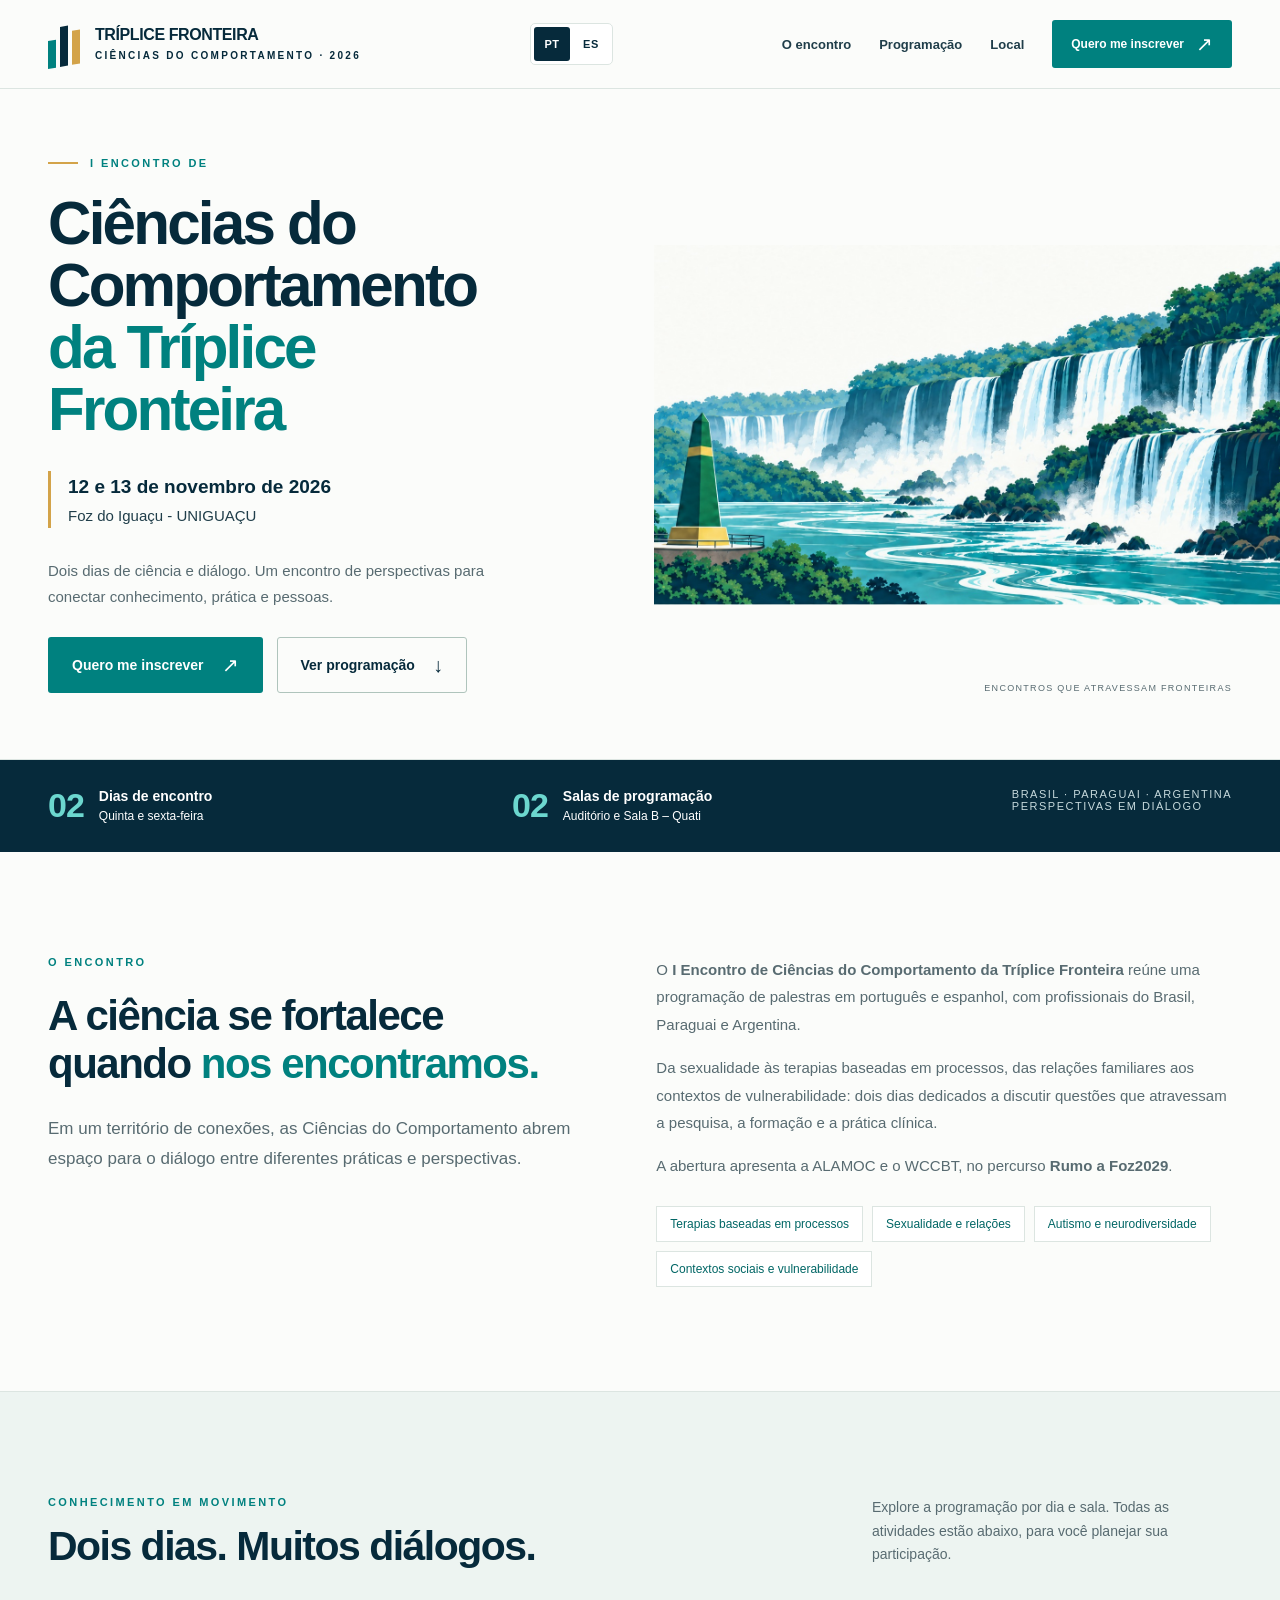
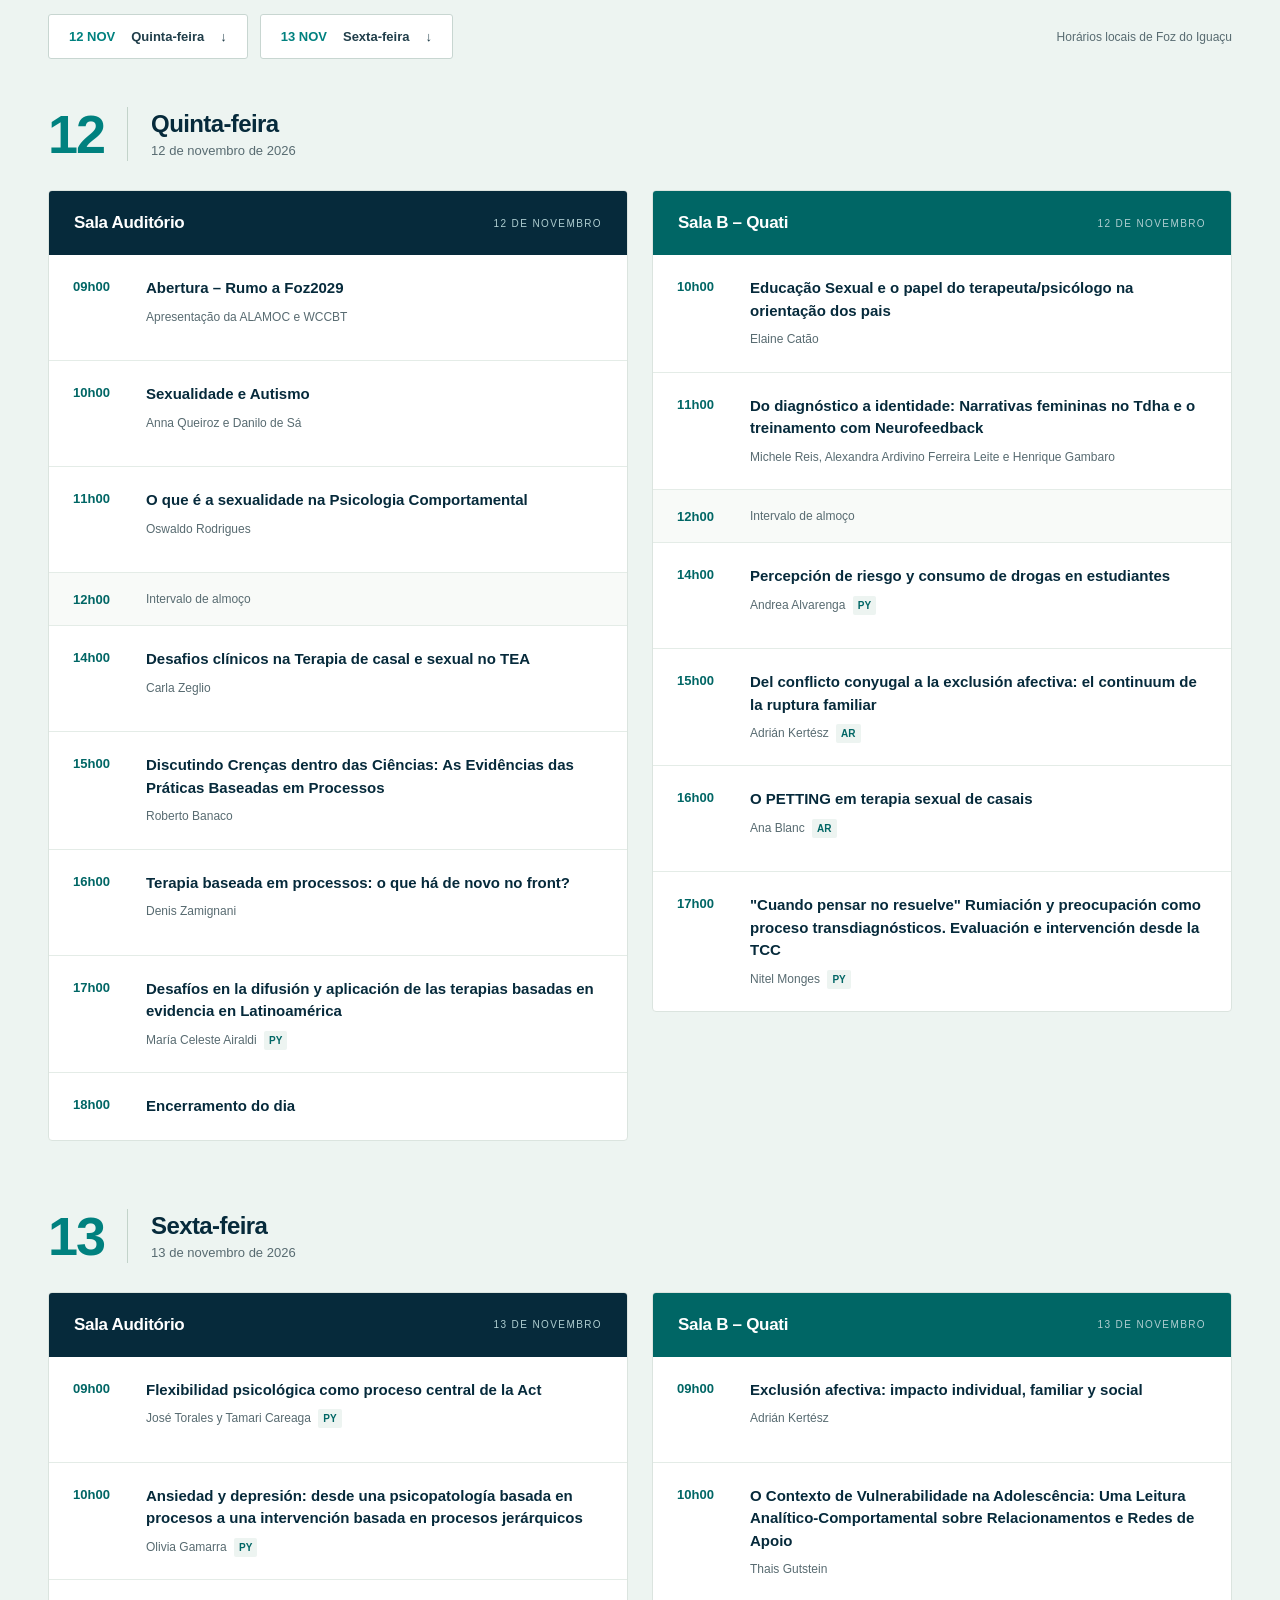
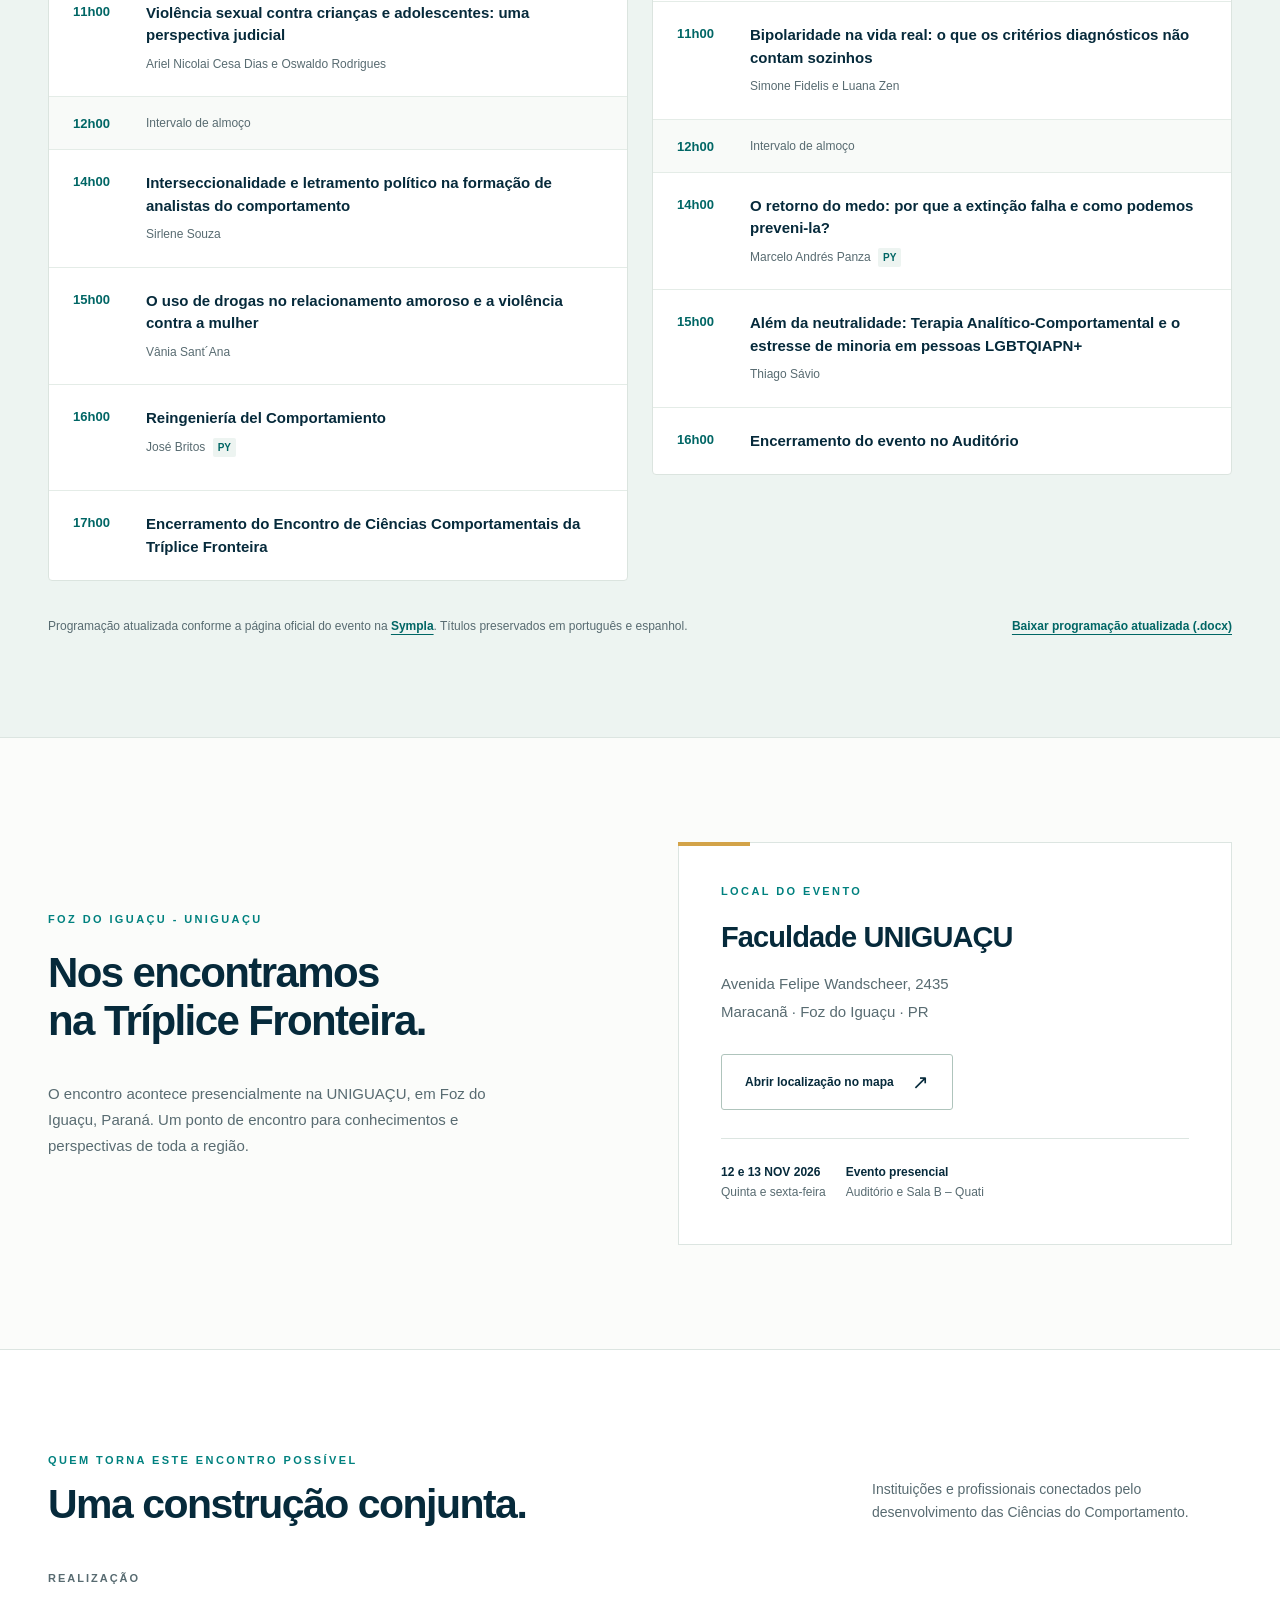
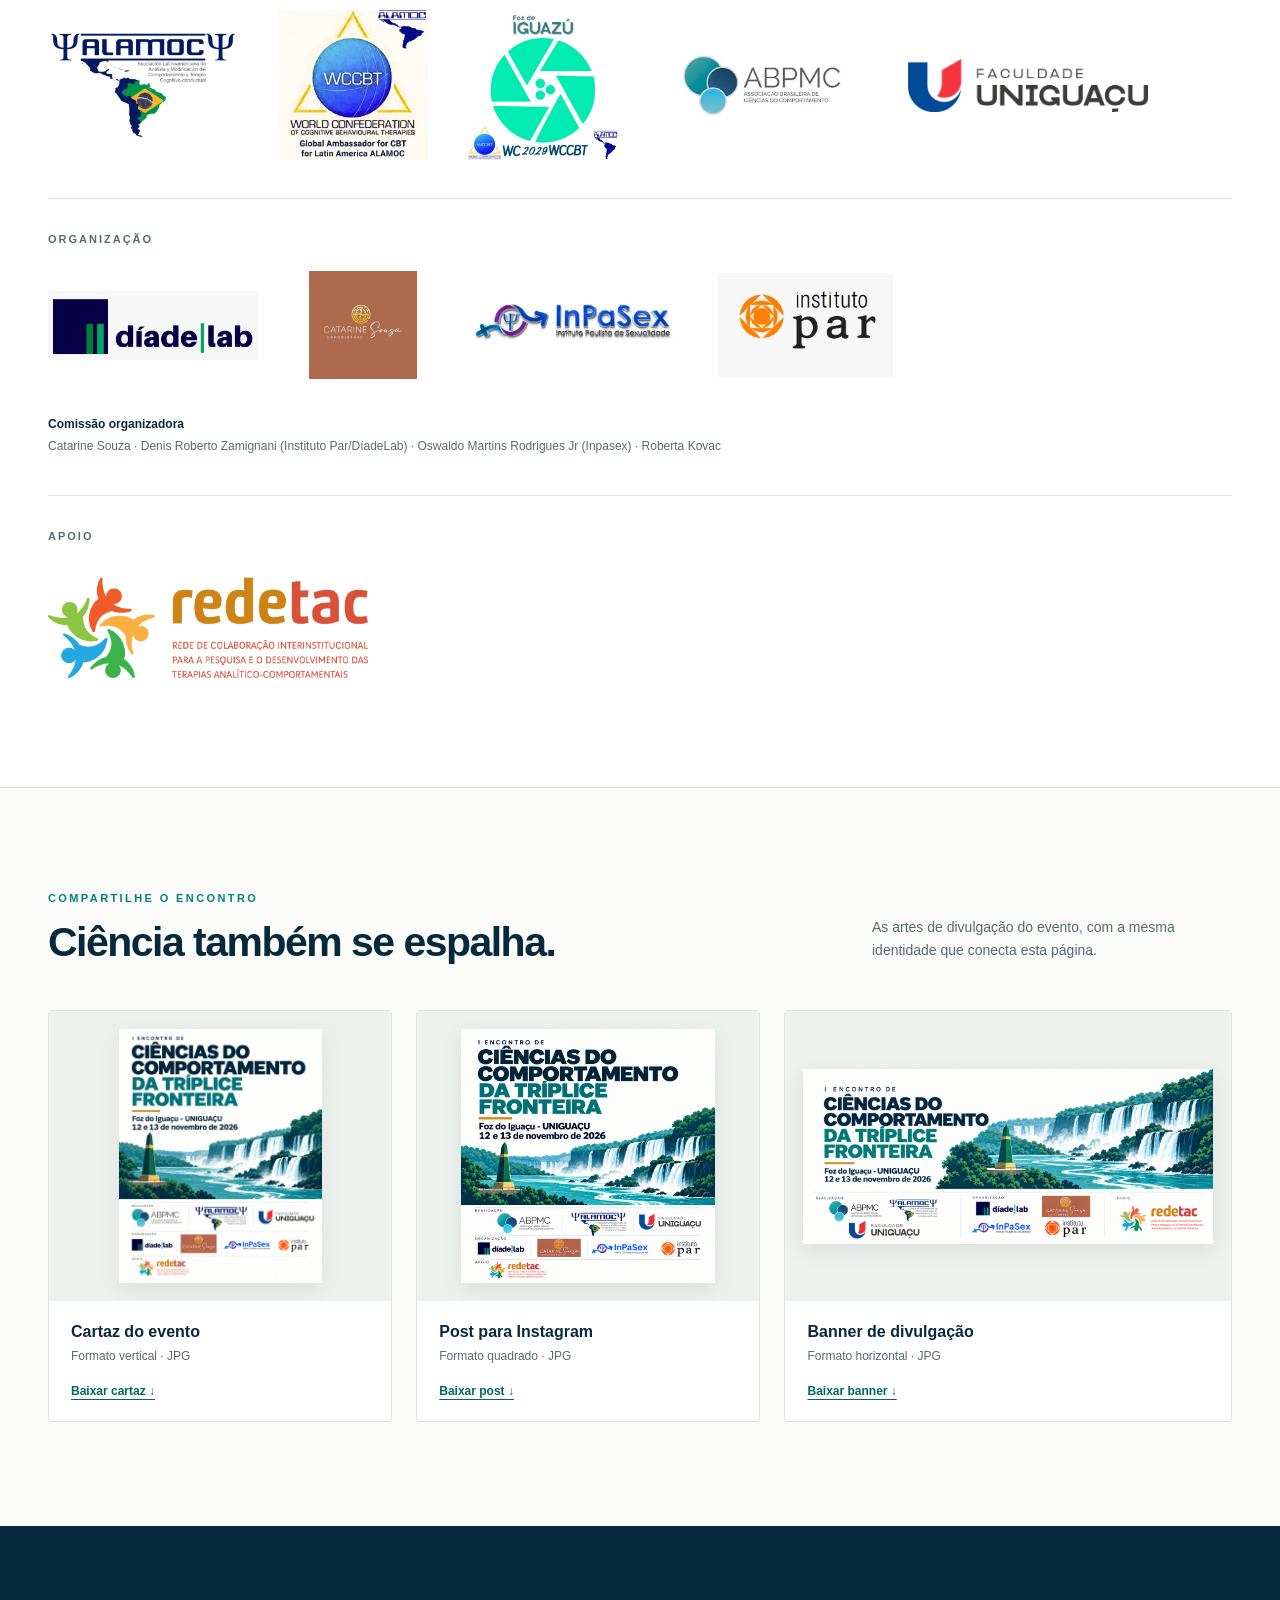
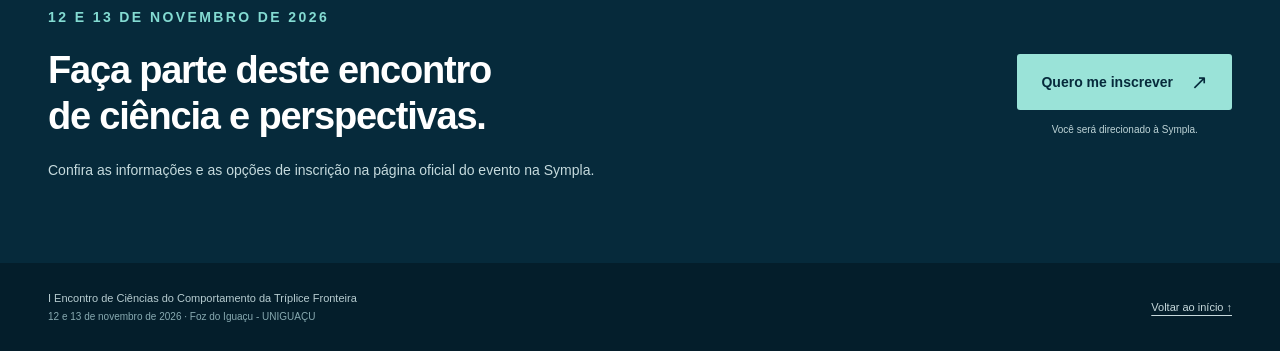
<file: index.html>
<!doctype html>
<html lang="pt-BR">
<head>
  <meta charset="utf-8">
  <meta name="viewport" content="width=device-width, initial-scale=1">
  <title>Encontro Tríplice Fronteira 2026 | Ciências do Comportamento</title>
  <meta name="description" content="I Encontro de Ciências do Comportamento da Tríplice Fronteira. 12 e 13 de novembro de 2026, na UNIGUAÇU, em Foz do Iguaçu. Confira a programação e inscreva-se.">
  <meta name="keywords" content="ciências do comportamento, Tríplice Fronteira, Foz do Iguaçu, UNIGUAÇU, terapias comportamentais, encontro 2026">
  <meta name="theme-color" content="#062a3b">
  <meta property="og:type" content="website">
  <meta property="og:locale" content="pt_BR">
  <meta property="og:site_name" content="Encontro Tríplice Fronteira 2026">
  <meta property="og:title" content="Encontro Tríplice Fronteira 2026 | Ciências do Comportamento">
  <meta property="og:description" content="Ciência e diálogo em Foz do Iguaçu. 12 e 13 de novembro de 2026, na UNIGUAÇU. Programação completa e inscrições pela Sympla.">
  <meta name="twitter:card" content="summary">
  <meta name="twitter:title" content="Encontro Tríplice Fronteira 2026">
  <meta name="twitter:description" content="12 e 13 de novembro de 2026, Foz do Iguaçu - UNIGUAÇU. Confira a programação e participe.">
  <link rel="canonical" href="https://dzamig.github.io/EncontroCCTF2026/">
  <link rel="alternate" hreflang="pt-BR" href="https://dzamig.github.io/EncontroCCTF2026/">
  <link rel="alternate" hreflang="es" href="https://dzamig.github.io/EncontroCCTF2026/es.html">
  <link rel="alternate" hreflang="x-default" href="https://dzamig.github.io/EncontroCCTF2026/">
  <meta property="og:url" content="https://dzamig.github.io/EncontroCCTF2026/">
  <meta property="og:locale:alternate" content="es_ES">
  <meta property="og:image" content="https://dzamig.github.io/EncontroCCTF2026/Website_Triplice_Fronteira_2026/public/assets/paisagem-foz.jpg">
  <meta property="og:image:alt" content="Marco das Três Fronteiras e Cataratas do Iguaçu">
  <meta name="twitter:image" content="https://dzamig.github.io/EncontroCCTF2026/Website_Triplice_Fronteira_2026/public/assets/paisagem-foz.jpg">
  <link rel="icon" type="image/webp" href="Website_Triplice_Fronteira_2026/public/assets/uniguacu.webp">
  <link rel="stylesheet" href="Website_Triplice_Fronteira_2026/public/styles.css">
  <link rel="preload" as="image" href="Website_Triplice_Fronteira_2026/public/assets/paisagem-foz.jpg">
  <script src="Website_Triplice_Fronteira_2026/public/site.js" defer></script>
</head>
<body>
  <a class="skip-link" href="#conteudo">Pular para o conteúdo</a>
  <header class="site-header">
    <div class="wrap header-inner">
      <a class="wordmark" href="#inicio" aria-label="Encontro Tríplice Fronteira 2026 — início">
        <span class="brand-symbol" aria-hidden="true"><i></i><i></i><i></i></span>
        <span class="brand-title">TRÍPLICE FRONTEIRA<small>CIÊNCIAS DO COMPORTAMENTO · 2026</small></span>
      </a>
      <nav class="language-switch" aria-label="Selecionar idioma">
        <a href="index.html" lang="pt-BR" hreflang="pt-BR" aria-label="Português" title="Português" aria-current="page">PT</a>
        <a href="es.html" lang="es" hreflang="es" aria-label="Español" title="Español">ES</a>
      </nav>
      <button class="menu-toggle" type="button" aria-controls="navegacao" aria-expanded="false" hidden>Menu</button>
      <nav class="navigation" id="navegacao" aria-label="Navegação principal">
        <a class="nav-link" href="#sobre">O encontro</a>
        <a class="nav-link" href="#programacao">Programação</a>
        <a class="nav-link" href="#local">Local</a>
        <a class="button small" href="https://www.sympla.com.br/evento/encontro-comportamental-da-triplice-fronteira/3581518?referrer=www.google.com&amp;referrer=www.google.com" target="_blank" rel="noopener noreferrer">Quero me inscrever <span class="arrow" aria-hidden="true">↗</span></a>
      </nav>
    </div>
  </header>
  <main id="conteudo">
    <section class="hero" id="inicio" aria-labelledby="titulo-evento">
      <div class="wrap hero-inner">
        <div class="hero-copy">
          <p class="eyebrow">I Encontro de</p>
          <h1 id="titulo-evento" aria-label="I Encontro de Ciências do Comportamento da Tríplice Fronteira"><span>Ciências do</span><span>Comportamento</span><span class="accent">da Tríplice</span><span class="accent">Fronteira</span></h1>
          <div class="hero-details"><strong>12 e 13 de novembro de 2026</strong><span>Foz do Iguaçu - UNIGUAÇU</span></div>
          <p class="hero-intro">Dois dias de ciência e diálogo. Um encontro de perspectivas para conectar conhecimento, prática e pessoas.</p>
          <div class="hero-actions">
            <a class="button" href="https://www.sympla.com.br/evento/encontro-comportamental-da-triplice-fronteira/3581518?referrer=www.google.com&amp;referrer=www.google.com" target="_blank" rel="noopener noreferrer">Quero me inscrever <span class="arrow" aria-hidden="true">↗</span></a>
            <a class="button secondary" href="#programacao">Ver programação <span class="arrow" aria-hidden="true">↓</span></a>
          </div>
        </div>
        <div class="hero-art">
          <img src="Website_Triplice_Fronteira_2026/public/assets/paisagem-foz.jpg" width="1458" height="790" alt="Ilustração dos cartazes do evento reunindo o Marco das Três Fronteiras e as Cataratas do Iguaçu" fetchpriority="high">
          <span class="art-caption">Encontros que atravessam fronteiras</span>
        </div>
      </div>
    </section>
    <div class="event-strip">
      <div class="wrap strip-inner">
        <div class="strip-item"><span class="strip-number">02</span><p><strong>Dias de encontro</strong>Quinta e sexta-feira</p></div>
        <div class="strip-item"><span class="strip-number">02</span><p><strong>Salas de programação</strong>Auditório e Sala B – Quati</p></div>
        <p class="strip-note">Brasil · Paraguai · Argentina<br>Perspectivas em diálogo</p>
      </div>
    </div>
    <section class="section" id="sobre" aria-labelledby="titulo-sobre">
      <div class="wrap about-layout">
        <div>
          <p class="eyebrow">O encontro</p>
          <h2 id="titulo-sobre">A ciência se fortalece<br>quando <em>nos encontramos.</em></h2>
          <p class="lead">Em um território de conexões, as Ciências do Comportamento abrem espaço para o diálogo entre diferentes práticas e perspectivas.</p>
        </div>
        <div class="about-copy">
          <p>O <strong>I Encontro de Ciências do Comportamento da Tríplice Fronteira</strong> reúne uma programação de palestras em português e espanhol, com profissionais do Brasil, Paraguai e Argentina.</p>
          <p>Da sexualidade às terapias baseadas em processos, das relações familiares aos contextos de vulnerabilidade: dois dias dedicados a discutir questões que atravessam a pesquisa, a formação e a prática clínica.</p>
          <p>A abertura apresenta a ALAMOC e o WCCBT, no percurso <strong>Rumo a Foz2029</strong>.</p>
          <ul class="theme-list" aria-label="Temas da programação"><li>Terapias baseadas em processos</li><li>Sexualidade e relações</li><li>Autismo e neurodiversidade</li><li>Contextos sociais e vulnerabilidade</li></ul>
        </div>
      </div>
    </section>
    <section class="section program" id="programacao" aria-labelledby="titulo-programacao">
      <div class="wrap">
        <div class="section-heading">
          <div><p class="eyebrow">Conhecimento em movimento</p><h2 id="titulo-programacao">Dois dias. Muitos diálogos.</h2></div>
          <p>Explore a programação por dia e sala. Todas as atividades estão abaixo, para você planejar sua participação.</p>
        </div>
        <nav class="program-nav" aria-label="Atalhos para os dias do evento"><a class="day-link" href="#dia12"><strong>12 NOV</strong> Quinta-feira <span aria-hidden="true">↓</span></a><a class="day-link" href="#dia13"><strong>13 NOV</strong> Sexta-feira <span aria-hidden="true">↓</span></a><span class="program-info">Horários locais de Foz do Iguaçu</span></nav>
        <div class="day-block">
          <div class="day-heading" id="dia12"><span class="day-number" aria-hidden="true">12</span><div><h3>Quinta-feira</h3><p>12 de novembro de 2026</p></div></div>
          <div class="rooms">
            <article class="room" aria-labelledby="audit12"><div class="room-heading"><h4 id="audit12">Sala Auditório</h4><span>12 de novembro</span></div>
              <ol class="sessions">
                <li class="session"><time datetime="2026-11-12T09:00:00-03:00">09h00</time><div><h5>Abertura – Rumo a Foz2029</h5><p>Apresentação da ALAMOC e WCCBT</p></div></li>
                <li class="session"><time datetime="2026-11-12T10:00:00-03:00">10h00</time><div><h5>Sexualidade e Autismo</h5><p>Anna Queiroz e Danilo de Sá</p></div></li>
                <li class="session"><time datetime="2026-11-12T11:00:00-03:00">11h00</time><div><h5>O que é a sexualidade na Psicologia Comportamental</h5><p>Oswaldo Rodrigues</p></div></li>
                <li class="session break"><time datetime="2026-11-12T12:00:00-03:00">12h00</time><div><h5>Intervalo de almoço</h5></div></li>
                <li class="session"><time datetime="2026-11-12T14:00:00-03:00">14h00</time><div><h5>Desafios clínicos na Terapia de casal e sexual no TEA</h5><p>Carla Zeglio</p></div></li>
                <li class="session"><time datetime="2026-11-12T15:00:00-03:00">15h00</time><div><h5>Discutindo Crenças dentro das Ciências: As Evidências das Práticas Baseadas em Processos</h5><p>Roberto Banaco</p></div></li>
                <li class="session"><time datetime="2026-11-12T16:00:00-03:00">16h00</time><div><h5>Terapia baseada em processos: o que há de novo no front?</h5><p>Denis Zamignani</p></div></li>
                <li class="session"><time datetime="2026-11-12T17:00:00-03:00">17h00</time><div><h5 lang="es">Desafíos en la difusión y aplicación de las terapias basadas en evidencia en Latinoamérica</h5><p>María Celeste Airaldi <span class="country" aria-label="Paraguai">PY</span></p></div></li>
                <li class="session closing"><time datetime="2026-11-12T18:00:00-03:00">18h00</time><div><h5>Encerramento do dia</h5></div></li>
              </ol>
            </article>
            <article class="room quati" aria-labelledby="quati12"><div class="room-heading"><h4 id="quati12">Sala B – Quati</h4><span>12 de novembro</span></div>
              <ol class="sessions">
                <li class="session"><time datetime="2026-11-12T10:00:00-03:00">10h00</time><div><h5>Educação Sexual e o papel do terapeuta/psicólogo na orientação dos pais</h5><p>Elaine Catão</p></div></li>
                <li class="session"><time datetime="2026-11-12T11:00:00-03:00">11h00</time><div><h5>Do diagnóstico a identidade: Narrativas femininas no Tdha e o treinamento com Neurofeedback</h5><p>Michele Reis, Alexandra Ardivino Ferreira Leite e Henrique Gambaro</p></div></li>
                <li class="session break"><time datetime="2026-11-12T12:00:00-03:00">12h00</time><div><h5>Intervalo de almoço</h5></div></li>
                <li class="session"><time datetime="2026-11-12T14:00:00-03:00">14h00</time><div><h5 lang="es">Percepción de riesgo y consumo de drogas en estudiantes</h5><p>Andrea Alvarenga <span class="country" aria-label="Paraguai">PY</span></p></div></li>
                <li class="session"><time datetime="2026-11-12T15:00:00-03:00">15h00</time><div><h5 lang="es">Del conflicto conyugal a la exclusión afectiva: el continuum de la ruptura familiar</h5><p>Adrián Kertész <span class="country" aria-label="Argentina">AR</span></p></div></li>
                <li class="session"><time datetime="2026-11-12T16:00:00-03:00">16h00</time><div><h5>O PETTING em terapia sexual de casais</h5><p>Ana Blanc <span class="country" aria-label="Argentina">AR</span></p></div></li>
                <li class="session"><time datetime="2026-11-12T17:00:00-03:00">17h00</time><div><h5 lang="es">&quot;Cuando pensar no resuelve&quot; Rumiación y preocupación como proceso transdiagnósticos. Evaluación e intervención desde la TCC</h5><p>Nitel Monges <span class="country" aria-label="Paraguai">PY</span></p></div></li>
              </ol>
            </article>
          </div>
        </div>
        <div class="day-block">
          <div class="day-heading" id="dia13"><span class="day-number" aria-hidden="true">13</span><div><h3>Sexta-feira</h3><p>13 de novembro de 2026</p></div></div>
          <div class="rooms">
            <article class="room" aria-labelledby="audit13"><div class="room-heading"><h4 id="audit13">Sala Auditório</h4><span>13 de novembro</span></div>
              <ol class="sessions">
                <li class="session"><time datetime="2026-11-13T09:00:00-03:00">09h00</time><div><h5 lang="es">Flexibilidad psicológica como proceso central de la Act</h5><p>José Torales y Tamari Careaga <span class="country" aria-label="Paraguai">PY</span></p></div></li>
                <li class="session"><time datetime="2026-11-13T10:00:00-03:00">10h00</time><div><h5 lang="es">Ansiedad y depresión: desde una psicopatología basada en procesos a una intervención basada en procesos jerárquicos</h5><p>Olivia Gamarra <span class="country" aria-label="Paraguai">PY</span></p></div></li>
                <li class="session"><time datetime="2026-11-13T11:00:00-03:00">11h00</time><div><h5>Violência sexual contra crianças e adolescentes: uma perspectiva judicial</h5><p>Ariel Nicolai Cesa Dias e Oswaldo Rodrigues</p></div></li>
                <li class="session break"><time datetime="2026-11-13T12:00:00-03:00">12h00</time><div><h5>Intervalo de almoço</h5></div></li>
                <li class="session"><time datetime="2026-11-13T14:00:00-03:00">14h00</time><div><h5>Interseccionalidade e letramento político na formação de analistas do comportamento</h5><p>Sirlene Souza</p></div></li>
                <li class="session"><time datetime="2026-11-13T15:00:00-03:00">15h00</time><div><h5>O uso de drogas no relacionamento amoroso e a violência contra a mulher</h5><p>Vânia Sant´Ana</p></div></li>
                <li class="session"><time datetime="2026-11-13T16:00:00-03:00">16h00</time><div><h5 lang="es">Reingeniería del Comportamiento</h5><p>José Britos <span class="country" aria-label="Paraguai">PY</span></p></div></li>
                <li class="session closing"><time datetime="2026-11-13T17:00:00-03:00">17h00</time><div><h5>Encerramento do Encontro de Ciências Comportamentais da Tríplice Fronteira</h5></div></li>
              </ol>
            </article>
            <article class="room quati" aria-labelledby="quati13"><div class="room-heading"><h4 id="quati13">Sala B – Quati</h4><span>13 de novembro</span></div>
              <ol class="sessions">
                <li class="session"><time datetime="2026-11-13T09:00:00-03:00">09h00</time><div><h5 lang="es">Exclusión afectiva: impacto individual, familiar y social</h5><p>Adrián Kertész</p></div></li>
                <li class="session"><time datetime="2026-11-13T10:00:00-03:00">10h00</time><div><h5>O Contexto de Vulnerabilidade na Adolescência: Uma Leitura Analítico-Comportamental sobre Relacionamentos e Redes de Apoio</h5><p>Thais Gutstein</p></div></li>
                <li class="session"><time datetime="2026-11-13T11:00:00-03:00">11h00</time><div><h5>Bipolaridade na vida real: o que os critérios diagnósticos não contam sozinhos</h5><p>Simone Fidelis e Luana Zen</p></div></li>
                <li class="session break"><time datetime="2026-11-13T12:00:00-03:00">12h00</time><div><h5>Intervalo de almoço</h5></div></li>
                <li class="session"><time datetime="2026-11-13T14:00:00-03:00">14h00</time><div><h5>O retorno do medo: por que a extinção falha e como podemos preveni-la?</h5><p>Marcelo Andrés Panza <span class="country" aria-label="Paraguai">PY</span></p></div></li>
                <li class="session"><time datetime="2026-11-13T15:00:00-03:00">15h00</time><div><h5>Além da neutralidade: Terapia Analítico-Comportamental e o estresse de minoria em pessoas LGBTQIAPN+</h5><p>Thiago Sávio</p></div></li>
                <li class="session closing"><time datetime="2026-11-13T16:00:00-03:00">16h00</time><div><h5>Encerramento do evento no Auditório</h5></div></li>
              </ol>
            </article>
          </div>
        </div>
        <div class="program-bottom"><span>Programação atualizada conforme a página oficial do evento na <a href="https://www.sympla.com.br/evento/encontro-comportamental-da-triplice-fronteira/3581518" target="_blank" rel="noopener noreferrer">Sympla</a>. Títulos preservados em português e espanhol.</span><a href="Website_Triplice_Fronteira_2026/public/assets/programacao.docx?v=20261105" download>Baixar programação atualizada (.docx)</a></div>
      </div>
    </section>
    <section class="section location" id="local" aria-labelledby="titulo-local">
      <div class="wrap location-layout">
        <div><p class="eyebrow">Foz do Iguaçu - UNIGUAÇU</p><h2 id="titulo-local">Nos encontramos<br>na Tríplice Fronteira.</h2><p class="lead">O encontro acontece presencialmente na UNIGUAÇU, em Foz do Iguaçu, Paraná. Um ponto de encontro para conhecimentos e perspectivas de toda a região.</p></div>
        <div class="location-panel"><p class="eyebrow">Local do evento</p><p class="venue">Faculdade UNIGUAÇU</p><address>Avenida Felipe Wandscheer, 2435<br>Maracanã · Foz do Iguaçu · PR</address><a class="button secondary" href="https://www.google.com/maps/search/?api=1&amp;query=UNIGUA%C3%87U%20Avenida%20Felipe%20Wandscheer%202435%20Foz%20do%20Igua%C3%A7u" target="_blank" rel="noopener noreferrer">Abrir localização no mapa <span class="arrow" aria-hidden="true">↗</span></a><div class="location-meta"><div><strong>12 e 13 NOV 2026</strong>Quinta e sexta-feira</div><div><strong>Evento presencial</strong>Auditório e Sala B – Quati</div></div></div>
      </div>
    </section>
    <section class="section institutions" id="instituicoes" aria-labelledby="titulo-instituicoes">
      <div class="wrap">
        <div class="section-heading"><div><p class="eyebrow">Quem torna este encontro possível</p><h2 id="titulo-instituicoes">Uma construção conjunta.</h2></div><p>Instituições e profissionais conectados pelo desenvolvimento das Ciências do Comportamento.</p></div>
        <div class="institution-group">
          <h3 class="institution-label">Realização</h3>
          <div class="logo-row">
            <figure class="logo-cell alamoc"><img src="Website_Triplice_Fronteira_2026/public/assets/alamoc.jpg" alt="ALAMOC — Associação Latinoamericana de Análise e Modificação do Comportamento e Terapias Cognitivo-Comportamentais" loading="lazy"></figure>
            <figure class="logo-cell congress"><img src="Website_Triplice_Fronteira_2026/public/assets/2029a.jpeg" width="472" height="472" alt="WCCBT — World Confederation of Cognitive Behavioural Therapies; Global Ambassador for CBT for Latin America ALAMOC" loading="lazy"></figure>
            <figure class="logo-cell congress"><img src="Website_Triplice_Fronteira_2026/public/assets/2029b.jpeg" width="472" height="472" alt="WC 2029 WCCBT — Foz do Iguaçu" loading="lazy"></figure>
            <figure class="logo-cell"><img src="Website_Triplice_Fronteira_2026/public/assets/abpmc.jpg" alt="ABPMC" loading="lazy"></figure>
            <figure class="logo-cell uniguacu"><img src="Website_Triplice_Fronteira_2026/public/assets/uniguacu.webp" alt="Faculdade UNIGUAÇU" loading="lazy"></figure>
          </div>
        </div>
        <div class="institution-group"><h3 class="institution-label">Organização</h3><div class="logo-row organization-row"><figure class="logo-cell"><img src="Website_Triplice_Fronteira_2026/public/assets/diade.jpg" alt="díadeLab" loading="lazy"></figure><figure class="logo-cell catarine"><img src="Website_Triplice_Fronteira_2026/public/assets/catarine.jpeg" alt="Catarine Sousa" loading="lazy"></figure><figure class="logo-cell"><img src="Website_Triplice_Fronteira_2026/public/assets/inpasex.jpg" alt="InPaSex — Instituto Paulista de Sexualidade" loading="lazy"></figure><figure class="logo-cell par"><img src="Website_Triplice_Fronteira_2026/public/assets/instituto-par.jpeg" alt="Instituto Par" loading="lazy"></figure></div><p class="committee"><strong>Comissão organizadora</strong><br>Catarine Souza · Denis Roberto Zamignani (Instituto Par/DíadeLab) · Oswaldo Martins Rodrigues Jr (Inpasex) · Roberta Kovac</p></div>
        <div class="institution-group"><h3 class="institution-label">Apoio</h3><div class="logo-row"><figure class="logo-cell redetac"><img src="Website_Triplice_Fronteira_2026/public/assets/redetac.png" alt="RedeTAC — Rede de Colaboração Interinstitucional para a Pesquisa e o Desenvolvimento das Terapias Analítico-Comportamentais" loading="lazy"></figure></div></div>
      </div>
    </section>
    <section class="section materials" id="materiais" aria-labelledby="titulo-materiais">
      <div class="wrap">
        <div class="section-heading"><div><p class="eyebrow">Compartilhe o encontro</p><h2 id="titulo-materiais">Ciência também se espalha.</h2></div><p>As artes de divulgação do evento, com a mesma identidade que conecta esta página.</p></div>
        <div class="material-grid">
          <article class="material-card"><div class="material-picture"><img src="Website_Triplice_Fronteira_2026/public/assets/cartaz-vertical.jpg" alt="Cartaz vertical do encontro com data de 12 e 13 de novembro de 2026 e logos das instituições" loading="lazy"></div><div class="material-caption"><h3>Cartaz do evento</h3><p>Formato vertical · JPG</p><a href="Website_Triplice_Fronteira_2026/public/assets/cartaz-vertical.jpg" download="Cartaz_Triplice_Fronteira_2026.jpg">Baixar cartaz <span aria-hidden="true">↓</span></a></div></article>
          <article class="material-card"><div class="material-picture"><img src="Website_Triplice_Fronteira_2026/public/assets/instagram.jpg" alt="Arte quadrada aprovada para divulgar o encontro no Instagram" loading="lazy"></div><div class="material-caption"><h3>Post para Instagram</h3><p>Formato quadrado · JPG</p><a href="Website_Triplice_Fronteira_2026/public/assets/instagram.jpg" download="Instagram_Triplice_Fronteira_2026.jpg">Baixar post <span aria-hidden="true">↓</span></a></div></article>
          <article class="material-card"><div class="material-picture"><img src="Website_Triplice_Fronteira_2026/public/assets/banner.jpg" alt="Banner horizontal aprovado do evento com ilustração das Cataratas e do Marco das Três Fronteiras" loading="lazy"></div><div class="material-caption"><h3>Banner de divulgação</h3><p>Formato horizontal · JPG</p><a href="Website_Triplice_Fronteira_2026/public/assets/banner.jpg" download="Banner_Triplice_Fronteira_2026.jpg">Baixar banner <span aria-hidden="true">↓</span></a></div></article>
        </div>
      </div>
    </section>
    <section class="registration" id="inscricoes" aria-labelledby="titulo-inscricoes">
      <div class="wrap registration-inner"><div><p class="eyebrow">12 e 13 de novembro de 2026</p><h2 id="titulo-inscricoes">Faça parte deste encontro<br>de ciência e perspectivas.</h2><p>Confira as informações e as opções de inscrição na página oficial do evento na Sympla.</p></div><div class="registration-action"><a class="button" href="https://www.sympla.com.br/evento/encontro-comportamental-da-triplice-fronteira/3581518?referrer=www.google.com&amp;referrer=www.google.com" target="_blank" rel="noopener noreferrer">Quero me inscrever <span class="arrow" aria-hidden="true">↗</span></a><small>Você será direcionado à Sympla.</small></div></div>
    </section>
  </main>
  <footer class="site-footer"><div class="wrap footer-inner"><p>I Encontro de Ciências do Comportamento da Tríplice Fronteira<span>12 e 13 de novembro de 2026 · Foz do Iguaçu - UNIGUAÇU</span></p><a href="#inicio">Voltar ao início ↑</a></div></footer>
</body>
</html>
</file>
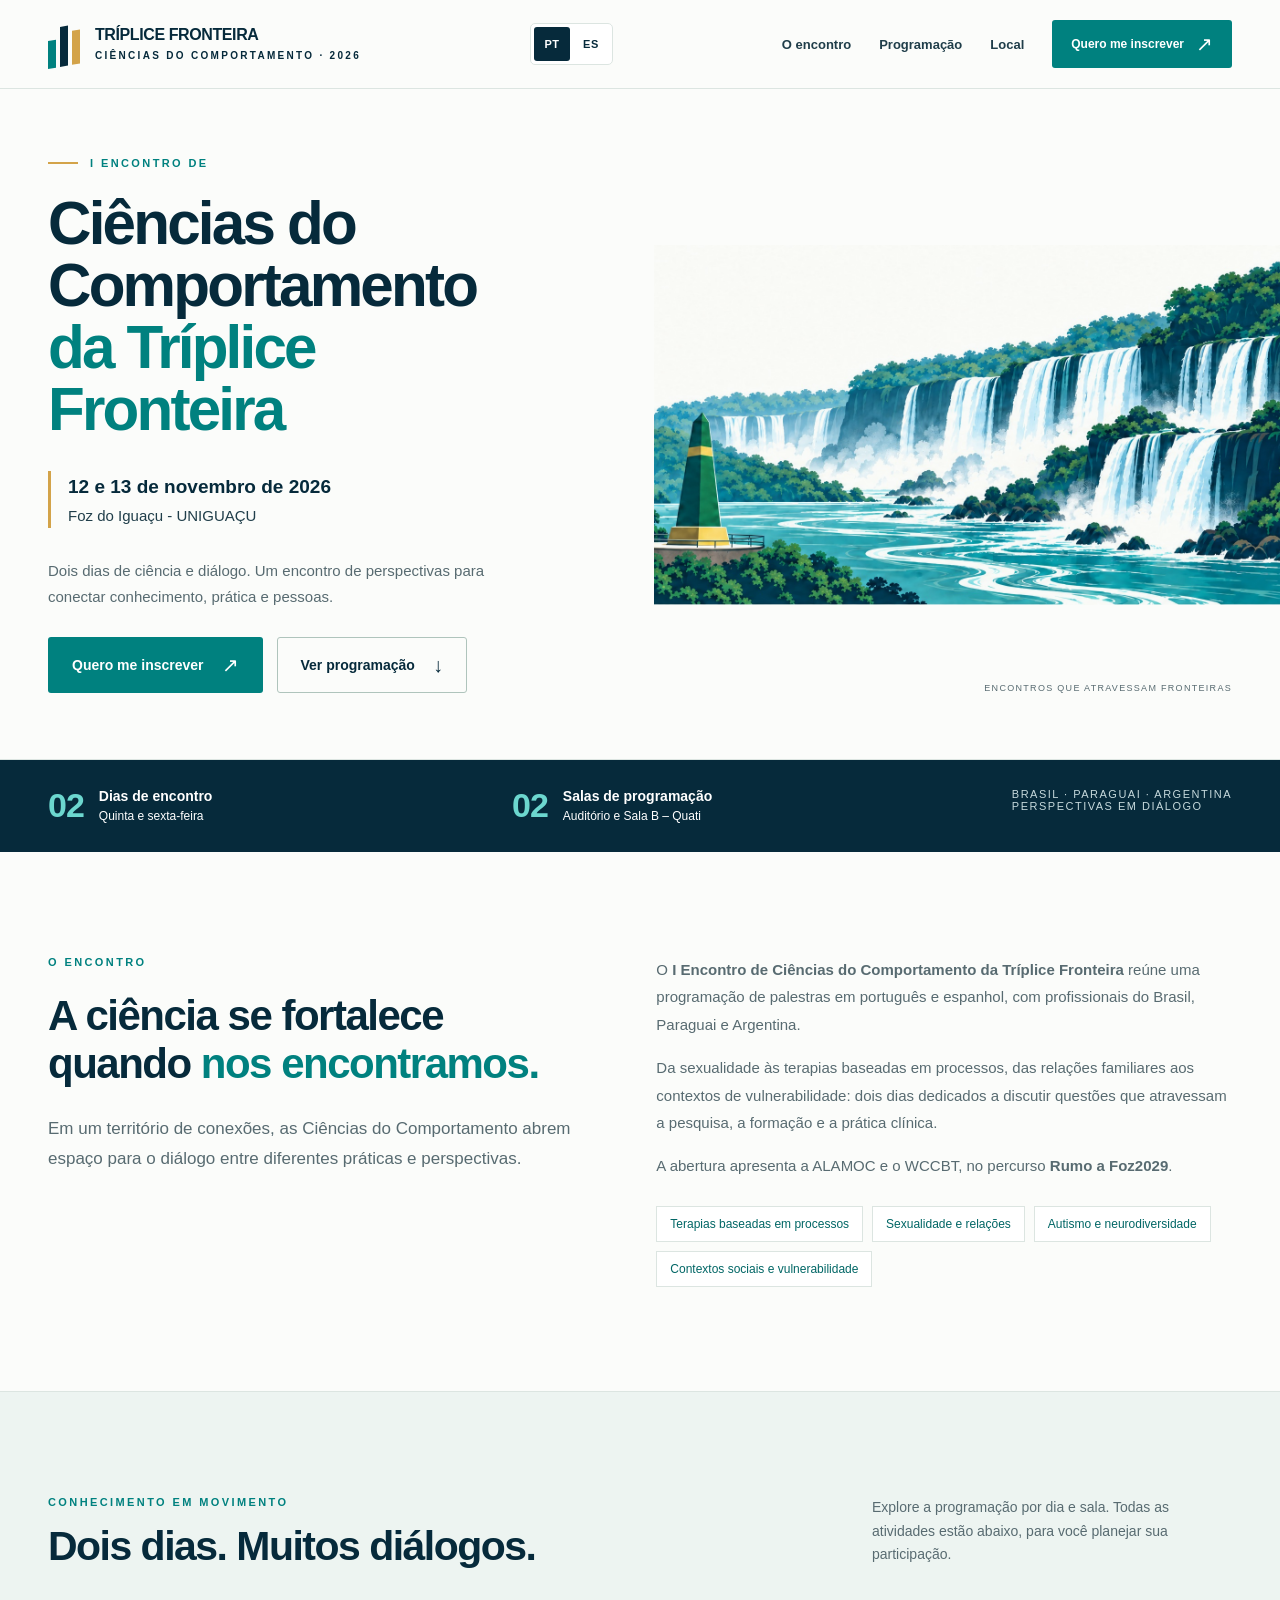
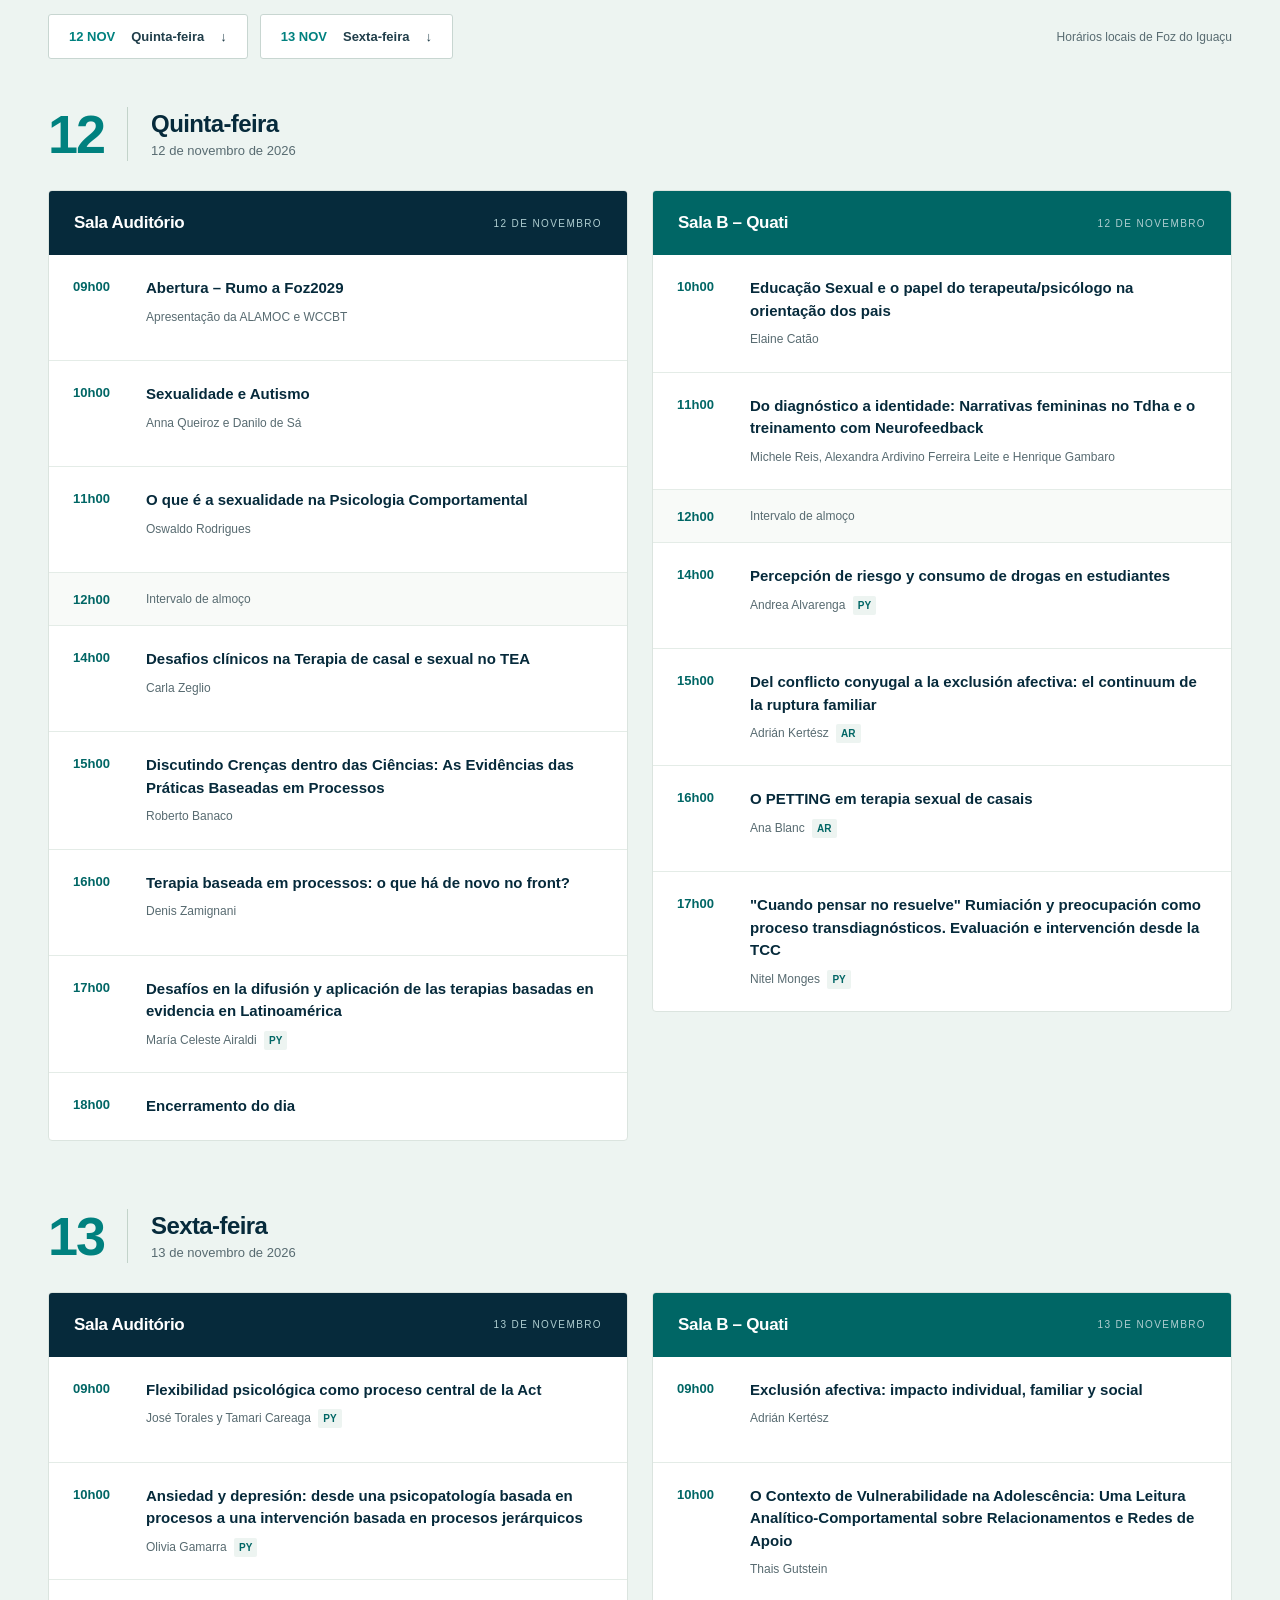
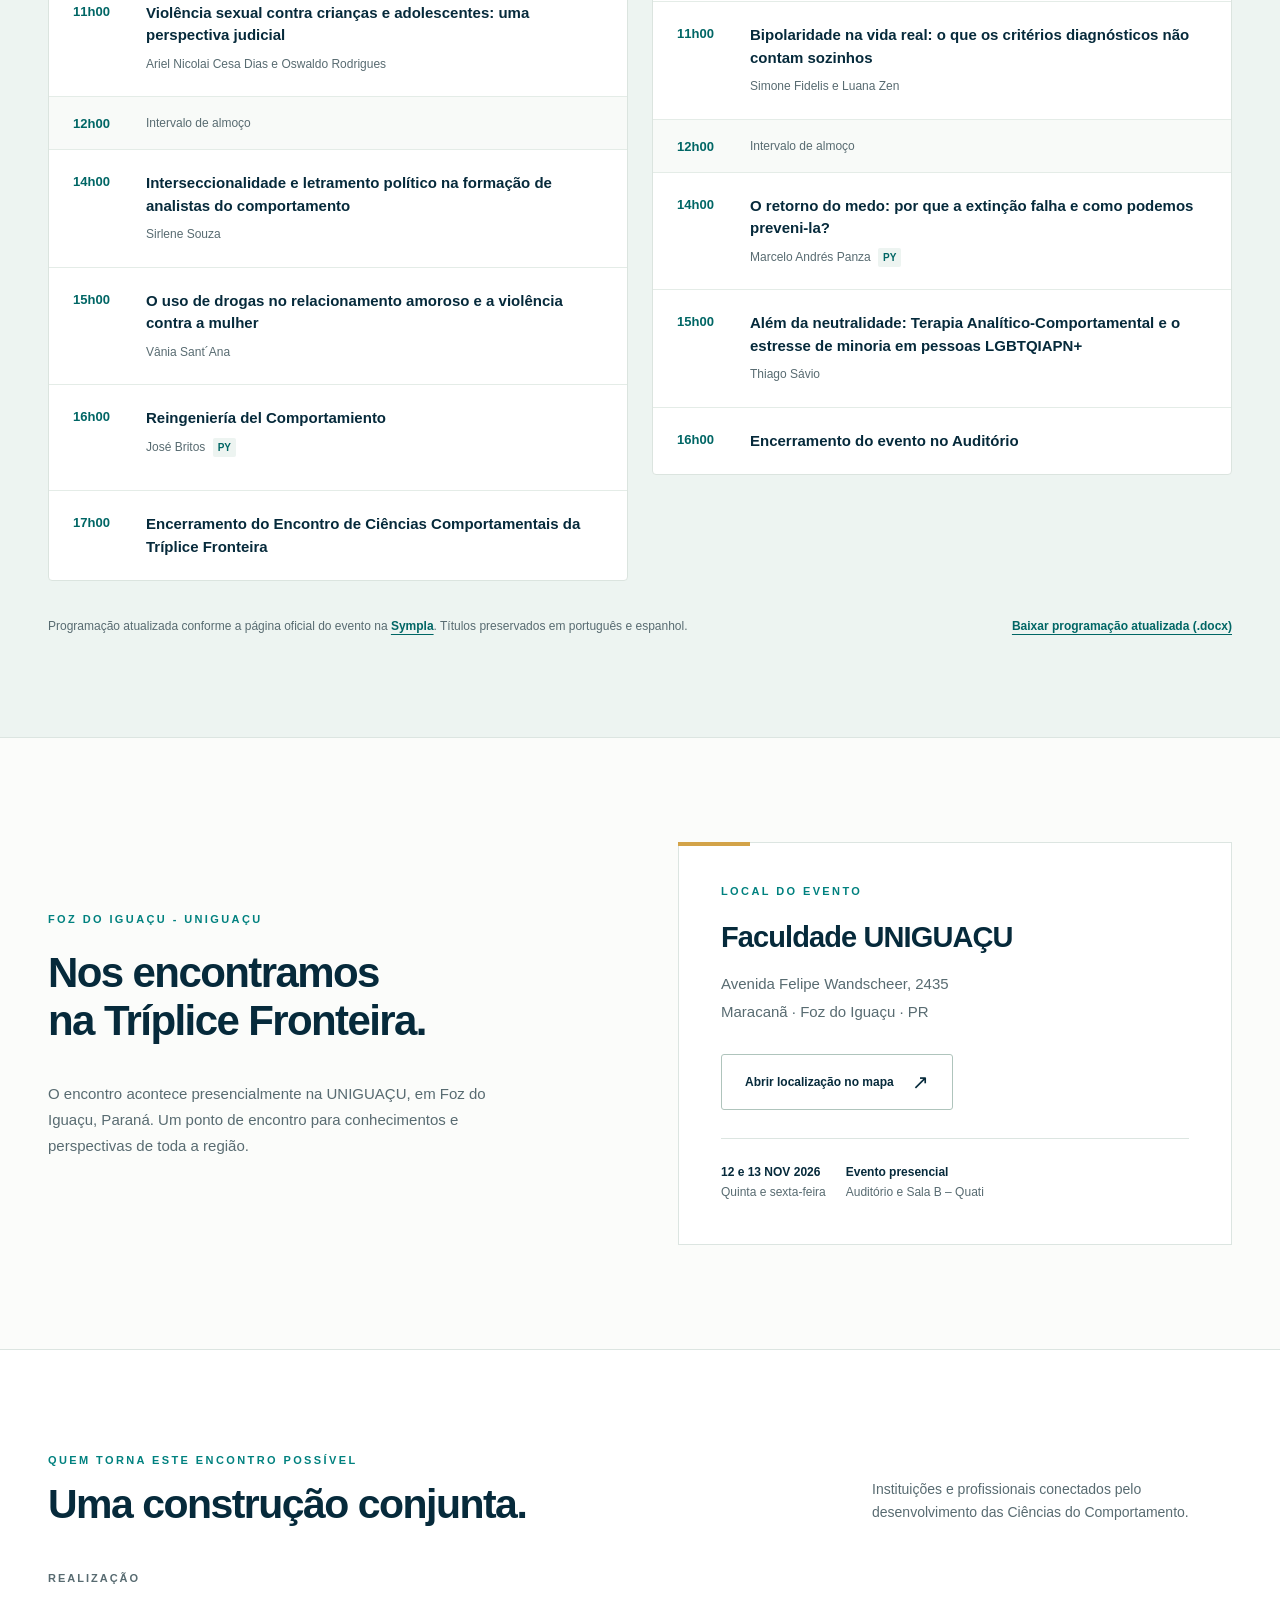
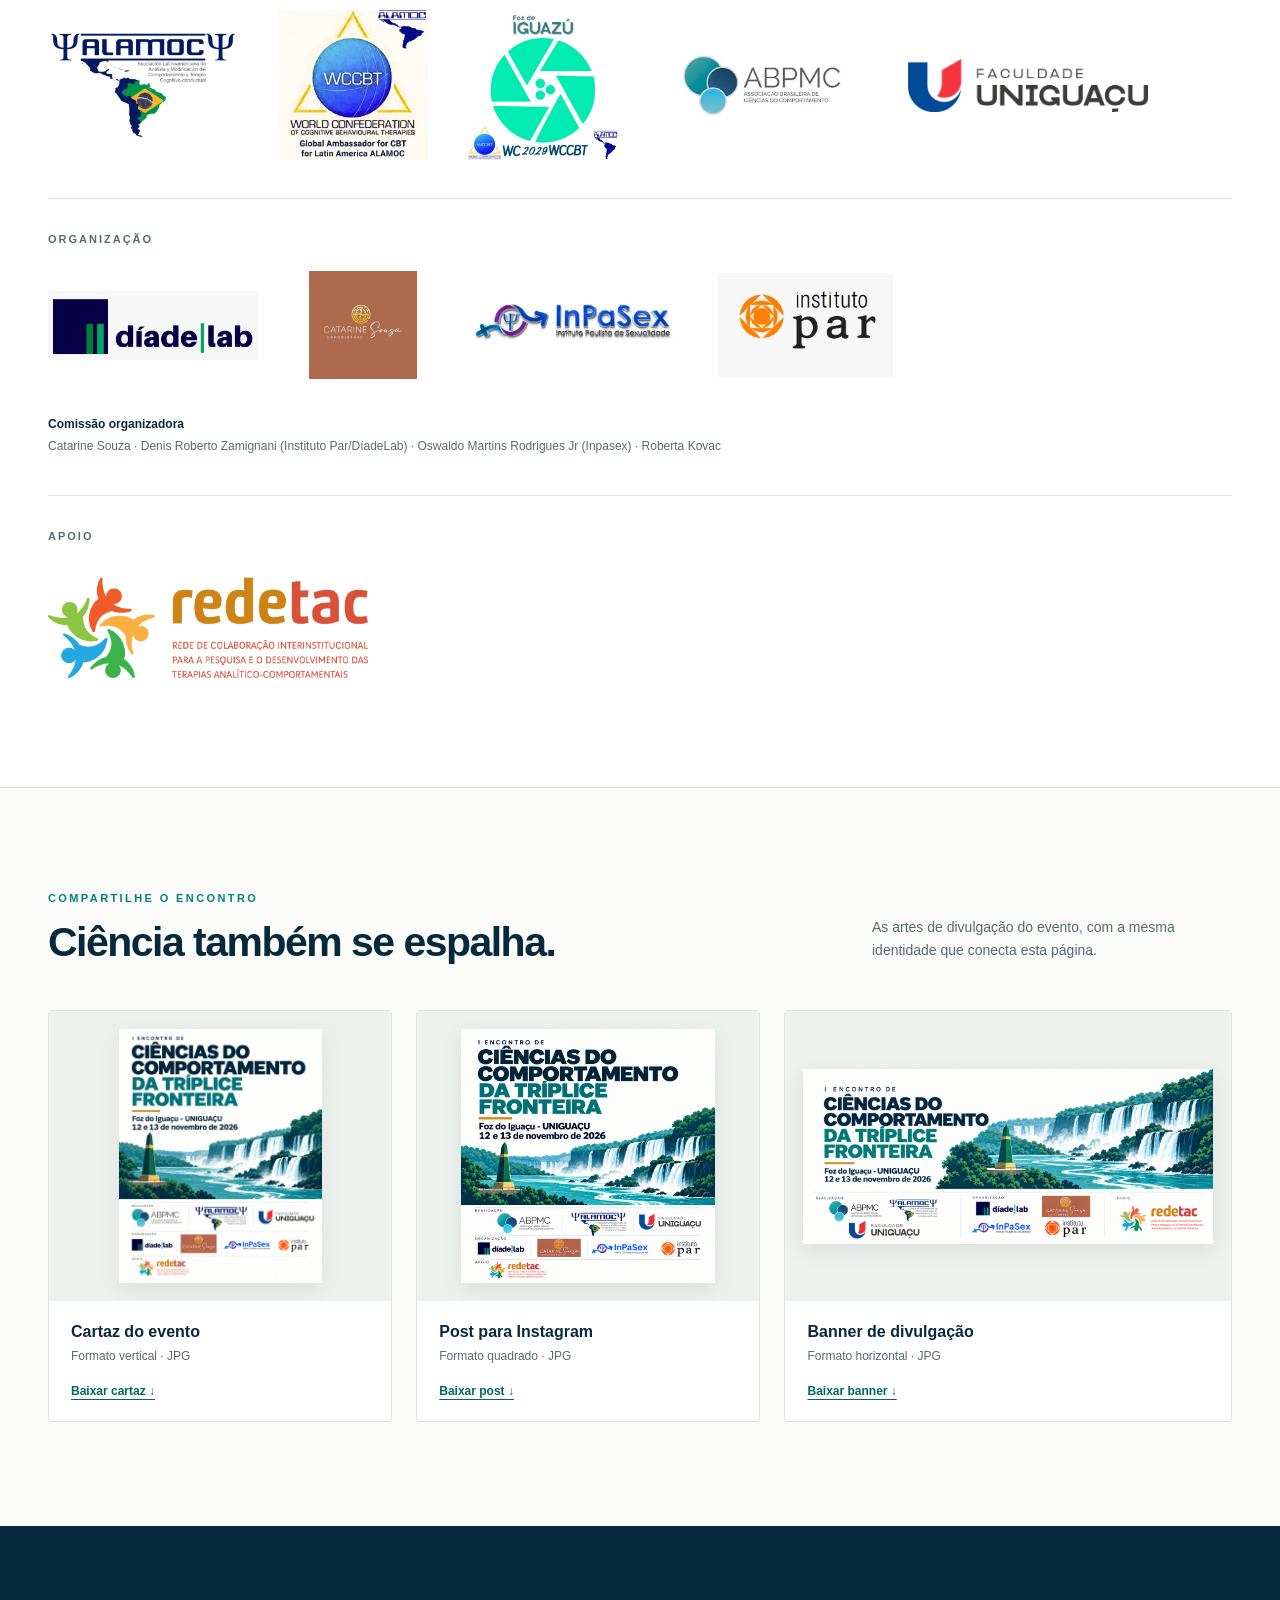
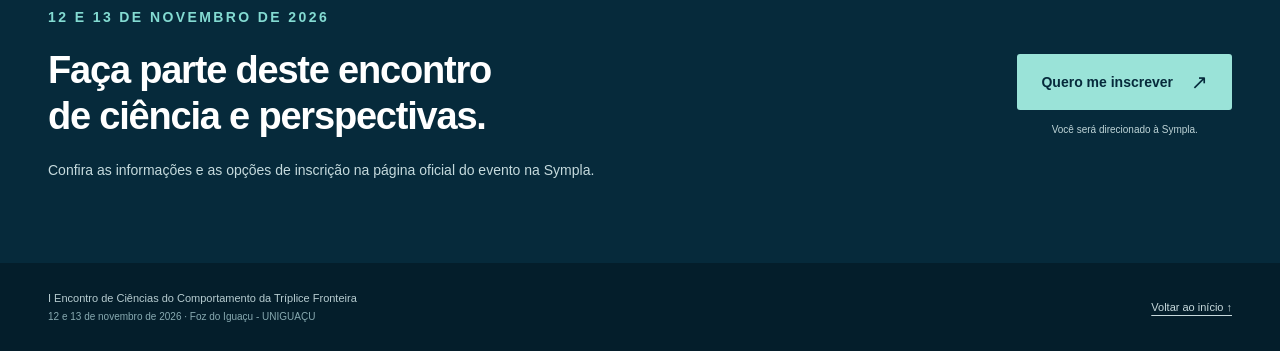
<file: Website_Triplice_Fronteira_2026/public/index.html>
<!doctype html>
<html lang="pt-BR">
<head>
  <meta charset="utf-8">
  <meta name="viewport" content="width=device-width, initial-scale=1">
  <title>Encontro Tríplice Fronteira 2026 | Ciências do Comportamento</title>
  <meta name="description" content="I Encontro de Ciências do Comportamento da Tríplice Fronteira. 12 e 13 de novembro de 2026, na UNIGUAÇU, em Foz do Iguaçu. Confira a programação e inscreva-se.">
  <meta name="keywords" content="ciências do comportamento, Tríplice Fronteira, Foz do Iguaçu, UNIGUAÇU, terapias comportamentais, encontro 2026">
  <meta name="theme-color" content="#062a3b">
  <meta property="og:type" content="website">
  <meta property="og:locale" content="pt_BR">
  <meta property="og:site_name" content="Encontro Tríplice Fronteira 2026">
  <meta property="og:title" content="Encontro Tríplice Fronteira 2026 | Ciências do Comportamento">
  <meta property="og:description" content="Ciência e diálogo em Foz do Iguaçu. 12 e 13 de novembro de 2026, na UNIGUAÇU. Programação completa e inscrições pela Sympla.">
  <meta name="twitter:card" content="summary">
  <meta name="twitter:title" content="Encontro Tríplice Fronteira 2026">
  <meta name="twitter:description" content="12 e 13 de novembro de 2026, Foz do Iguaçu - UNIGUAÇU. Confira a programação e participe.">
  <link rel="canonical" href="https://dzamig.github.io/EncontroCCTF2026/">
  <link rel="alternate" hreflang="pt-BR" href="https://dzamig.github.io/EncontroCCTF2026/">
  <link rel="alternate" hreflang="es" href="https://dzamig.github.io/EncontroCCTF2026/es.html">
  <link rel="alternate" hreflang="x-default" href="https://dzamig.github.io/EncontroCCTF2026/">
  <meta property="og:url" content="https://dzamig.github.io/EncontroCCTF2026/">
  <meta property="og:locale:alternate" content="es_ES">
  <meta property="og:image" content="https://dzamig.github.io/EncontroCCTF2026/Website_Triplice_Fronteira_2026/public/assets/paisagem-foz.jpg">
  <meta property="og:image:alt" content="Marco das Três Fronteiras e Cataratas do Iguaçu">
  <meta name="twitter:image" content="https://dzamig.github.io/EncontroCCTF2026/Website_Triplice_Fronteira_2026/public/assets/paisagem-foz.jpg">
  <link rel="icon" type="image/webp" href="assets/uniguacu.webp">
  <link rel="stylesheet" href="styles.css">
  <link rel="preload" as="image" href="assets/paisagem-foz.jpg">
  <script src="site.js" defer></script>
</head>
<body>
  <a class="skip-link" href="#conteudo">Pular para o conteúdo</a>
  <header class="site-header">
    <div class="wrap header-inner">
      <a class="wordmark" href="#inicio" aria-label="Encontro Tríplice Fronteira 2026 — início">
        <span class="brand-symbol" aria-hidden="true"><i></i><i></i><i></i></span>
        <span class="brand-title">TRÍPLICE FRONTEIRA<small>CIÊNCIAS DO COMPORTAMENTO · 2026</small></span>
      </a>
      <nav class="language-switch" aria-label="Selecionar idioma">
        <a href="index.html" lang="pt-BR" hreflang="pt-BR" aria-label="Português" title="Português" aria-current="page">PT</a>
        <a href="es.html" lang="es" hreflang="es" aria-label="Español" title="Español">ES</a>
      </nav>
      <button class="menu-toggle" type="button" aria-controls="navegacao" aria-expanded="false" hidden>Menu</button>
      <nav class="navigation" id="navegacao" aria-label="Navegação principal">
        <a class="nav-link" href="#sobre">O encontro</a>
        <a class="nav-link" href="#programacao">Programação</a>
        <a class="nav-link" href="#local">Local</a>
        <a class="button small" href="https://www.sympla.com.br/evento/encontro-comportamental-da-triplice-fronteira/3581518?referrer=www.google.com&amp;referrer=www.google.com" target="_blank" rel="noopener noreferrer">Quero me inscrever <span class="arrow" aria-hidden="true">↗</span></a>
      </nav>
    </div>
  </header>
  <main id="conteudo">
    <section class="hero" id="inicio" aria-labelledby="titulo-evento">
      <div class="wrap hero-inner">
        <div class="hero-copy">
          <p class="eyebrow">I Encontro de</p>
          <h1 id="titulo-evento" aria-label="I Encontro de Ciências do Comportamento da Tríplice Fronteira"><span>Ciências do</span><span>Comportamento</span><span class="accent">da Tríplice</span><span class="accent">Fronteira</span></h1>
          <div class="hero-details"><strong>12 e 13 de novembro de 2026</strong><span>Foz do Iguaçu - UNIGUAÇU</span></div>
          <p class="hero-intro">Dois dias de ciência e diálogo. Um encontro de perspectivas para conectar conhecimento, prática e pessoas.</p>
          <div class="hero-actions">
            <a class="button" href="https://www.sympla.com.br/evento/encontro-comportamental-da-triplice-fronteira/3581518?referrer=www.google.com&amp;referrer=www.google.com" target="_blank" rel="noopener noreferrer">Quero me inscrever <span class="arrow" aria-hidden="true">↗</span></a>
            <a class="button secondary" href="#programacao">Ver programação <span class="arrow" aria-hidden="true">↓</span></a>
          </div>
        </div>
        <div class="hero-art">
          <img src="assets/paisagem-foz.jpg" width="1458" height="790" alt="Ilustração dos cartazes do evento reunindo o Marco das Três Fronteiras e as Cataratas do Iguaçu" fetchpriority="high">
          <span class="art-caption">Encontros que atravessam fronteiras</span>
        </div>
      </div>
    </section>
    <div class="event-strip">
      <div class="wrap strip-inner">
        <div class="strip-item"><span class="strip-number">02</span><p><strong>Dias de encontro</strong>Quinta e sexta-feira</p></div>
        <div class="strip-item"><span class="strip-number">02</span><p><strong>Salas de programação</strong>Auditório e Sala B – Quati</p></div>
        <p class="strip-note">Brasil · Paraguai · Argentina<br>Perspectivas em diálogo</p>
      </div>
    </div>
    <section class="section" id="sobre" aria-labelledby="titulo-sobre">
      <div class="wrap about-layout">
        <div>
          <p class="eyebrow">O encontro</p>
          <h2 id="titulo-sobre">A ciência se fortalece<br>quando <em>nos encontramos.</em></h2>
          <p class="lead">Em um território de conexões, as Ciências do Comportamento abrem espaço para o diálogo entre diferentes práticas e perspectivas.</p>
        </div>
        <div class="about-copy">
          <p>O <strong>I Encontro de Ciências do Comportamento da Tríplice Fronteira</strong> reúne uma programação de palestras em português e espanhol, com profissionais do Brasil, Paraguai e Argentina.</p>
          <p>Da sexualidade às terapias baseadas em processos, das relações familiares aos contextos de vulnerabilidade: dois dias dedicados a discutir questões que atravessam a pesquisa, a formação e a prática clínica.</p>
          <p>A abertura apresenta a ALAMOC e o WCCBT, no percurso <strong>Rumo a Foz2029</strong>.</p>
          <ul class="theme-list" aria-label="Temas da programação"><li>Terapias baseadas em processos</li><li>Sexualidade e relações</li><li>Autismo e neurodiversidade</li><li>Contextos sociais e vulnerabilidade</li></ul>
        </div>
      </div>
    </section>
    <section class="section program" id="programacao" aria-labelledby="titulo-programacao">
      <div class="wrap">
        <div class="section-heading">
          <div><p class="eyebrow">Conhecimento em movimento</p><h2 id="titulo-programacao">Dois dias. Muitos diálogos.</h2></div>
          <p>Explore a programação por dia e sala. Todas as atividades estão abaixo, para você planejar sua participação.</p>
        </div>
        <nav class="program-nav" aria-label="Atalhos para os dias do evento"><a class="day-link" href="#dia12"><strong>12 NOV</strong> Quinta-feira <span aria-hidden="true">↓</span></a><a class="day-link" href="#dia13"><strong>13 NOV</strong> Sexta-feira <span aria-hidden="true">↓</span></a><span class="program-info">Horários locais de Foz do Iguaçu</span></nav>
        <div class="day-block">
          <div class="day-heading" id="dia12"><span class="day-number" aria-hidden="true">12</span><div><h3>Quinta-feira</h3><p>12 de novembro de 2026</p></div></div>
          <div class="rooms">
            <article class="room" aria-labelledby="audit12"><div class="room-heading"><h4 id="audit12">Sala Auditório</h4><span>12 de novembro</span></div>
              <ol class="sessions">
                <li class="session"><time datetime="2026-11-12T09:00:00-03:00">09h00</time><div><h5>Abertura – Rumo a Foz2029</h5><p>Apresentação da ALAMOC e WCCBT</p></div></li>
                <li class="session"><time datetime="2026-11-12T10:00:00-03:00">10h00</time><div><h5>Sexualidade e Autismo</h5><p>Anna Queiroz e Danilo de Sá</p></div></li>
                <li class="session"><time datetime="2026-11-12T11:00:00-03:00">11h00</time><div><h5>O que é a sexualidade na Psicologia Comportamental</h5><p>Oswaldo Rodrigues</p></div></li>
                <li class="session break"><time datetime="2026-11-12T12:00:00-03:00">12h00</time><div><h5>Intervalo de almoço</h5></div></li>
                <li class="session"><time datetime="2026-11-12T14:00:00-03:00">14h00</time><div><h5>Desafios clínicos na Terapia de casal e sexual no TEA</h5><p>Carla Zeglio</p></div></li>
                <li class="session"><time datetime="2026-11-12T15:00:00-03:00">15h00</time><div><h5>Discutindo Crenças dentro das Ciências: As Evidências das Práticas Baseadas em Processos</h5><p>Roberto Banaco</p></div></li>
                <li class="session"><time datetime="2026-11-12T16:00:00-03:00">16h00</time><div><h5>Terapia baseada em processos: o que há de novo no front?</h5><p>Denis Zamignani</p></div></li>
                <li class="session"><time datetime="2026-11-12T17:00:00-03:00">17h00</time><div><h5 lang="es">Desafíos en la difusión y aplicación de las terapias basadas en evidencia en Latinoamérica</h5><p>María Celeste Airaldi <span class="country" aria-label="Paraguai">PY</span></p></div></li>
                <li class="session closing"><time datetime="2026-11-12T18:00:00-03:00">18h00</time><div><h5>Encerramento do dia</h5></div></li>
              </ol>
            </article>
            <article class="room quati" aria-labelledby="quati12"><div class="room-heading"><h4 id="quati12">Sala B – Quati</h4><span>12 de novembro</span></div>
              <ol class="sessions">
                <li class="session"><time datetime="2026-11-12T10:00:00-03:00">10h00</time><div><h5>Educação Sexual e o papel do terapeuta/psicólogo na orientação dos pais</h5><p>Elaine Catão</p></div></li>
                <li class="session"><time datetime="2026-11-12T11:00:00-03:00">11h00</time><div><h5>Do diagnóstico a identidade: Narrativas femininas no Tdha e o treinamento com Neurofeedback</h5><p>Michele Reis, Alexandra Ardivino Ferreira Leite e Henrique Gambaro</p></div></li>
                <li class="session break"><time datetime="2026-11-12T12:00:00-03:00">12h00</time><div><h5>Intervalo de almoço</h5></div></li>
                <li class="session"><time datetime="2026-11-12T14:00:00-03:00">14h00</time><div><h5 lang="es">Percepción de riesgo y consumo de drogas en estudiantes</h5><p>Andrea Alvarenga <span class="country" aria-label="Paraguai">PY</span></p></div></li>
                <li class="session"><time datetime="2026-11-12T15:00:00-03:00">15h00</time><div><h5 lang="es">Del conflicto conyugal a la exclusión afectiva: el continuum de la ruptura familiar</h5><p>Adrián Kertész <span class="country" aria-label="Argentina">AR</span></p></div></li>
                <li class="session"><time datetime="2026-11-12T16:00:00-03:00">16h00</time><div><h5>O PETTING em terapia sexual de casais</h5><p>Ana Blanc <span class="country" aria-label="Argentina">AR</span></p></div></li>
                <li class="session"><time datetime="2026-11-12T17:00:00-03:00">17h00</time><div><h5 lang="es">&quot;Cuando pensar no resuelve&quot; Rumiación y preocupación como proceso transdiagnósticos. Evaluación e intervención desde la TCC</h5><p>Nitel Monges <span class="country" aria-label="Paraguai">PY</span></p></div></li>
              </ol>
            </article>
          </div>
        </div>
        <div class="day-block">
          <div class="day-heading" id="dia13"><span class="day-number" aria-hidden="true">13</span><div><h3>Sexta-feira</h3><p>13 de novembro de 2026</p></div></div>
          <div class="rooms">
            <article class="room" aria-labelledby="audit13"><div class="room-heading"><h4 id="audit13">Sala Auditório</h4><span>13 de novembro</span></div>
              <ol class="sessions">
                <li class="session"><time datetime="2026-11-13T09:00:00-03:00">09h00</time><div><h5 lang="es">Flexibilidad psicológica como proceso central de la Act</h5><p>José Torales y Tamari Careaga <span class="country" aria-label="Paraguai">PY</span></p></div></li>
                <li class="session"><time datetime="2026-11-13T10:00:00-03:00">10h00</time><div><h5 lang="es">Ansiedad y depresión: desde una psicopatología basada en procesos a una intervención basada en procesos jerárquicos</h5><p>Olivia Gamarra <span class="country" aria-label="Paraguai">PY</span></p></div></li>
                <li class="session"><time datetime="2026-11-13T11:00:00-03:00">11h00</time><div><h5>Violência sexual contra crianças e adolescentes: uma perspectiva judicial</h5><p>Ariel Nicolai Cesa Dias e Oswaldo Rodrigues</p></div></li>
                <li class="session break"><time datetime="2026-11-13T12:00:00-03:00">12h00</time><div><h5>Intervalo de almoço</h5></div></li>
                <li class="session"><time datetime="2026-11-13T14:00:00-03:00">14h00</time><div><h5>Interseccionalidade e letramento político na formação de analistas do comportamento</h5><p>Sirlene Souza</p></div></li>
                <li class="session"><time datetime="2026-11-13T15:00:00-03:00">15h00</time><div><h5>O uso de drogas no relacionamento amoroso e a violência contra a mulher</h5><p>Vânia Sant´Ana</p></div></li>
                <li class="session"><time datetime="2026-11-13T16:00:00-03:00">16h00</time><div><h5 lang="es">Reingeniería del Comportamiento</h5><p>José Britos <span class="country" aria-label="Paraguai">PY</span></p></div></li>
                <li class="session closing"><time datetime="2026-11-13T17:00:00-03:00">17h00</time><div><h5>Encerramento do Encontro de Ciências Comportamentais da Tríplice Fronteira</h5></div></li>
              </ol>
            </article>
            <article class="room quati" aria-labelledby="quati13"><div class="room-heading"><h4 id="quati13">Sala B – Quati</h4><span>13 de novembro</span></div>
              <ol class="sessions">
                <li class="session"><time datetime="2026-11-13T09:00:00-03:00">09h00</time><div><h5 lang="es">Exclusión afectiva: impacto individual, familiar y social</h5><p>Adrián Kertész</p></div></li>
                <li class="session"><time datetime="2026-11-13T10:00:00-03:00">10h00</time><div><h5>O Contexto de Vulnerabilidade na Adolescência: Uma Leitura Analítico-Comportamental sobre Relacionamentos e Redes de Apoio</h5><p>Thais Gutstein</p></div></li>
                <li class="session"><time datetime="2026-11-13T11:00:00-03:00">11h00</time><div><h5>Bipolaridade na vida real: o que os critérios diagnósticos não contam sozinhos</h5><p>Simone Fidelis e Luana Zen</p></div></li>
                <li class="session break"><time datetime="2026-11-13T12:00:00-03:00">12h00</time><div><h5>Intervalo de almoço</h5></div></li>
                <li class="session"><time datetime="2026-11-13T14:00:00-03:00">14h00</time><div><h5>O retorno do medo: por que a extinção falha e como podemos preveni-la?</h5><p>Marcelo Andrés Panza <span class="country" aria-label="Paraguai">PY</span></p></div></li>
                <li class="session"><time datetime="2026-11-13T15:00:00-03:00">15h00</time><div><h5>Além da neutralidade: Terapia Analítico-Comportamental e o estresse de minoria em pessoas LGBTQIAPN+</h5><p>Thiago Sávio</p></div></li>
                <li class="session closing"><time datetime="2026-11-13T16:00:00-03:00">16h00</time><div><h5>Encerramento do evento no Auditório</h5></div></li>
              </ol>
            </article>
          </div>
        </div>
        <div class="program-bottom"><span>Programação atualizada conforme a página oficial do evento na <a href="https://www.sympla.com.br/evento/encontro-comportamental-da-triplice-fronteira/3581518" target="_blank" rel="noopener noreferrer">Sympla</a>. Títulos preservados em português e espanhol.</span><a href="assets/programacao.docx?v=20261105" download>Baixar programação atualizada (.docx)</a></div>
      </div>
    </section>
    <section class="section location" id="local" aria-labelledby="titulo-local">
      <div class="wrap location-layout">
        <div><p class="eyebrow">Foz do Iguaçu - UNIGUAÇU</p><h2 id="titulo-local">Nos encontramos<br>na Tríplice Fronteira.</h2><p class="lead">O encontro acontece presencialmente na UNIGUAÇU, em Foz do Iguaçu, Paraná. Um ponto de encontro para conhecimentos e perspectivas de toda a região.</p></div>
        <div class="location-panel"><p class="eyebrow">Local do evento</p><p class="venue">Faculdade UNIGUAÇU</p><address>Avenida Felipe Wandscheer, 2435<br>Maracanã · Foz do Iguaçu · PR</address><a class="button secondary" href="https://www.google.com/maps/search/?api=1&amp;query=UNIGUA%C3%87U%20Avenida%20Felipe%20Wandscheer%202435%20Foz%20do%20Igua%C3%A7u" target="_blank" rel="noopener noreferrer">Abrir localização no mapa <span class="arrow" aria-hidden="true">↗</span></a><div class="location-meta"><div><strong>12 e 13 NOV 2026</strong>Quinta e sexta-feira</div><div><strong>Evento presencial</strong>Auditório e Sala B – Quati</div></div></div>
      </div>
    </section>
    <section class="section institutions" id="instituicoes" aria-labelledby="titulo-instituicoes">
      <div class="wrap">
        <div class="section-heading"><div><p class="eyebrow">Quem torna este encontro possível</p><h2 id="titulo-instituicoes">Uma construção conjunta.</h2></div><p>Instituições e profissionais conectados pelo desenvolvimento das Ciências do Comportamento.</p></div>
        <div class="institution-group">
          <h3 class="institution-label">Realização</h3>
          <div class="logo-row">
            <figure class="logo-cell alamoc"><img src="assets/alamoc.jpg" alt="ALAMOC — Associação Latinoamericana de Análise e Modificação do Comportamento e Terapias Cognitivo-Comportamentais" loading="lazy"></figure>
            <figure class="logo-cell congress"><img src="assets/2029a.jpeg" width="472" height="472" alt="WCCBT — World Confederation of Cognitive Behavioural Therapies; Global Ambassador for CBT for Latin America ALAMOC" loading="lazy"></figure>
            <figure class="logo-cell congress"><img src="assets/2029b.jpeg" width="472" height="472" alt="WC 2029 WCCBT — Foz do Iguaçu" loading="lazy"></figure>
            <figure class="logo-cell"><img src="assets/abpmc.jpg" alt="ABPMC" loading="lazy"></figure>
            <figure class="logo-cell uniguacu"><img src="assets/uniguacu.webp" alt="Faculdade UNIGUAÇU" loading="lazy"></figure>
          </div>
        </div>
        <div class="institution-group"><h3 class="institution-label">Organização</h3><div class="logo-row organization-row"><figure class="logo-cell"><img src="assets/diade.jpg" alt="díadeLab" loading="lazy"></figure><figure class="logo-cell catarine"><img src="assets/catarine.jpeg" alt="Catarine Sousa" loading="lazy"></figure><figure class="logo-cell"><img src="assets/inpasex.jpg" alt="InPaSex — Instituto Paulista de Sexualidade" loading="lazy"></figure><figure class="logo-cell par"><img src="assets/instituto-par.jpeg" alt="Instituto Par" loading="lazy"></figure></div><p class="committee"><strong>Comissão organizadora</strong><br>Catarine Souza · Denis Roberto Zamignani (Instituto Par/DíadeLab) · Oswaldo Martins Rodrigues Jr (Inpasex) · Roberta Kovac</p></div>
        <div class="institution-group"><h3 class="institution-label">Apoio</h3><div class="logo-row"><figure class="logo-cell redetac"><img src="assets/redetac.png" alt="RedeTAC — Rede de Colaboração Interinstitucional para a Pesquisa e o Desenvolvimento das Terapias Analítico-Comportamentais" loading="lazy"></figure></div></div>
      </div>
    </section>
    <section class="section materials" id="materiais" aria-labelledby="titulo-materiais">
      <div class="wrap">
        <div class="section-heading"><div><p class="eyebrow">Compartilhe o encontro</p><h2 id="titulo-materiais">Ciência também se espalha.</h2></div><p>As artes de divulgação do evento, com a mesma identidade que conecta esta página.</p></div>
        <div class="material-grid">
          <article class="material-card"><div class="material-picture"><img src="assets/cartaz-vertical.jpg" alt="Cartaz vertical do encontro com data de 12 e 13 de novembro de 2026 e logos das instituições" loading="lazy"></div><div class="material-caption"><h3>Cartaz do evento</h3><p>Formato vertical · JPG</p><a href="assets/cartaz-vertical.jpg" download="Cartaz_Triplice_Fronteira_2026.jpg">Baixar cartaz <span aria-hidden="true">↓</span></a></div></article>
          <article class="material-card"><div class="material-picture"><img src="assets/instagram.jpg" alt="Arte quadrada aprovada para divulgar o encontro no Instagram" loading="lazy"></div><div class="material-caption"><h3>Post para Instagram</h3><p>Formato quadrado · JPG</p><a href="assets/instagram.jpg" download="Instagram_Triplice_Fronteira_2026.jpg">Baixar post <span aria-hidden="true">↓</span></a></div></article>
          <article class="material-card"><div class="material-picture"><img src="assets/banner.jpg" alt="Banner horizontal aprovado do evento com ilustração das Cataratas e do Marco das Três Fronteiras" loading="lazy"></div><div class="material-caption"><h3>Banner de divulgação</h3><p>Formato horizontal · JPG</p><a href="assets/banner.jpg" download="Banner_Triplice_Fronteira_2026.jpg">Baixar banner <span aria-hidden="true">↓</span></a></div></article>
        </div>
      </div>
    </section>
    <section class="registration" id="inscricoes" aria-labelledby="titulo-inscricoes">
      <div class="wrap registration-inner"><div><p class="eyebrow">12 e 13 de novembro de 2026</p><h2 id="titulo-inscricoes">Faça parte deste encontro<br>de ciência e perspectivas.</h2><p>Confira as informações e as opções de inscrição na página oficial do evento na Sympla.</p></div><div class="registration-action"><a class="button" href="https://www.sympla.com.br/evento/encontro-comportamental-da-triplice-fronteira/3581518?referrer=www.google.com&amp;referrer=www.google.com" target="_blank" rel="noopener noreferrer">Quero me inscrever <span class="arrow" aria-hidden="true">↗</span></a><small>Você será direcionado à Sympla.</small></div></div>
    </section>
  </main>
  <footer class="site-footer"><div class="wrap footer-inner"><p>I Encontro de Ciências do Comportamento da Tríplice Fronteira<span>12 e 13 de novembro de 2026 · Foz do Iguaçu - UNIGUAÇU</span></p><a href="#inicio">Voltar ao início ↑</a></div></footer>
</body>
</html>
</file>
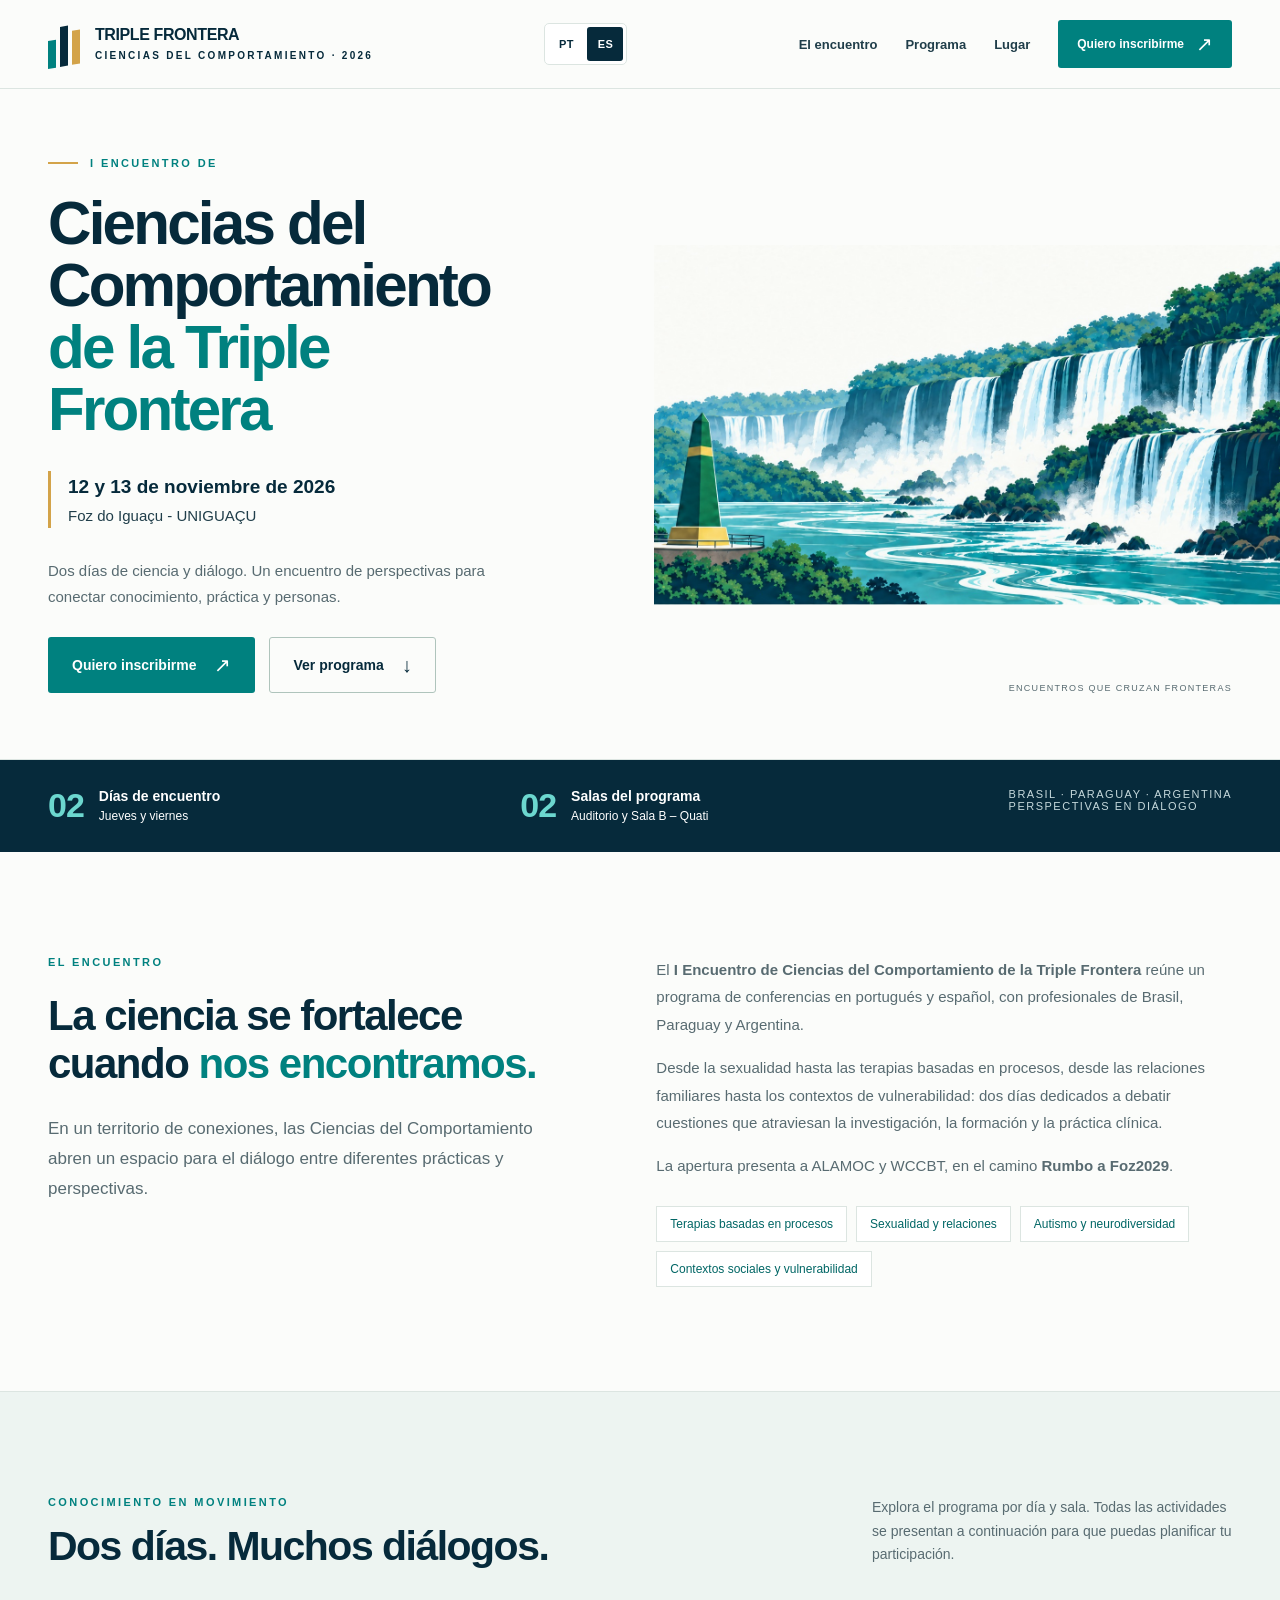
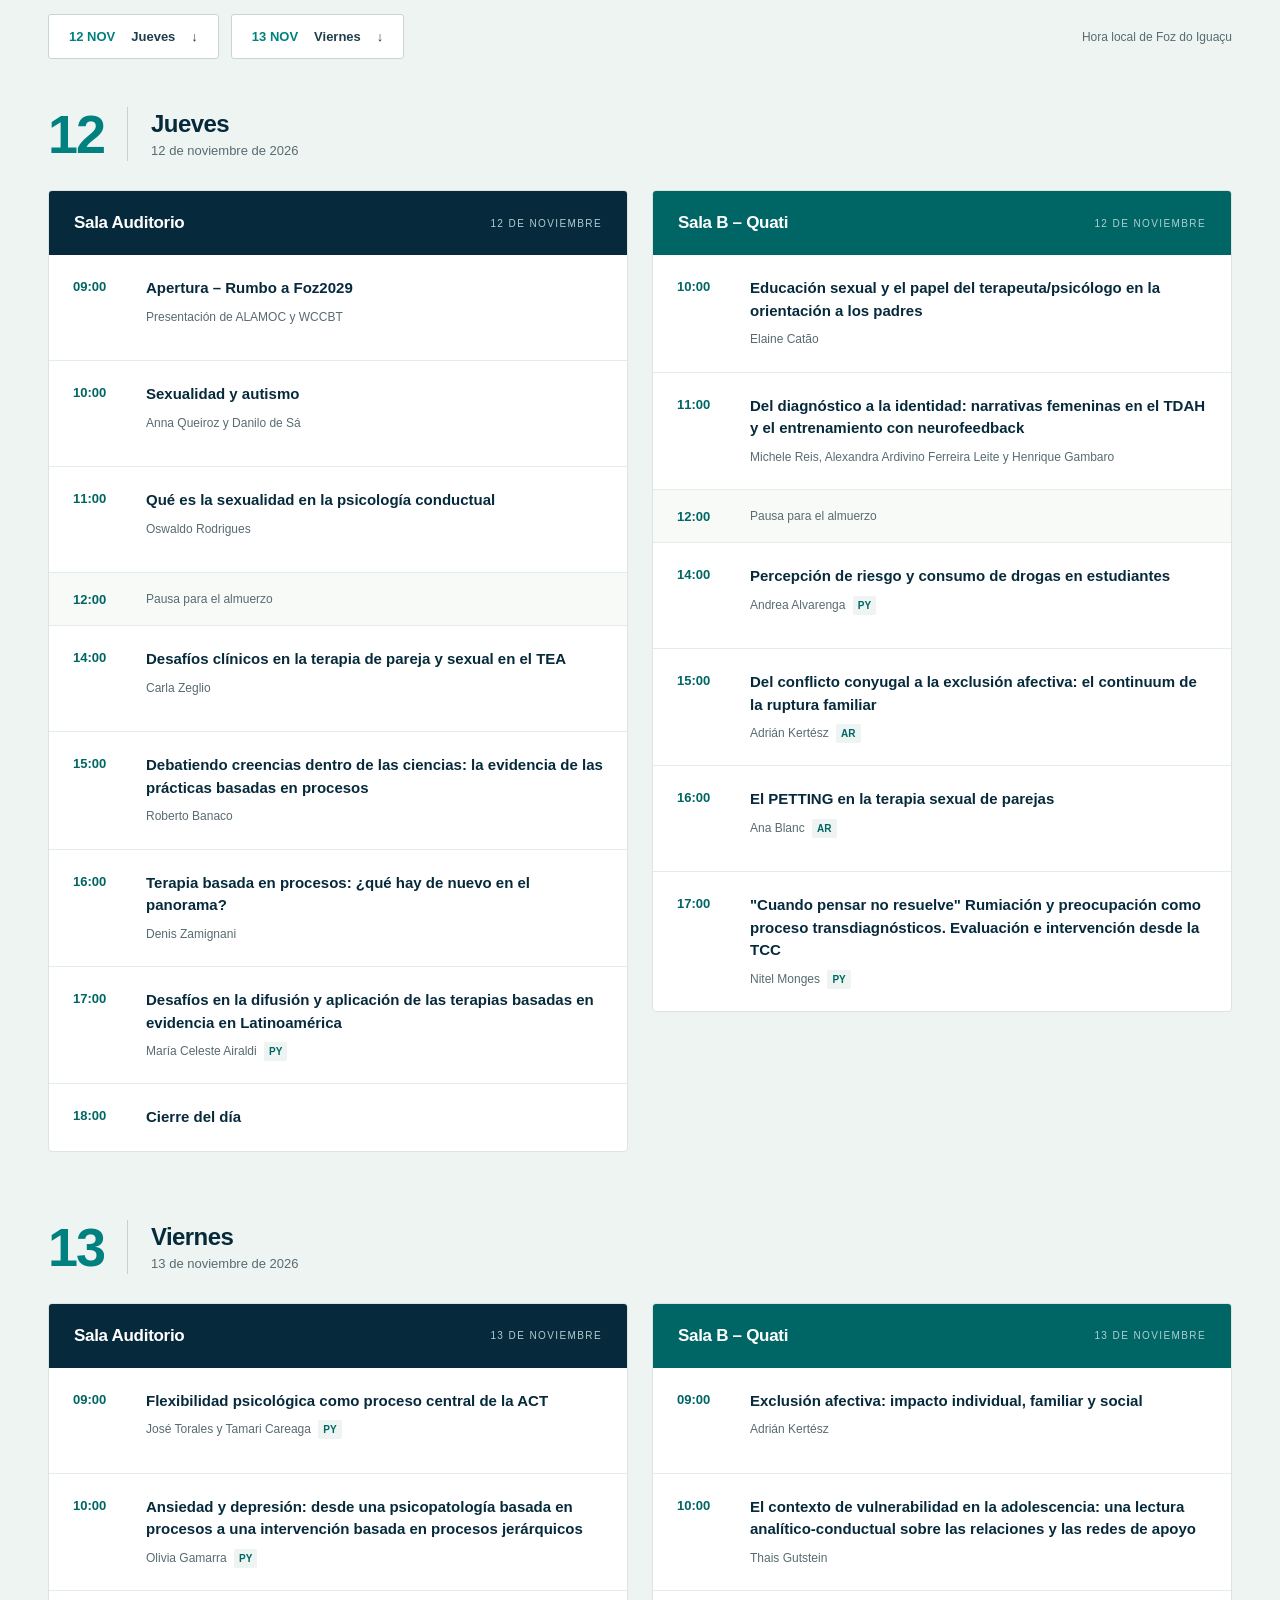
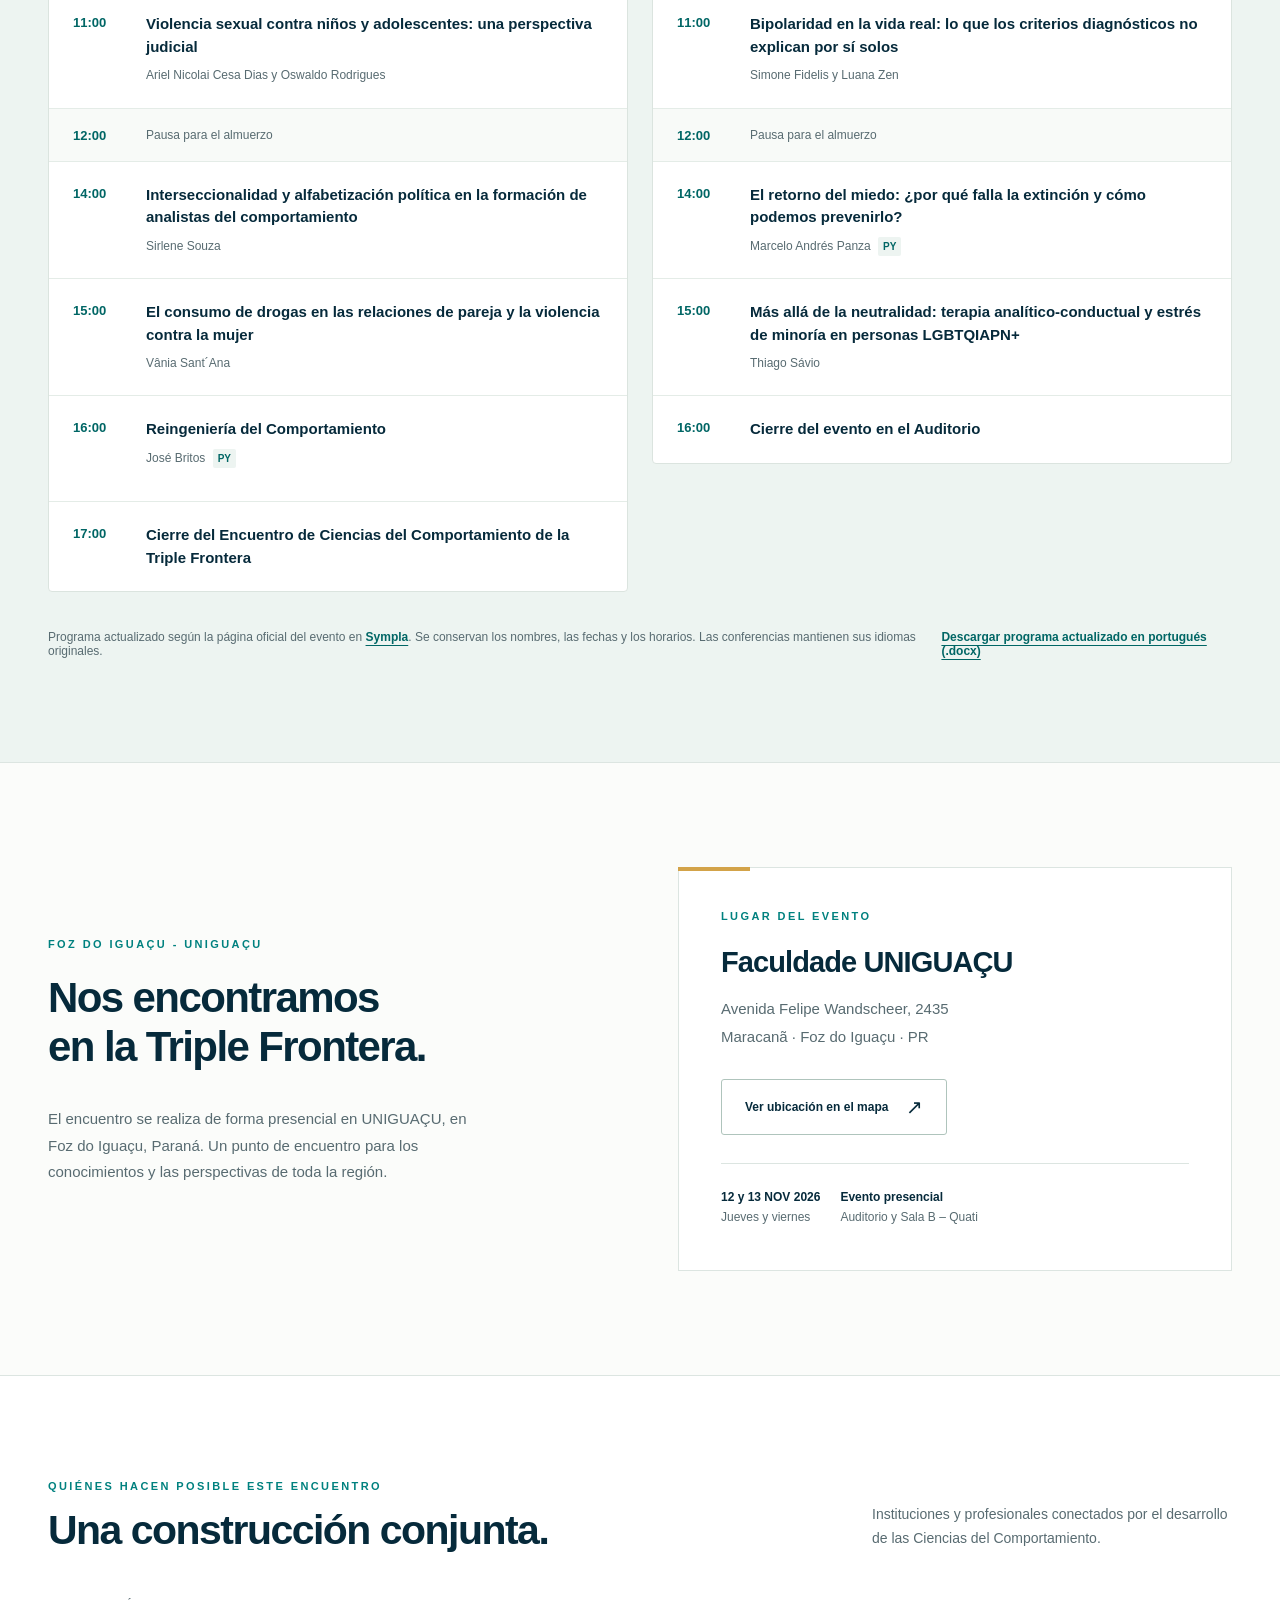
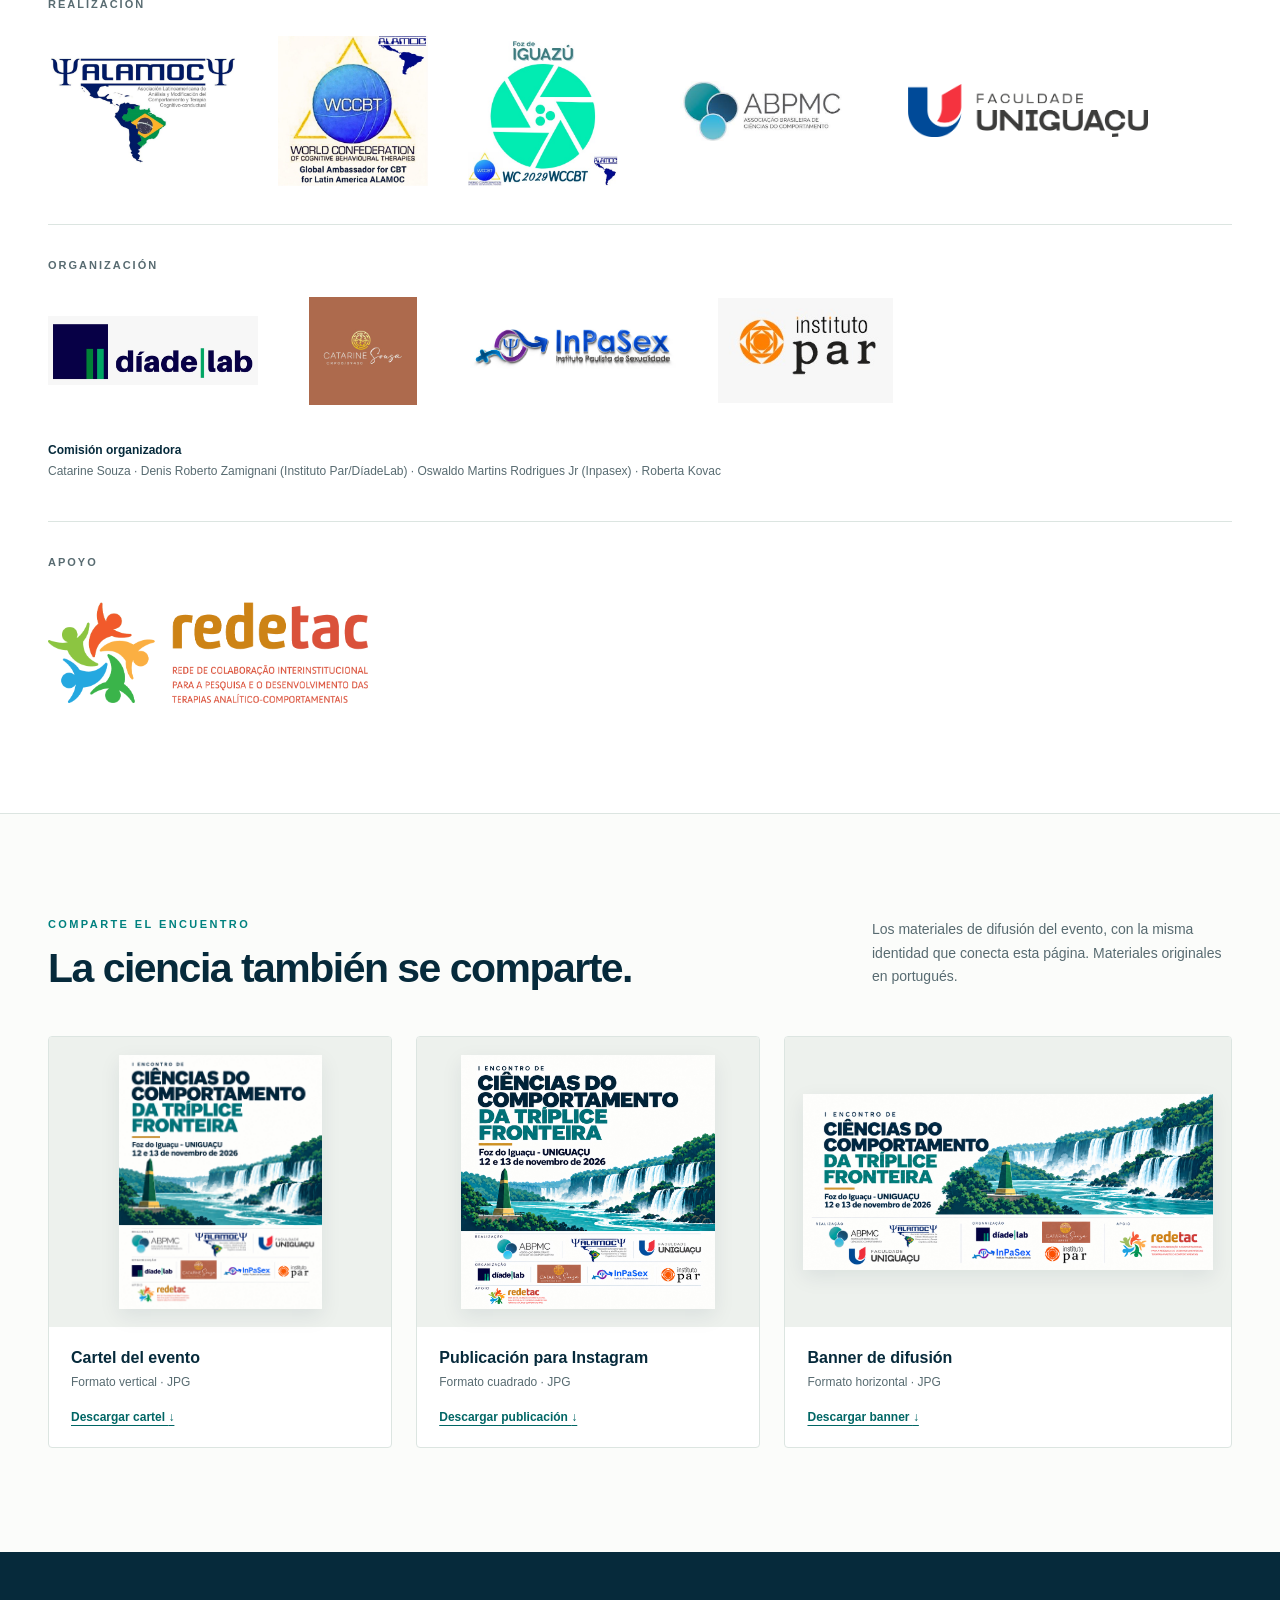
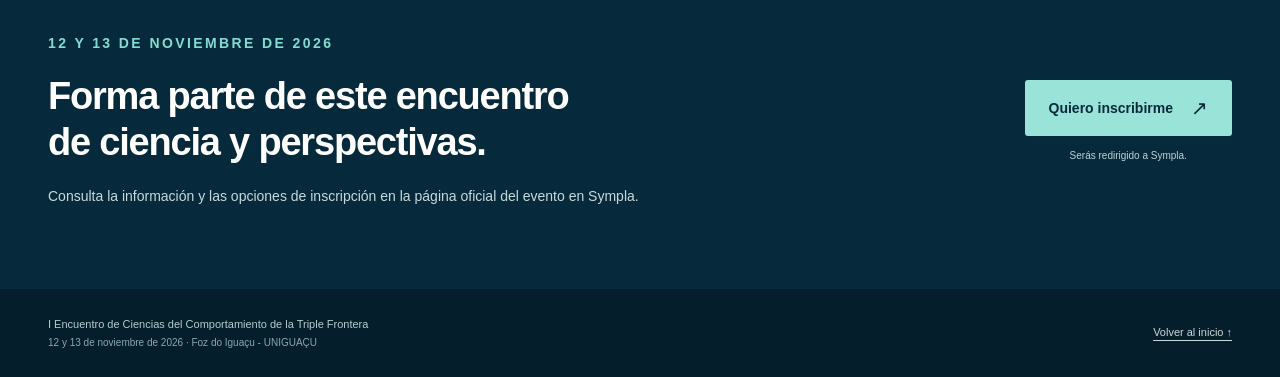
<file: es.html>
<!doctype html>
<html lang="es">
<head>
  <meta charset="utf-8">
  <meta name="viewport" content="width=device-width, initial-scale=1">
  <title>Encuentro Triple Frontera 2026 | Ciencias del Comportamiento</title>
  <meta name="description" content="I Encuentro de Ciencias del Comportamiento de la Triple Frontera. 12 y 13 de noviembre de 2026, UNIGUAÇU, Foz do Iguaçu. Programa e inscripciones.">
  <meta name="keywords" content="ciencias del comportamiento, Triple Frontera, Foz do Iguaçu, UNIGUAÇU, terapias conductuales, encuentro 2026">
  <meta name="theme-color" content="#062a3b">
  <meta property="og:type" content="website">
  <meta property="og:locale" content="es_ES">
  <meta property="og:site_name" content="Encuentro Triple Frontera 2026">
  <meta property="og:title" content="Encuentro Triple Frontera 2026 | Ciencias del Comportamiento">
  <meta property="og:description" content="Ciencia y diálogo en Foz do Iguaçu. 12 y 13 de noviembre de 2026, en UNIGUAÇU. Programa completo e inscripciones a través de Sympla.">
  <meta name="twitter:card" content="summary">
  <meta name="twitter:title" content="Encuentro Triple Frontera 2026">
  <meta name="twitter:description" content="12 y 13 de noviembre de 2026, Foz do Iguaçu - UNIGUAÇU. Consulta el programa y participa.">
  <link rel="canonical" href="https://dzamig.github.io/EncontroCCTF2026/es.html">
  <link rel="alternate" hreflang="pt-BR" href="https://dzamig.github.io/EncontroCCTF2026/">
  <link rel="alternate" hreflang="es" href="https://dzamig.github.io/EncontroCCTF2026/es.html">
  <link rel="alternate" hreflang="x-default" href="https://dzamig.github.io/EncontroCCTF2026/">
  <meta property="og:url" content="https://dzamig.github.io/EncontroCCTF2026/es.html">
  <meta property="og:locale:alternate" content="pt_BR">
  <meta property="og:image" content="https://dzamig.github.io/EncontroCCTF2026/Website_Triplice_Fronteira_2026/public/assets/paisagem-foz.jpg">
  <meta property="og:image:alt" content="Hito de las Tres Fronteras y Cataratas del Iguazú">
  <meta name="twitter:image" content="https://dzamig.github.io/EncontroCCTF2026/Website_Triplice_Fronteira_2026/public/assets/paisagem-foz.jpg">
  <link rel="icon" type="image/webp" href="Website_Triplice_Fronteira_2026/public/assets/uniguacu.webp">
  <link rel="stylesheet" href="Website_Triplice_Fronteira_2026/public/styles.css">
  <link rel="preload" as="image" href="Website_Triplice_Fronteira_2026/public/assets/paisagem-foz.jpg">
  <script src="Website_Triplice_Fronteira_2026/public/site.js" defer></script>
</head>
<body>
  <a class="skip-link" href="#conteudo">Saltar al contenido</a>
  <header class="site-header">
    <div class="wrap header-inner">
      <a class="wordmark" href="#inicio" aria-label="Encuentro Triple Frontera 2026 — inicio">
        <span class="brand-symbol" aria-hidden="true"><i></i><i></i><i></i></span>
        <span class="brand-title">TRIPLE FRONTERA<small>CIENCIAS DEL COMPORTAMIENTO · 2026</small></span>
      </a>
      <nav class="language-switch" aria-label="Seleccionar idioma">
        <a href="index.html" lang="pt-BR" hreflang="pt-BR" aria-label="Português" title="Português">PT</a>
        <a href="es.html" lang="es" hreflang="es" aria-label="Español" title="Español" aria-current="page">ES</a>
      </nav>
      <button class="menu-toggle" type="button" aria-controls="navegacao" aria-expanded="false" hidden>Menú</button>
      <nav class="navigation" id="navegacao" aria-label="Navegación principal">
        <a class="nav-link" href="#sobre">El encuentro</a>
        <a class="nav-link" href="#programacao">Programa</a>
        <a class="nav-link" href="#local">Lugar</a>
        <a class="button small" href="https://www.sympla.com.br/evento/encontro-comportamental-da-triplice-fronteira/3581518?referrer=www.google.com&amp;referrer=www.google.com" target="_blank" rel="noopener noreferrer">Quiero inscribirme <span class="arrow" aria-hidden="true">↗</span></a>
      </nav>
    </div>
  </header>
  <main id="conteudo">
    <section class="hero" id="inicio" aria-labelledby="titulo-evento">
      <div class="wrap hero-inner">
        <div class="hero-copy">
          <p class="eyebrow">I Encuentro de</p>
          <h1 id="titulo-evento" aria-label="I Encuentro de Ciencias del Comportamiento de la Triple Frontera"><span>Ciencias del</span><span>Comportamiento</span><span class="accent">de la Triple</span><span class="accent">Frontera</span></h1>
          <div class="hero-details"><strong>12 y 13 de noviembre de 2026</strong><span>Foz do Iguaçu - UNIGUAÇU</span></div>
          <p class="hero-intro">Dos días de ciencia y diálogo. Un encuentro de perspectivas para conectar conocimiento, práctica y personas.</p>
          <div class="hero-actions">
            <a class="button" href="https://www.sympla.com.br/evento/encontro-comportamental-da-triplice-fronteira/3581518?referrer=www.google.com&amp;referrer=www.google.com" target="_blank" rel="noopener noreferrer">Quiero inscribirme <span class="arrow" aria-hidden="true">↗</span></a>
            <a class="button secondary" href="#programacao">Ver programa <span class="arrow" aria-hidden="true">↓</span></a>
          </div>
        </div>
        <div class="hero-art">
          <img src="Website_Triplice_Fronteira_2026/public/assets/paisagem-foz.jpg" width="1458" height="790" alt="Ilustración de los carteles del evento que reúne el Hito de las Tres Fronteras y las Cataratas del Iguazú" fetchpriority="high">
          <span class="art-caption">Encuentros que cruzan fronteras</span>
        </div>
      </div>
    </section>
    <div class="event-strip">
      <div class="wrap strip-inner">
        <div class="strip-item"><span class="strip-number">02</span><p><strong>Días de encuentro</strong>Jueves y viernes</p></div>
        <div class="strip-item"><span class="strip-number">02</span><p><strong>Salas del programa</strong>Auditorio y Sala B – Quati</p></div>
        <p class="strip-note">Brasil · Paraguay · Argentina<br>Perspectivas en diálogo</p>
      </div>
    </div>
    <section class="section" id="sobre" aria-labelledby="titulo-sobre">
      <div class="wrap about-layout">
        <div>
          <p class="eyebrow">El encuentro</p>
          <h2 id="titulo-sobre">La ciencia se fortalece<br>cuando <em>nos encontramos.</em></h2>
          <p class="lead">En un territorio de conexiones, las Ciencias del Comportamiento abren un espacio para el diálogo entre diferentes prácticas y perspectivas.</p>
        </div>
        <div class="about-copy">
          <p>El <strong>I Encuentro de Ciencias del Comportamiento de la Triple Frontera</strong> reúne un programa de conferencias en portugués y español, con profesionales de Brasil, Paraguay y Argentina.</p>
          <p>Desde la sexualidad hasta las terapias basadas en procesos, desde las relaciones familiares hasta los contextos de vulnerabilidad: dos días dedicados a debatir cuestiones que atraviesan la investigación, la formación y la práctica clínica.</p>
          <p>La apertura presenta a ALAMOC y WCCBT, en el camino <strong>Rumbo a Foz2029</strong>.</p>
          <ul class="theme-list" aria-label="Temas del programa"><li>Terapias basadas en procesos</li><li>Sexualidad y relaciones</li><li>Autismo y neurodiversidad</li><li>Contextos sociales y vulnerabilidad</li></ul>
        </div>
      </div>
    </section>
    <section class="section program" id="programacao" aria-labelledby="titulo-programacao">
      <div class="wrap">
        <div class="section-heading">
          <div><p class="eyebrow">Conocimiento en movimiento</p><h2 id="titulo-programacao">Dos días. Muchos diálogos.</h2></div>
          <p>Explora el programa por día y sala. Todas las actividades se presentan a continuación para que puedas planificar tu participación.</p>
        </div>
        <nav class="program-nav" aria-label="Accesos a los días del evento"><a class="day-link" href="#dia12"><strong>12 NOV</strong> Jueves <span aria-hidden="true">↓</span></a><a class="day-link" href="#dia13"><strong>13 NOV</strong> Viernes <span aria-hidden="true">↓</span></a><span class="program-info">Hora local de Foz do Iguaçu</span></nav>
        <div class="day-block">
          <div class="day-heading" id="dia12"><span class="day-number" aria-hidden="true">12</span><div><h3>Jueves</h3><p>12 de noviembre de 2026</p></div></div>
          <div class="rooms">
            <article class="room" aria-labelledby="audit12"><div class="room-heading"><h4 id="audit12">Sala Auditorio</h4><span>12 de noviembre</span></div>
              <ol class="sessions">
                <li class="session"><time datetime="2026-11-12T09:00:00-03:00">09:00</time><div><h5>Apertura – Rumbo a Foz2029</h5><p>Presentación de ALAMOC y WCCBT</p></div></li>
                <li class="session"><time datetime="2026-11-12T10:00:00-03:00">10:00</time><div><h5>Sexualidad y autismo</h5><p>Anna Queiroz y Danilo de Sá</p></div></li>
                <li class="session"><time datetime="2026-11-12T11:00:00-03:00">11:00</time><div><h5>Qué es la sexualidad en la psicología conductual</h5><p>Oswaldo Rodrigues</p></div></li>
                <li class="session break"><time datetime="2026-11-12T12:00:00-03:00">12:00</time><div><h5>Pausa para el almuerzo</h5></div></li>
                <li class="session"><time datetime="2026-11-12T14:00:00-03:00">14:00</time><div><h5>Desafíos clínicos en la terapia de pareja y sexual en el TEA</h5><p>Carla Zeglio</p></div></li>
                <li class="session"><time datetime="2026-11-12T15:00:00-03:00">15:00</time><div><h5>Debatiendo creencias dentro de las ciencias: la evidencia de las prácticas basadas en procesos</h5><p>Roberto Banaco</p></div></li>
                <li class="session"><time datetime="2026-11-12T16:00:00-03:00">16:00</time><div><h5>Terapia basada en procesos: ¿qué hay de nuevo en el panorama?</h5><p>Denis Zamignani</p></div></li>
                <li class="session"><time datetime="2026-11-12T17:00:00-03:00">17:00</time><div><h5 lang="es">Desafíos en la difusión y aplicación de las terapias basadas en evidencia en Latinoamérica</h5><p>María Celeste Airaldi <span class="country" aria-label="Paraguay">PY</span></p></div></li>
                <li class="session closing"><time datetime="2026-11-12T18:00:00-03:00">18:00</time><div><h5>Cierre del día</h5></div></li>
              </ol>
            </article>
            <article class="room quati" aria-labelledby="quati12"><div class="room-heading"><h4 id="quati12">Sala B – Quati</h4><span>12 de noviembre</span></div>
              <ol class="sessions">
                <li class="session"><time datetime="2026-11-12T10:00:00-03:00">10:00</time><div><h5>Educación sexual y el papel del terapeuta/psicólogo en la orientación a los padres</h5><p>Elaine Catão</p></div></li>
                <li class="session"><time datetime="2026-11-12T11:00:00-03:00">11:00</time><div><h5>Del diagnóstico a la identidad: narrativas femeninas en el TDAH y el entrenamiento con neurofeedback</h5><p>Michele Reis, Alexandra Ardivino Ferreira Leite y Henrique Gambaro</p></div></li>
                <li class="session break"><time datetime="2026-11-12T12:00:00-03:00">12:00</time><div><h5>Pausa para el almuerzo</h5></div></li>
                <li class="session"><time datetime="2026-11-12T14:00:00-03:00">14:00</time><div><h5 lang="es">Percepción de riesgo y consumo de drogas en estudiantes</h5><p>Andrea Alvarenga <span class="country" aria-label="Paraguay">PY</span></p></div></li>
                <li class="session"><time datetime="2026-11-12T15:00:00-03:00">15:00</time><div><h5 lang="es">Del conflicto conyugal a la exclusión afectiva: el continuum de la ruptura familiar</h5><p>Adrián Kertész <span class="country" aria-label="Argentina">AR</span></p></div></li>
                <li class="session"><time datetime="2026-11-12T16:00:00-03:00">16:00</time><div><h5>El PETTING en la terapia sexual de parejas</h5><p>Ana Blanc <span class="country" aria-label="Argentina">AR</span></p></div></li>
                <li class="session"><time datetime="2026-11-12T17:00:00-03:00">17:00</time><div><h5 lang="es">&quot;Cuando pensar no resuelve&quot; Rumiación y preocupación como proceso transdiagnósticos. Evaluación e intervención desde la TCC</h5><p>Nitel Monges <span class="country" aria-label="Paraguay">PY</span></p></div></li>
              </ol>
            </article>
          </div>
        </div>
        <div class="day-block">
          <div class="day-heading" id="dia13"><span class="day-number" aria-hidden="true">13</span><div><h3>Viernes</h3><p>13 de noviembre de 2026</p></div></div>
          <div class="rooms">
            <article class="room" aria-labelledby="audit13"><div class="room-heading"><h4 id="audit13">Sala Auditorio</h4><span>13 de noviembre</span></div>
              <ol class="sessions">
                <li class="session"><time datetime="2026-11-13T09:00:00-03:00">09:00</time><div><h5 lang="es">Flexibilidad psicológica como proceso central de la ACT</h5><p>José Torales y Tamari Careaga <span class="country" aria-label="Paraguay">PY</span></p></div></li>
                <li class="session"><time datetime="2026-11-13T10:00:00-03:00">10:00</time><div><h5 lang="es">Ansiedad y depresión: desde una psicopatología basada en procesos a una intervención basada en procesos jerárquicos</h5><p>Olivia Gamarra <span class="country" aria-label="Paraguay">PY</span></p></div></li>
                <li class="session"><time datetime="2026-11-13T11:00:00-03:00">11:00</time><div><h5>Violencia sexual contra niños y adolescentes: una perspectiva judicial</h5><p>Ariel Nicolai Cesa Dias y Oswaldo Rodrigues</p></div></li>
                <li class="session break"><time datetime="2026-11-13T12:00:00-03:00">12:00</time><div><h5>Pausa para el almuerzo</h5></div></li>
                <li class="session"><time datetime="2026-11-13T14:00:00-03:00">14:00</time><div><h5>Interseccionalidad y alfabetización política en la formación de analistas del comportamiento</h5><p>Sirlene Souza</p></div></li>
                <li class="session"><time datetime="2026-11-13T15:00:00-03:00">15:00</time><div><h5>El consumo de drogas en las relaciones de pareja y la violencia contra la mujer</h5><p>Vânia Sant´Ana</p></div></li>
                <li class="session"><time datetime="2026-11-13T16:00:00-03:00">16:00</time><div><h5 lang="es">Reingeniería del Comportamiento</h5><p>José Britos <span class="country" aria-label="Paraguay">PY</span></p></div></li>
                <li class="session closing"><time datetime="2026-11-13T17:00:00-03:00">17:00</time><div><h5>Cierre del Encuentro de Ciencias del Comportamiento de la Triple Frontera</h5></div></li>
              </ol>
            </article>
            <article class="room quati" aria-labelledby="quati13"><div class="room-heading"><h4 id="quati13">Sala B – Quati</h4><span>13 de noviembre</span></div>
              <ol class="sessions">
                <li class="session"><time datetime="2026-11-13T09:00:00-03:00">09:00</time><div><h5 lang="es">Exclusión afectiva: impacto individual, familiar y social</h5><p>Adrián Kertész</p></div></li>
                <li class="session"><time datetime="2026-11-13T10:00:00-03:00">10:00</time><div><h5>El contexto de vulnerabilidad en la adolescencia: una lectura analítico-conductual sobre las relaciones y las redes de apoyo</h5><p>Thais Gutstein</p></div></li>
                <li class="session"><time datetime="2026-11-13T11:00:00-03:00">11:00</time><div><h5>Bipolaridad en la vida real: lo que los criterios diagnósticos no explican por sí solos</h5><p>Simone Fidelis y Luana Zen</p></div></li>
                <li class="session break"><time datetime="2026-11-13T12:00:00-03:00">12:00</time><div><h5>Pausa para el almuerzo</h5></div></li>
                <li class="session"><time datetime="2026-11-13T14:00:00-03:00">14:00</time><div><h5>El retorno del miedo: ¿por qué falla la extinción y cómo podemos prevenirlo?</h5><p>Marcelo Andrés Panza <span class="country" aria-label="Paraguay">PY</span></p></div></li>
                <li class="session"><time datetime="2026-11-13T15:00:00-03:00">15:00</time><div><h5>Más allá de la neutralidad: terapia analítico-conductual y estrés de minoría en personas LGBTQIAPN+</h5><p>Thiago Sávio</p></div></li>
                <li class="session closing"><time datetime="2026-11-13T16:00:00-03:00">16:00</time><div><h5>Cierre del evento en el Auditorio</h5></div></li>
              </ol>
            </article>
          </div>
        </div>
        <div class="program-bottom"><span>Programa actualizado según la página oficial del evento en <a href="https://www.sympla.com.br/evento/encontro-comportamental-da-triplice-fronteira/3581518" target="_blank" rel="noopener noreferrer">Sympla</a>. Se conservan los nombres, las fechas y los horarios. Las conferencias mantienen sus idiomas originales.</span><a href="Website_Triplice_Fronteira_2026/public/assets/programacao.docx?v=20261105" download>Descargar programa actualizado en portugués (.docx)</a></div>
      </div>
    </section>
    <section class="section location" id="local" aria-labelledby="titulo-local">
      <div class="wrap location-layout">
        <div><p class="eyebrow">Foz do Iguaçu - UNIGUAÇU</p><h2 id="titulo-local">Nos encontramos<br>en la Triple Frontera.</h2><p class="lead">El encuentro se realiza de forma presencial en UNIGUAÇU, en Foz do Iguaçu, Paraná. Un punto de encuentro para los conocimientos y las perspectivas de toda la región.</p></div>
        <div class="location-panel"><p class="eyebrow">Lugar del evento</p><p class="venue">Faculdade UNIGUAÇU</p><address>Avenida Felipe Wandscheer, 2435<br>Maracanã · Foz do Iguaçu · PR</address><a class="button secondary" href="https://www.google.com/maps/search/?api=1&amp;query=UNIGUA%C3%87U%20Avenida%20Felipe%20Wandscheer%202435%20Foz%20do%20Igua%C3%A7u" target="_blank" rel="noopener noreferrer">Ver ubicación en el mapa <span class="arrow" aria-hidden="true">↗</span></a><div class="location-meta"><div><strong>12 y 13 NOV 2026</strong>Jueves y viernes</div><div><strong>Evento presencial</strong>Auditorio y Sala B – Quati</div></div></div>
      </div>
    </section>
    <section class="section institutions" id="instituicoes" aria-labelledby="titulo-instituicoes">
      <div class="wrap">
        <div class="section-heading"><div><p class="eyebrow">Quiénes hacen posible este encuentro</p><h2 id="titulo-instituicoes">Una construcción conjunta.</h2></div><p>Instituciones y profesionales conectados por el desarrollo de las Ciencias del Comportamiento.</p></div>
        <div class="institution-group">
          <h3 class="institution-label">Realización</h3>
          <div class="logo-row">
            <figure class="logo-cell alamoc"><img src="Website_Triplice_Fronteira_2026/public/assets/alamoc.jpg" alt="ALAMOC — Asociación Latinoamericana de Análisis y Modificación del Comportamiento y Terapias Cognitivo-Conductuales" loading="lazy"></figure>
            <figure class="logo-cell congress"><img src="Website_Triplice_Fronteira_2026/public/assets/2029a.jpeg" width="472" height="472" alt="WCCBT — Confederación Mundial de Terapias Cognitivo-Conductuales; embajador global de TCC para Latinoamérica ALAMOC" loading="lazy"></figure>
            <figure class="logo-cell congress"><img src="Website_Triplice_Fronteira_2026/public/assets/2029b.jpeg" width="472" height="472" alt="WC 2029 WCCBT — Foz do Iguaçu" loading="lazy"></figure>
            <figure class="logo-cell"><img src="Website_Triplice_Fronteira_2026/public/assets/abpmc.jpg" alt="ABPMC" loading="lazy"></figure>
            <figure class="logo-cell uniguacu"><img src="Website_Triplice_Fronteira_2026/public/assets/uniguacu.webp" alt="Faculdade UNIGUAÇU" loading="lazy"></figure>
          </div>
        </div>
        <div class="institution-group"><h3 class="institution-label">Organización</h3><div class="logo-row organization-row"><figure class="logo-cell"><img src="Website_Triplice_Fronteira_2026/public/assets/diade.jpg" alt="díadeLab" loading="lazy"></figure><figure class="logo-cell catarine"><img src="Website_Triplice_Fronteira_2026/public/assets/catarine.jpeg" alt="Catarine Sousa" loading="lazy"></figure><figure class="logo-cell"><img src="Website_Triplice_Fronteira_2026/public/assets/inpasex.jpg" alt="InPaSex — Instituto Paulista de Sexualidade" loading="lazy"></figure><figure class="logo-cell par"><img src="Website_Triplice_Fronteira_2026/public/assets/instituto-par.jpeg" alt="Instituto Par" loading="lazy"></figure></div><p class="committee"><strong>Comisión organizadora</strong><br>Catarine Souza · Denis Roberto Zamignani (Instituto Par/DíadeLab) · Oswaldo Martins Rodrigues Jr (Inpasex) · Roberta Kovac</p></div>
        <div class="institution-group"><h3 class="institution-label">Apoyo</h3><div class="logo-row"><figure class="logo-cell redetac"><img src="Website_Triplice_Fronteira_2026/public/assets/redetac.png" alt="RedeTAC — Red de Colaboración Interinstitucional para la Investigación y el Desarrollo de las Terapias Analítico-Conductuales" loading="lazy"></figure></div></div>
      </div>
    </section>
    <section class="section materials" id="materiais" aria-labelledby="titulo-materiais">
      <div class="wrap">
        <div class="section-heading"><div><p class="eyebrow">Comparte el encuentro</p><h2 id="titulo-materiais">La ciencia también se comparte.</h2></div><p>Los materiales de difusión del evento, con la misma identidad que conecta esta página. Materiales originales en portugués.</p></div>
        <div class="material-grid">
          <article class="material-card"><div class="material-picture"><img src="Website_Triplice_Fronteira_2026/public/assets/cartaz-vertical.jpg" alt="Cartel vertical del encuentro con las fechas del 12 y 13 de noviembre de 2026 y los logotipos de las instituciones" loading="lazy"></div><div class="material-caption"><h3>Cartel del evento</h3><p>Formato vertical · JPG</p><a href="Website_Triplice_Fronteira_2026/public/assets/cartaz-vertical.jpg" download="Cartaz_Triplice_Fronteira_2026.jpg">Descargar cartel <span aria-hidden="true">↓</span></a></div></article>
          <article class="material-card"><div class="material-picture"><img src="Website_Triplice_Fronteira_2026/public/assets/instagram.jpg" alt="Diseño cuadrado aprobado para difundir el encuentro en Instagram" loading="lazy"></div><div class="material-caption"><h3>Publicación para Instagram</h3><p>Formato cuadrado · JPG</p><a href="Website_Triplice_Fronteira_2026/public/assets/instagram.jpg" download="Instagram_Triplice_Fronteira_2026.jpg">Descargar publicación <span aria-hidden="true">↓</span></a></div></article>
          <article class="material-card"><div class="material-picture"><img src="Website_Triplice_Fronteira_2026/public/assets/banner.jpg" alt="Banner horizontal aprobado del evento con ilustración de las Cataratas del Iguazú y el Hito de las Tres Fronteras" loading="lazy"></div><div class="material-caption"><h3>Banner de difusión</h3><p>Formato horizontal · JPG</p><a href="Website_Triplice_Fronteira_2026/public/assets/banner.jpg" download="Banner_Triplice_Fronteira_2026.jpg">Descargar banner <span aria-hidden="true">↓</span></a></div></article>
        </div>
      </div>
    </section>
    <section class="registration" id="inscricoes" aria-labelledby="titulo-inscricoes">
      <div class="wrap registration-inner"><div><p class="eyebrow">12 y 13 de noviembre de 2026</p><h2 id="titulo-inscricoes">Forma parte de este encuentro<br>de ciencia y perspectivas.</h2><p>Consulta la información y las opciones de inscripción en la página oficial del evento en Sympla.</p></div><div class="registration-action"><a class="button" href="https://www.sympla.com.br/evento/encontro-comportamental-da-triplice-fronteira/3581518?referrer=www.google.com&amp;referrer=www.google.com" target="_blank" rel="noopener noreferrer">Quiero inscribirme <span class="arrow" aria-hidden="true">↗</span></a><small>Serás redirigido a Sympla.</small></div></div>
    </section>
  </main>
  <footer class="site-footer"><div class="wrap footer-inner"><p>I Encuentro de Ciencias del Comportamiento de la Triple Frontera<span>12 y 13 de noviembre de 2026 · Foz do Iguaçu - UNIGUAÇU</span></p><a href="#inicio">Volver al inicio ↑</a></div></footer>
</body>
</html>
</file>
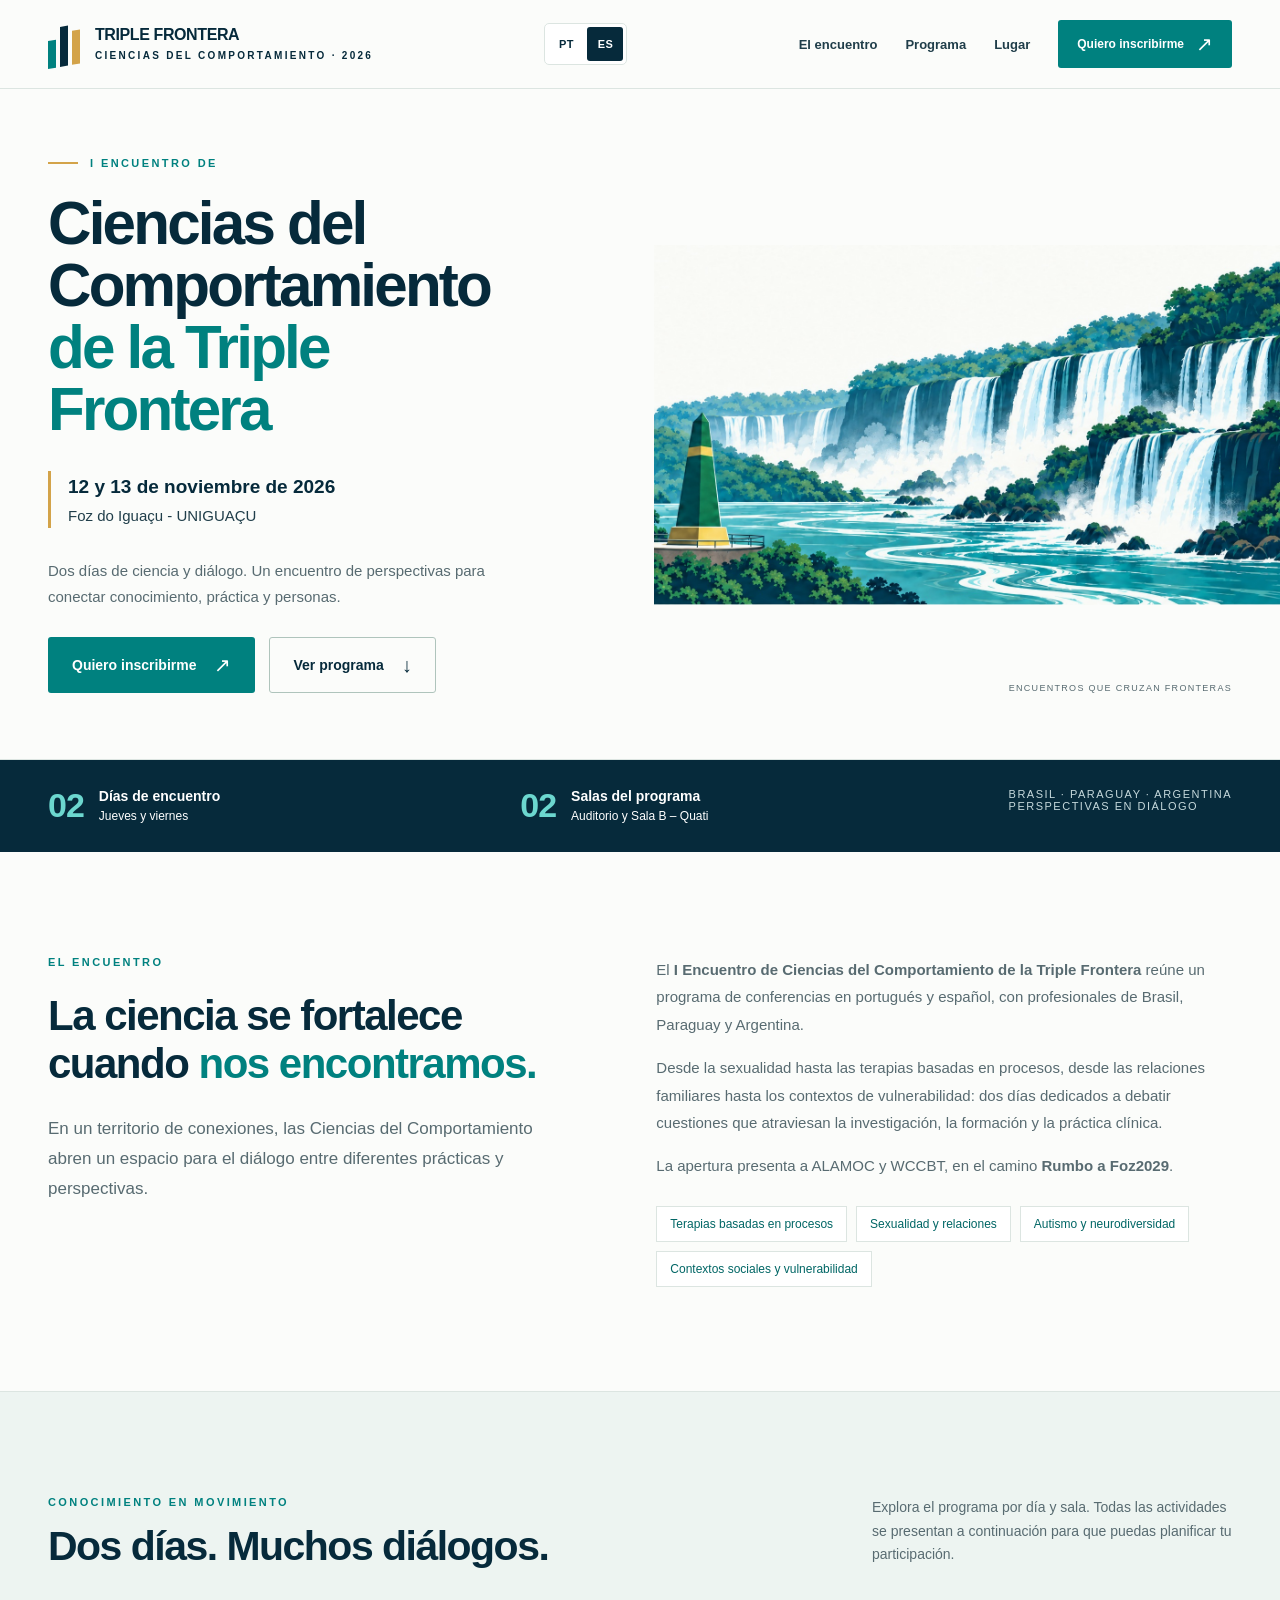
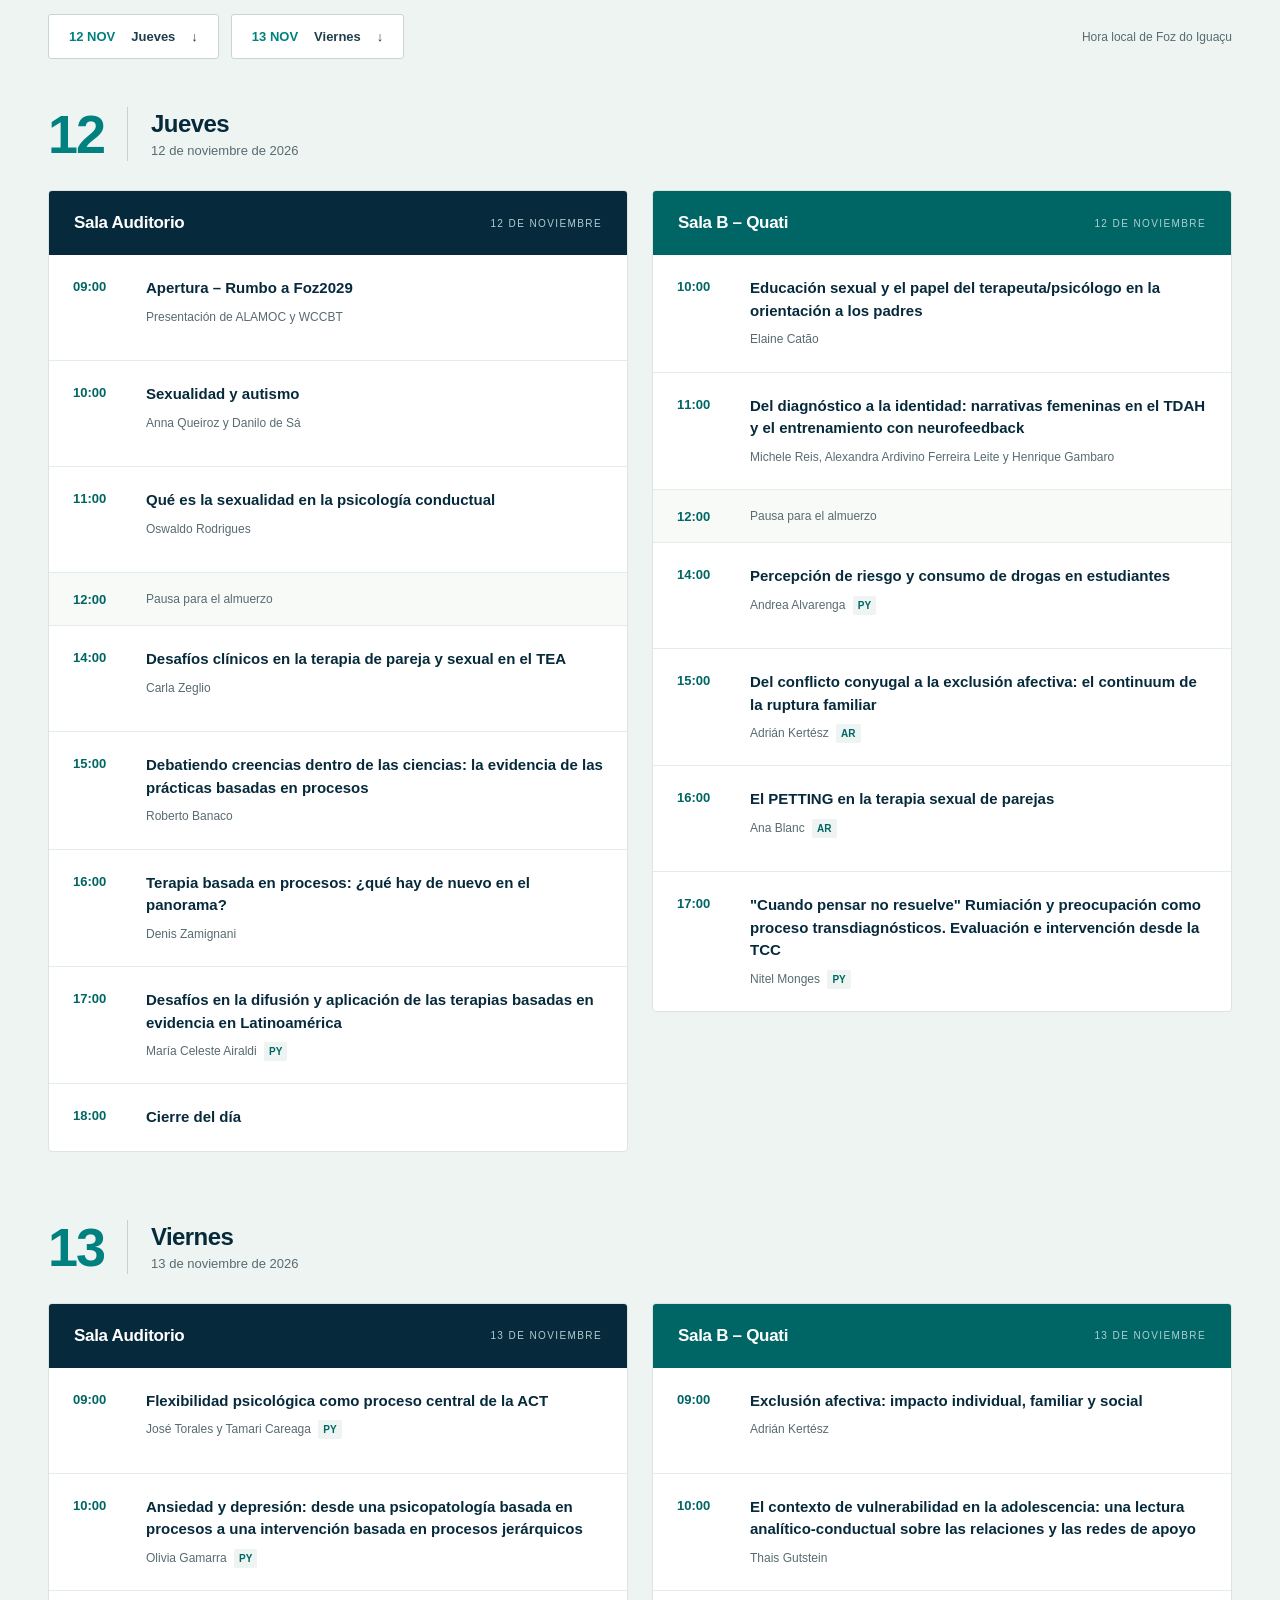
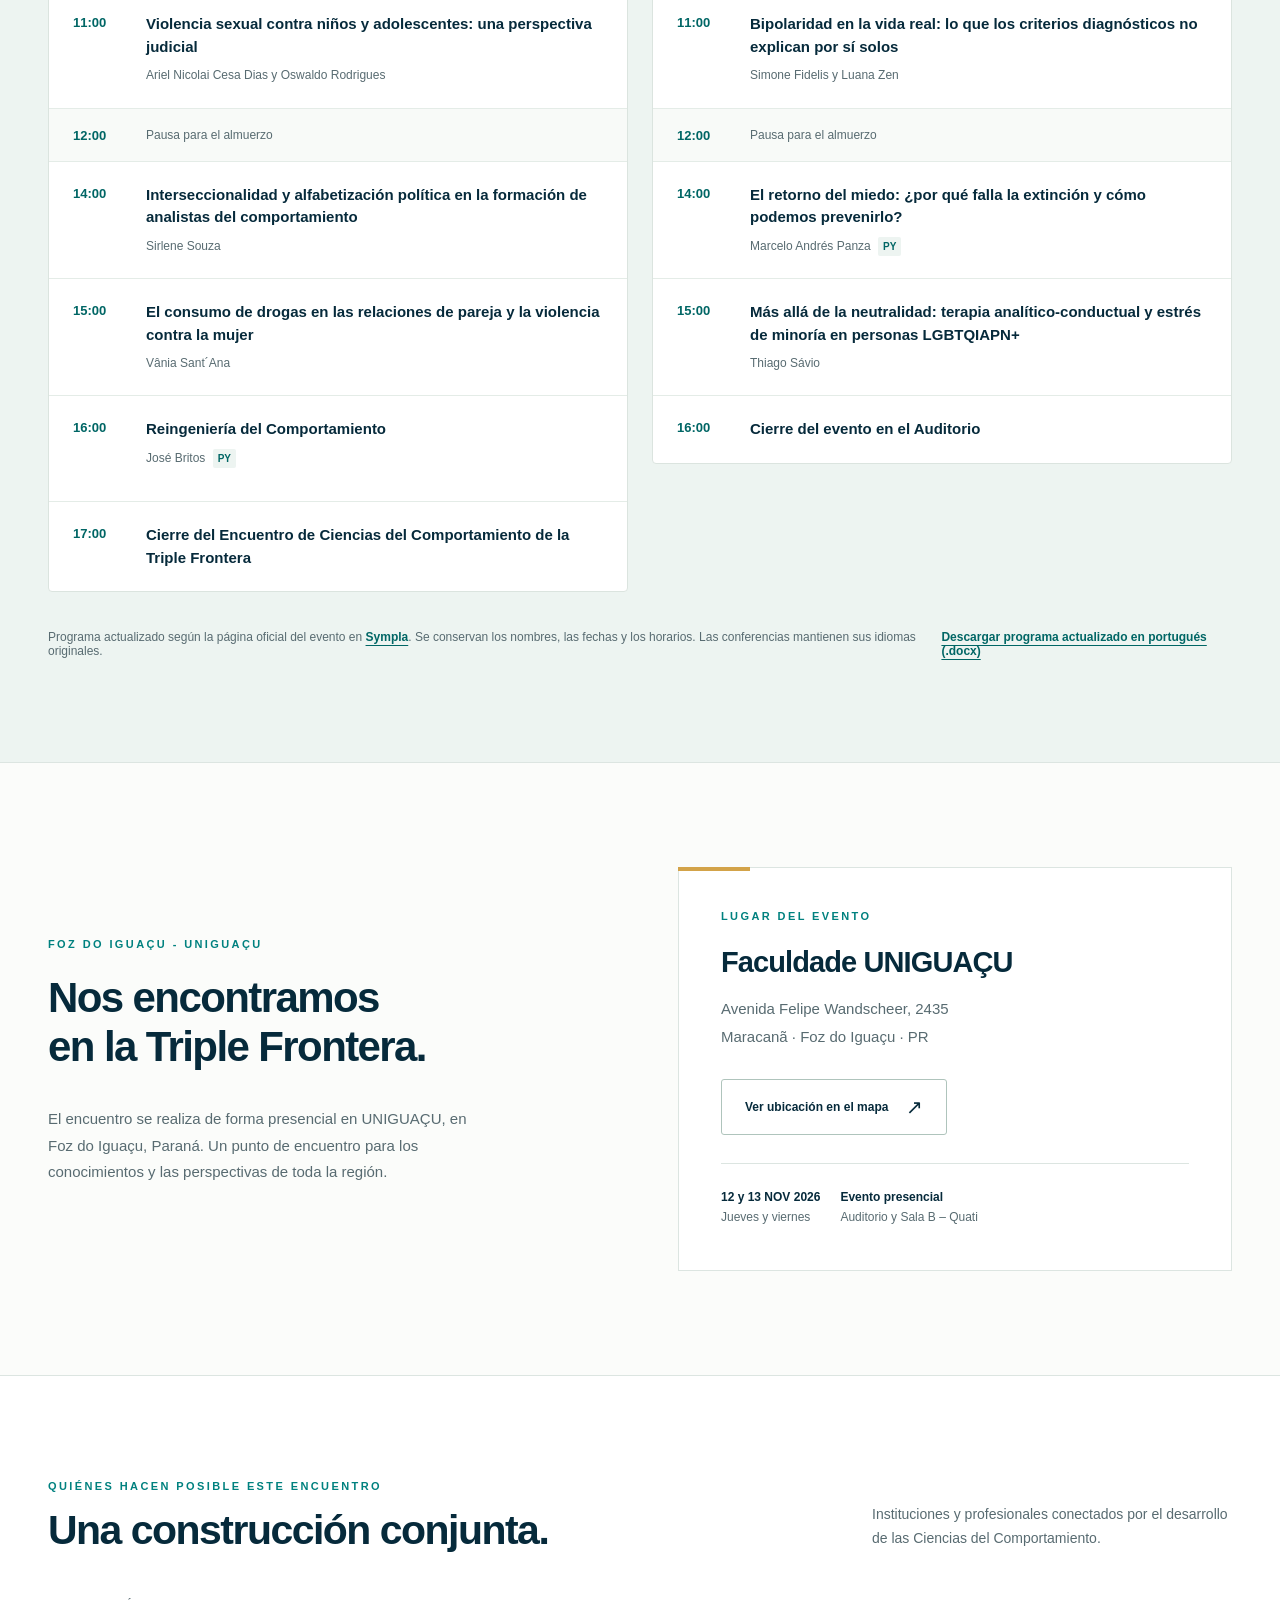
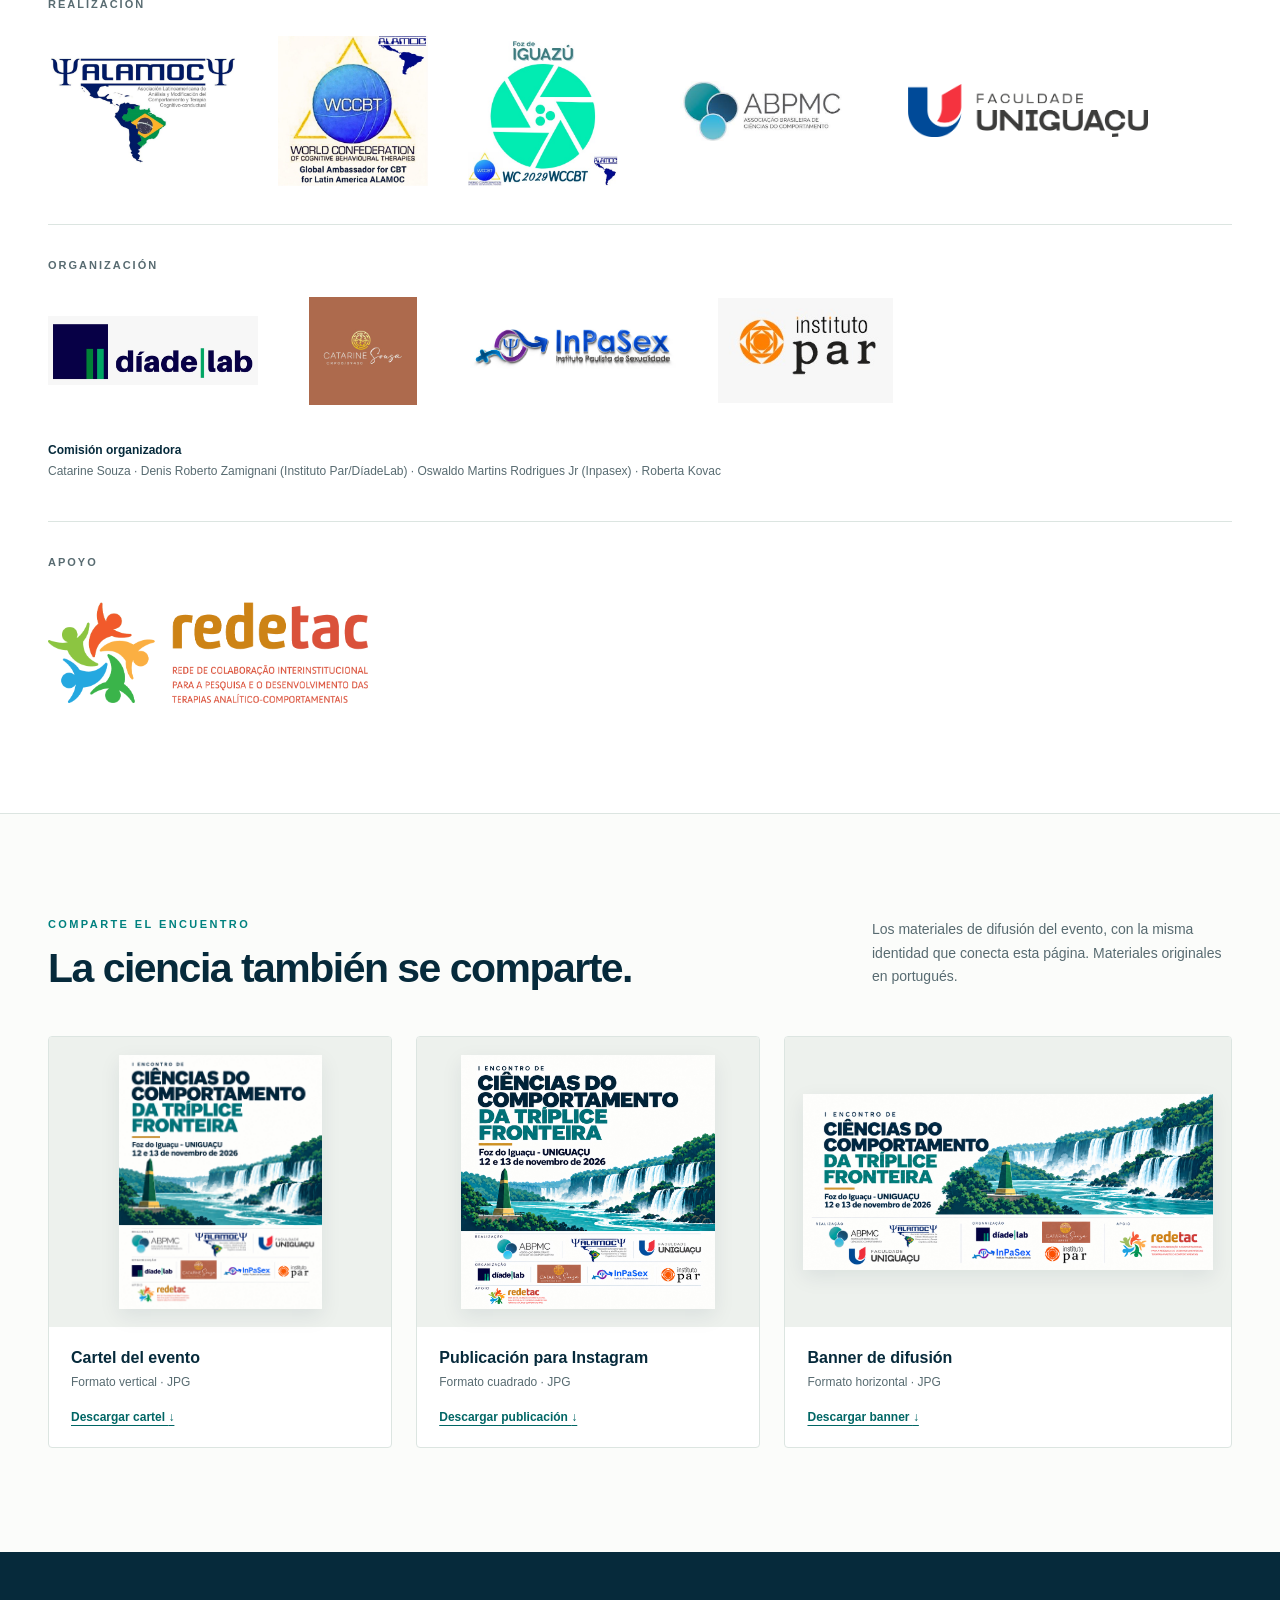
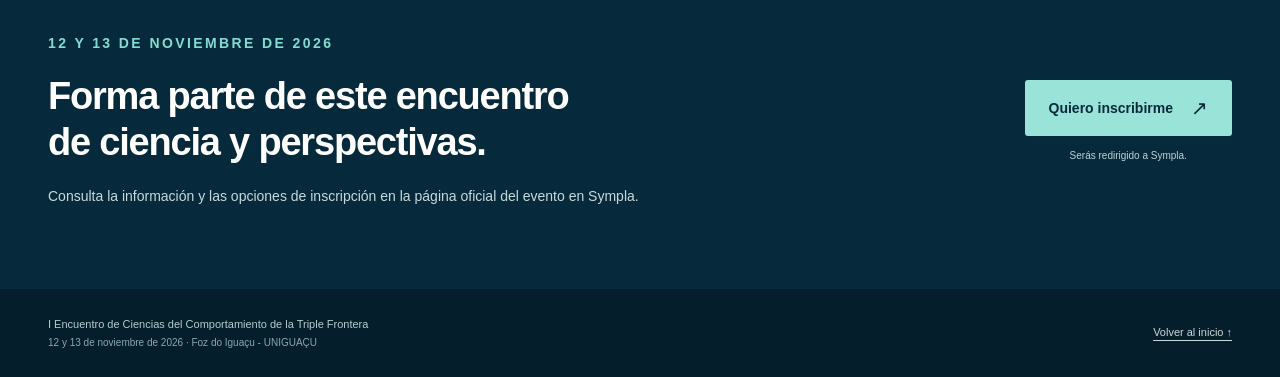
<file: Website_Triplice_Fronteira_2026/public/es.html>
<!doctype html>
<html lang="es">
<head>
  <meta charset="utf-8">
  <meta name="viewport" content="width=device-width, initial-scale=1">
  <title>Encuentro Triple Frontera 2026 | Ciencias del Comportamiento</title>
  <meta name="description" content="I Encuentro de Ciencias del Comportamiento de la Triple Frontera. 12 y 13 de noviembre de 2026, UNIGUAÇU, Foz do Iguaçu. Programa e inscripciones.">
  <meta name="keywords" content="ciencias del comportamiento, Triple Frontera, Foz do Iguaçu, UNIGUAÇU, terapias conductuales, encuentro 2026">
  <meta name="theme-color" content="#062a3b">
  <meta property="og:type" content="website">
  <meta property="og:locale" content="es_ES">
  <meta property="og:site_name" content="Encuentro Triple Frontera 2026">
  <meta property="og:title" content="Encuentro Triple Frontera 2026 | Ciencias del Comportamiento">
  <meta property="og:description" content="Ciencia y diálogo en Foz do Iguaçu. 12 y 13 de noviembre de 2026, en UNIGUAÇU. Programa completo e inscripciones a través de Sympla.">
  <meta name="twitter:card" content="summary">
  <meta name="twitter:title" content="Encuentro Triple Frontera 2026">
  <meta name="twitter:description" content="12 y 13 de noviembre de 2026, Foz do Iguaçu - UNIGUAÇU. Consulta el programa y participa.">
  <link rel="canonical" href="https://dzamig.github.io/EncontroCCTF2026/es.html">
  <link rel="alternate" hreflang="pt-BR" href="https://dzamig.github.io/EncontroCCTF2026/">
  <link rel="alternate" hreflang="es" href="https://dzamig.github.io/EncontroCCTF2026/es.html">
  <link rel="alternate" hreflang="x-default" href="https://dzamig.github.io/EncontroCCTF2026/">
  <meta property="og:url" content="https://dzamig.github.io/EncontroCCTF2026/es.html">
  <meta property="og:locale:alternate" content="pt_BR">
  <meta property="og:image" content="https://dzamig.github.io/EncontroCCTF2026/Website_Triplice_Fronteira_2026/public/assets/paisagem-foz.jpg">
  <meta property="og:image:alt" content="Hito de las Tres Fronteras y Cataratas del Iguazú">
  <meta name="twitter:image" content="https://dzamig.github.io/EncontroCCTF2026/Website_Triplice_Fronteira_2026/public/assets/paisagem-foz.jpg">
  <link rel="icon" type="image/webp" href="assets/uniguacu.webp">
  <link rel="stylesheet" href="styles.css">
  <link rel="preload" as="image" href="assets/paisagem-foz.jpg">
  <script src="site.js" defer></script>
</head>
<body>
  <a class="skip-link" href="#conteudo">Saltar al contenido</a>
  <header class="site-header">
    <div class="wrap header-inner">
      <a class="wordmark" href="#inicio" aria-label="Encuentro Triple Frontera 2026 — inicio">
        <span class="brand-symbol" aria-hidden="true"><i></i><i></i><i></i></span>
        <span class="brand-title">TRIPLE FRONTERA<small>CIENCIAS DEL COMPORTAMIENTO · 2026</small></span>
      </a>
      <nav class="language-switch" aria-label="Seleccionar idioma">
        <a href="index.html" lang="pt-BR" hreflang="pt-BR" aria-label="Português" title="Português">PT</a>
        <a href="es.html" lang="es" hreflang="es" aria-label="Español" title="Español" aria-current="page">ES</a>
      </nav>
      <button class="menu-toggle" type="button" aria-controls="navegacao" aria-expanded="false" hidden>Menú</button>
      <nav class="navigation" id="navegacao" aria-label="Navegación principal">
        <a class="nav-link" href="#sobre">El encuentro</a>
        <a class="nav-link" href="#programacao">Programa</a>
        <a class="nav-link" href="#local">Lugar</a>
        <a class="button small" href="https://www.sympla.com.br/evento/encontro-comportamental-da-triplice-fronteira/3581518?referrer=www.google.com&amp;referrer=www.google.com" target="_blank" rel="noopener noreferrer">Quiero inscribirme <span class="arrow" aria-hidden="true">↗</span></a>
      </nav>
    </div>
  </header>
  <main id="conteudo">
    <section class="hero" id="inicio" aria-labelledby="titulo-evento">
      <div class="wrap hero-inner">
        <div class="hero-copy">
          <p class="eyebrow">I Encuentro de</p>
          <h1 id="titulo-evento" aria-label="I Encuentro de Ciencias del Comportamiento de la Triple Frontera"><span>Ciencias del</span><span>Comportamiento</span><span class="accent">de la Triple</span><span class="accent">Frontera</span></h1>
          <div class="hero-details"><strong>12 y 13 de noviembre de 2026</strong><span>Foz do Iguaçu - UNIGUAÇU</span></div>
          <p class="hero-intro">Dos días de ciencia y diálogo. Un encuentro de perspectivas para conectar conocimiento, práctica y personas.</p>
          <div class="hero-actions">
            <a class="button" href="https://www.sympla.com.br/evento/encontro-comportamental-da-triplice-fronteira/3581518?referrer=www.google.com&amp;referrer=www.google.com" target="_blank" rel="noopener noreferrer">Quiero inscribirme <span class="arrow" aria-hidden="true">↗</span></a>
            <a class="button secondary" href="#programacao">Ver programa <span class="arrow" aria-hidden="true">↓</span></a>
          </div>
        </div>
        <div class="hero-art">
          <img src="assets/paisagem-foz.jpg" width="1458" height="790" alt="Ilustración de los carteles del evento que reúne el Hito de las Tres Fronteras y las Cataratas del Iguazú" fetchpriority="high">
          <span class="art-caption">Encuentros que cruzan fronteras</span>
        </div>
      </div>
    </section>
    <div class="event-strip">
      <div class="wrap strip-inner">
        <div class="strip-item"><span class="strip-number">02</span><p><strong>Días de encuentro</strong>Jueves y viernes</p></div>
        <div class="strip-item"><span class="strip-number">02</span><p><strong>Salas del programa</strong>Auditorio y Sala B – Quati</p></div>
        <p class="strip-note">Brasil · Paraguay · Argentina<br>Perspectivas en diálogo</p>
      </div>
    </div>
    <section class="section" id="sobre" aria-labelledby="titulo-sobre">
      <div class="wrap about-layout">
        <div>
          <p class="eyebrow">El encuentro</p>
          <h2 id="titulo-sobre">La ciencia se fortalece<br>cuando <em>nos encontramos.</em></h2>
          <p class="lead">En un territorio de conexiones, las Ciencias del Comportamiento abren un espacio para el diálogo entre diferentes prácticas y perspectivas.</p>
        </div>
        <div class="about-copy">
          <p>El <strong>I Encuentro de Ciencias del Comportamiento de la Triple Frontera</strong> reúne un programa de conferencias en portugués y español, con profesionales de Brasil, Paraguay y Argentina.</p>
          <p>Desde la sexualidad hasta las terapias basadas en procesos, desde las relaciones familiares hasta los contextos de vulnerabilidad: dos días dedicados a debatir cuestiones que atraviesan la investigación, la formación y la práctica clínica.</p>
          <p>La apertura presenta a ALAMOC y WCCBT, en el camino <strong>Rumbo a Foz2029</strong>.</p>
          <ul class="theme-list" aria-label="Temas del programa"><li>Terapias basadas en procesos</li><li>Sexualidad y relaciones</li><li>Autismo y neurodiversidad</li><li>Contextos sociales y vulnerabilidad</li></ul>
        </div>
      </div>
    </section>
    <section class="section program" id="programacao" aria-labelledby="titulo-programacao">
      <div class="wrap">
        <div class="section-heading">
          <div><p class="eyebrow">Conocimiento en movimiento</p><h2 id="titulo-programacao">Dos días. Muchos diálogos.</h2></div>
          <p>Explora el programa por día y sala. Todas las actividades se presentan a continuación para que puedas planificar tu participación.</p>
        </div>
        <nav class="program-nav" aria-label="Accesos a los días del evento"><a class="day-link" href="#dia12"><strong>12 NOV</strong> Jueves <span aria-hidden="true">↓</span></a><a class="day-link" href="#dia13"><strong>13 NOV</strong> Viernes <span aria-hidden="true">↓</span></a><span class="program-info">Hora local de Foz do Iguaçu</span></nav>
        <div class="day-block">
          <div class="day-heading" id="dia12"><span class="day-number" aria-hidden="true">12</span><div><h3>Jueves</h3><p>12 de noviembre de 2026</p></div></div>
          <div class="rooms">
            <article class="room" aria-labelledby="audit12"><div class="room-heading"><h4 id="audit12">Sala Auditorio</h4><span>12 de noviembre</span></div>
              <ol class="sessions">
                <li class="session"><time datetime="2026-11-12T09:00:00-03:00">09:00</time><div><h5>Apertura – Rumbo a Foz2029</h5><p>Presentación de ALAMOC y WCCBT</p></div></li>
                <li class="session"><time datetime="2026-11-12T10:00:00-03:00">10:00</time><div><h5>Sexualidad y autismo</h5><p>Anna Queiroz y Danilo de Sá</p></div></li>
                <li class="session"><time datetime="2026-11-12T11:00:00-03:00">11:00</time><div><h5>Qué es la sexualidad en la psicología conductual</h5><p>Oswaldo Rodrigues</p></div></li>
                <li class="session break"><time datetime="2026-11-12T12:00:00-03:00">12:00</time><div><h5>Pausa para el almuerzo</h5></div></li>
                <li class="session"><time datetime="2026-11-12T14:00:00-03:00">14:00</time><div><h5>Desafíos clínicos en la terapia de pareja y sexual en el TEA</h5><p>Carla Zeglio</p></div></li>
                <li class="session"><time datetime="2026-11-12T15:00:00-03:00">15:00</time><div><h5>Debatiendo creencias dentro de las ciencias: la evidencia de las prácticas basadas en procesos</h5><p>Roberto Banaco</p></div></li>
                <li class="session"><time datetime="2026-11-12T16:00:00-03:00">16:00</time><div><h5>Terapia basada en procesos: ¿qué hay de nuevo en el panorama?</h5><p>Denis Zamignani</p></div></li>
                <li class="session"><time datetime="2026-11-12T17:00:00-03:00">17:00</time><div><h5 lang="es">Desafíos en la difusión y aplicación de las terapias basadas en evidencia en Latinoamérica</h5><p>María Celeste Airaldi <span class="country" aria-label="Paraguay">PY</span></p></div></li>
                <li class="session closing"><time datetime="2026-11-12T18:00:00-03:00">18:00</time><div><h5>Cierre del día</h5></div></li>
              </ol>
            </article>
            <article class="room quati" aria-labelledby="quati12"><div class="room-heading"><h4 id="quati12">Sala B – Quati</h4><span>12 de noviembre</span></div>
              <ol class="sessions">
                <li class="session"><time datetime="2026-11-12T10:00:00-03:00">10:00</time><div><h5>Educación sexual y el papel del terapeuta/psicólogo en la orientación a los padres</h5><p>Elaine Catão</p></div></li>
                <li class="session"><time datetime="2026-11-12T11:00:00-03:00">11:00</time><div><h5>Del diagnóstico a la identidad: narrativas femeninas en el TDAH y el entrenamiento con neurofeedback</h5><p>Michele Reis, Alexandra Ardivino Ferreira Leite y Henrique Gambaro</p></div></li>
                <li class="session break"><time datetime="2026-11-12T12:00:00-03:00">12:00</time><div><h5>Pausa para el almuerzo</h5></div></li>
                <li class="session"><time datetime="2026-11-12T14:00:00-03:00">14:00</time><div><h5 lang="es">Percepción de riesgo y consumo de drogas en estudiantes</h5><p>Andrea Alvarenga <span class="country" aria-label="Paraguay">PY</span></p></div></li>
                <li class="session"><time datetime="2026-11-12T15:00:00-03:00">15:00</time><div><h5 lang="es">Del conflicto conyugal a la exclusión afectiva: el continuum de la ruptura familiar</h5><p>Adrián Kertész <span class="country" aria-label="Argentina">AR</span></p></div></li>
                <li class="session"><time datetime="2026-11-12T16:00:00-03:00">16:00</time><div><h5>El PETTING en la terapia sexual de parejas</h5><p>Ana Blanc <span class="country" aria-label="Argentina">AR</span></p></div></li>
                <li class="session"><time datetime="2026-11-12T17:00:00-03:00">17:00</time><div><h5 lang="es">&quot;Cuando pensar no resuelve&quot; Rumiación y preocupación como proceso transdiagnósticos. Evaluación e intervención desde la TCC</h5><p>Nitel Monges <span class="country" aria-label="Paraguay">PY</span></p></div></li>
              </ol>
            </article>
          </div>
        </div>
        <div class="day-block">
          <div class="day-heading" id="dia13"><span class="day-number" aria-hidden="true">13</span><div><h3>Viernes</h3><p>13 de noviembre de 2026</p></div></div>
          <div class="rooms">
            <article class="room" aria-labelledby="audit13"><div class="room-heading"><h4 id="audit13">Sala Auditorio</h4><span>13 de noviembre</span></div>
              <ol class="sessions">
                <li class="session"><time datetime="2026-11-13T09:00:00-03:00">09:00</time><div><h5 lang="es">Flexibilidad psicológica como proceso central de la ACT</h5><p>José Torales y Tamari Careaga <span class="country" aria-label="Paraguay">PY</span></p></div></li>
                <li class="session"><time datetime="2026-11-13T10:00:00-03:00">10:00</time><div><h5 lang="es">Ansiedad y depresión: desde una psicopatología basada en procesos a una intervención basada en procesos jerárquicos</h5><p>Olivia Gamarra <span class="country" aria-label="Paraguay">PY</span></p></div></li>
                <li class="session"><time datetime="2026-11-13T11:00:00-03:00">11:00</time><div><h5>Violencia sexual contra niños y adolescentes: una perspectiva judicial</h5><p>Ariel Nicolai Cesa Dias y Oswaldo Rodrigues</p></div></li>
                <li class="session break"><time datetime="2026-11-13T12:00:00-03:00">12:00</time><div><h5>Pausa para el almuerzo</h5></div></li>
                <li class="session"><time datetime="2026-11-13T14:00:00-03:00">14:00</time><div><h5>Interseccionalidad y alfabetización política en la formación de analistas del comportamiento</h5><p>Sirlene Souza</p></div></li>
                <li class="session"><time datetime="2026-11-13T15:00:00-03:00">15:00</time><div><h5>El consumo de drogas en las relaciones de pareja y la violencia contra la mujer</h5><p>Vânia Sant´Ana</p></div></li>
                <li class="session"><time datetime="2026-11-13T16:00:00-03:00">16:00</time><div><h5 lang="es">Reingeniería del Comportamiento</h5><p>José Britos <span class="country" aria-label="Paraguay">PY</span></p></div></li>
                <li class="session closing"><time datetime="2026-11-13T17:00:00-03:00">17:00</time><div><h5>Cierre del Encuentro de Ciencias del Comportamiento de la Triple Frontera</h5></div></li>
              </ol>
            </article>
            <article class="room quati" aria-labelledby="quati13"><div class="room-heading"><h4 id="quati13">Sala B – Quati</h4><span>13 de noviembre</span></div>
              <ol class="sessions">
                <li class="session"><time datetime="2026-11-13T09:00:00-03:00">09:00</time><div><h5 lang="es">Exclusión afectiva: impacto individual, familiar y social</h5><p>Adrián Kertész</p></div></li>
                <li class="session"><time datetime="2026-11-13T10:00:00-03:00">10:00</time><div><h5>El contexto de vulnerabilidad en la adolescencia: una lectura analítico-conductual sobre las relaciones y las redes de apoyo</h5><p>Thais Gutstein</p></div></li>
                <li class="session"><time datetime="2026-11-13T11:00:00-03:00">11:00</time><div><h5>Bipolaridad en la vida real: lo que los criterios diagnósticos no explican por sí solos</h5><p>Simone Fidelis y Luana Zen</p></div></li>
                <li class="session break"><time datetime="2026-11-13T12:00:00-03:00">12:00</time><div><h5>Pausa para el almuerzo</h5></div></li>
                <li class="session"><time datetime="2026-11-13T14:00:00-03:00">14:00</time><div><h5>El retorno del miedo: ¿por qué falla la extinción y cómo podemos prevenirlo?</h5><p>Marcelo Andrés Panza <span class="country" aria-label="Paraguay">PY</span></p></div></li>
                <li class="session"><time datetime="2026-11-13T15:00:00-03:00">15:00</time><div><h5>Más allá de la neutralidad: terapia analítico-conductual y estrés de minoría en personas LGBTQIAPN+</h5><p>Thiago Sávio</p></div></li>
                <li class="session closing"><time datetime="2026-11-13T16:00:00-03:00">16:00</time><div><h5>Cierre del evento en el Auditorio</h5></div></li>
              </ol>
            </article>
          </div>
        </div>
        <div class="program-bottom"><span>Programa actualizado según la página oficial del evento en <a href="https://www.sympla.com.br/evento/encontro-comportamental-da-triplice-fronteira/3581518" target="_blank" rel="noopener noreferrer">Sympla</a>. Se conservan los nombres, las fechas y los horarios. Las conferencias mantienen sus idiomas originales.</span><a href="assets/programacao.docx?v=20261105" download>Descargar programa actualizado en portugués (.docx)</a></div>
      </div>
    </section>
    <section class="section location" id="local" aria-labelledby="titulo-local">
      <div class="wrap location-layout">
        <div><p class="eyebrow">Foz do Iguaçu - UNIGUAÇU</p><h2 id="titulo-local">Nos encontramos<br>en la Triple Frontera.</h2><p class="lead">El encuentro se realiza de forma presencial en UNIGUAÇU, en Foz do Iguaçu, Paraná. Un punto de encuentro para los conocimientos y las perspectivas de toda la región.</p></div>
        <div class="location-panel"><p class="eyebrow">Lugar del evento</p><p class="venue">Faculdade UNIGUAÇU</p><address>Avenida Felipe Wandscheer, 2435<br>Maracanã · Foz do Iguaçu · PR</address><a class="button secondary" href="https://www.google.com/maps/search/?api=1&amp;query=UNIGUA%C3%87U%20Avenida%20Felipe%20Wandscheer%202435%20Foz%20do%20Igua%C3%A7u" target="_blank" rel="noopener noreferrer">Ver ubicación en el mapa <span class="arrow" aria-hidden="true">↗</span></a><div class="location-meta"><div><strong>12 y 13 NOV 2026</strong>Jueves y viernes</div><div><strong>Evento presencial</strong>Auditorio y Sala B – Quati</div></div></div>
      </div>
    </section>
    <section class="section institutions" id="instituicoes" aria-labelledby="titulo-instituicoes">
      <div class="wrap">
        <div class="section-heading"><div><p class="eyebrow">Quiénes hacen posible este encuentro</p><h2 id="titulo-instituicoes">Una construcción conjunta.</h2></div><p>Instituciones y profesionales conectados por el desarrollo de las Ciencias del Comportamiento.</p></div>
        <div class="institution-group">
          <h3 class="institution-label">Realización</h3>
          <div class="logo-row">
            <figure class="logo-cell alamoc"><img src="assets/alamoc.jpg" alt="ALAMOC — Asociación Latinoamericana de Análisis y Modificación del Comportamiento y Terapias Cognitivo-Conductuales" loading="lazy"></figure>
            <figure class="logo-cell congress"><img src="assets/2029a.jpeg" width="472" height="472" alt="WCCBT — Confederación Mundial de Terapias Cognitivo-Conductuales; embajador global de TCC para Latinoamérica ALAMOC" loading="lazy"></figure>
            <figure class="logo-cell congress"><img src="assets/2029b.jpeg" width="472" height="472" alt="WC 2029 WCCBT — Foz do Iguaçu" loading="lazy"></figure>
            <figure class="logo-cell"><img src="assets/abpmc.jpg" alt="ABPMC" loading="lazy"></figure>
            <figure class="logo-cell uniguacu"><img src="assets/uniguacu.webp" alt="Faculdade UNIGUAÇU" loading="lazy"></figure>
          </div>
        </div>
        <div class="institution-group"><h3 class="institution-label">Organización</h3><div class="logo-row organization-row"><figure class="logo-cell"><img src="assets/diade.jpg" alt="díadeLab" loading="lazy"></figure><figure class="logo-cell catarine"><img src="assets/catarine.jpeg" alt="Catarine Sousa" loading="lazy"></figure><figure class="logo-cell"><img src="assets/inpasex.jpg" alt="InPaSex — Instituto Paulista de Sexualidade" loading="lazy"></figure><figure class="logo-cell par"><img src="assets/instituto-par.jpeg" alt="Instituto Par" loading="lazy"></figure></div><p class="committee"><strong>Comisión organizadora</strong><br>Catarine Souza · Denis Roberto Zamignani (Instituto Par/DíadeLab) · Oswaldo Martins Rodrigues Jr (Inpasex) · Roberta Kovac</p></div>
        <div class="institution-group"><h3 class="institution-label">Apoyo</h3><div class="logo-row"><figure class="logo-cell redetac"><img src="assets/redetac.png" alt="RedeTAC — Red de Colaboración Interinstitucional para la Investigación y el Desarrollo de las Terapias Analítico-Conductuales" loading="lazy"></figure></div></div>
      </div>
    </section>
    <section class="section materials" id="materiais" aria-labelledby="titulo-materiais">
      <div class="wrap">
        <div class="section-heading"><div><p class="eyebrow">Comparte el encuentro</p><h2 id="titulo-materiais">La ciencia también se comparte.</h2></div><p>Los materiales de difusión del evento, con la misma identidad que conecta esta página. Materiales originales en portugués.</p></div>
        <div class="material-grid">
          <article class="material-card"><div class="material-picture"><img src="assets/cartaz-vertical.jpg" alt="Cartel vertical del encuentro con las fechas del 12 y 13 de noviembre de 2026 y los logotipos de las instituciones" loading="lazy"></div><div class="material-caption"><h3>Cartel del evento</h3><p>Formato vertical · JPG</p><a href="assets/cartaz-vertical.jpg" download="Cartaz_Triplice_Fronteira_2026.jpg">Descargar cartel <span aria-hidden="true">↓</span></a></div></article>
          <article class="material-card"><div class="material-picture"><img src="assets/instagram.jpg" alt="Diseño cuadrado aprobado para difundir el encuentro en Instagram" loading="lazy"></div><div class="material-caption"><h3>Publicación para Instagram</h3><p>Formato cuadrado · JPG</p><a href="assets/instagram.jpg" download="Instagram_Triplice_Fronteira_2026.jpg">Descargar publicación <span aria-hidden="true">↓</span></a></div></article>
          <article class="material-card"><div class="material-picture"><img src="assets/banner.jpg" alt="Banner horizontal aprobado del evento con ilustración de las Cataratas del Iguazú y el Hito de las Tres Fronteras" loading="lazy"></div><div class="material-caption"><h3>Banner de difusión</h3><p>Formato horizontal · JPG</p><a href="assets/banner.jpg" download="Banner_Triplice_Fronteira_2026.jpg">Descargar banner <span aria-hidden="true">↓</span></a></div></article>
        </div>
      </div>
    </section>
    <section class="registration" id="inscricoes" aria-labelledby="titulo-inscricoes">
      <div class="wrap registration-inner"><div><p class="eyebrow">12 y 13 de noviembre de 2026</p><h2 id="titulo-inscricoes">Forma parte de este encuentro<br>de ciencia y perspectivas.</h2><p>Consulta la información y las opciones de inscripción en la página oficial del evento en Sympla.</p></div><div class="registration-action"><a class="button" href="https://www.sympla.com.br/evento/encontro-comportamental-da-triplice-fronteira/3581518?referrer=www.google.com&amp;referrer=www.google.com" target="_blank" rel="noopener noreferrer">Quiero inscribirme <span class="arrow" aria-hidden="true">↗</span></a><small>Serás redirigido a Sympla.</small></div></div>
    </section>
  </main>
  <footer class="site-footer"><div class="wrap footer-inner"><p>I Encuentro de Ciencias del Comportamiento de la Triple Frontera<span>12 y 13 de noviembre de 2026 · Foz do Iguaçu - UNIGUAÇU</span></p><a href="#inicio">Volver al inicio ↑</a></div></footer>
</body>
</html>
</file>
<file: Website_Triplice_Fronteira_2026/public/styles.css>
:root {
  --navy:#062a3b;
  --teal:#00817f;
  --teal-dark:#006665;
  --gold:#d3a349;
  --ink:#203e4a;
  --muted:#586b71;
  --paper:#fbfcfa;
  --line:#dce5e1;
  --pale:#edf4f1;
  --max:1280px;
  font-family:Arial,Helvetica,sans-serif;
  color:var(--ink);
  background:var(--paper);
  font-synthesis:none
}

* {
  box-sizing:border-box
}

html {
  scroll-behavior:smooth;
  scroll-padding-top:105px
}

body {
  margin:0
}

a {
  color:inherit;
  text-underline-offset:4px
}

button,a {
  -webkit-tap-highlight-color:transparent
}

a:focus-visible,button:focus-visible {
  outline:3px solid var(--gold);
  outline-offset:6px
}

img {
  display:block;
  max-width:100%;
  height:auto
}

button {
  font:inherit
}

button[hidden] {
  display:none!important
}

.wrap {
  width:min(var(--max),calc(100% - 96px));
  margin-inline:auto
}

.skip-link {
  position:fixed;
  left:24px;
  top:-100px;
  padding:12px 20px;
  background:var(--navy);
  color:white;
  z-index:100
}

.skip-link:focus {
  top:12px
}

.site-header {
  position:sticky;
  top:0;
  z-index:30;
  background:rgba(251,252,250,.97);
  border-bottom:1px solid var(--line)
}

.header-inner {
  height:88px;
  display:flex;
  align-items:center;
  justify-content:space-between;
  gap:30px
}

.wordmark {
  display:flex;
  align-items:center;
  gap:12px;
  text-decoration:none;
  color:var(--navy)
}

.brand-symbol {
  width:35px;
  height:43px;
  display:flex;
  align-items:flex-end;
  gap:4px;
  transform:skewY(-10deg)
}

.brand-symbol i {
  display:block;
  background:var(--teal);
  width:8px;
  height:28px
}

.brand-symbol i:nth-child(2) {
  height:40px;
  background:var(--navy)
}

.brand-symbol i:nth-child(3) {
  height:34px;
  background:var(--gold)
}

.brand-title {
  font-weight:800;
  font-size:16px;
  letter-spacing:-.4px;
  line-height:1.05
}

.brand-title small {
  display:block;
  font-size:10px;
  font-weight:600;
  letter-spacing:2.3px;
  margin-top:7px
}

.navigation {
  display:flex;
  align-items:center;
  gap:28px;
  font-size:13px;
  font-weight:600
}

.navigation .nav-link {
  text-decoration:none;
  white-space:nowrap
}

.navigation .nav-link:hover,.navigation .nav-link[aria-current] {
  color:var(--teal)
}

.button {
  display:inline-flex;
  align-items:center;
  justify-content:center;
  gap:18px;
  padding:17px 23px;
  border:1px solid transparent;
  text-decoration:none;
  background:var(--teal);
  color:#fff;
  font-size:14px;
  font-weight:700;
  border-radius:3px;
  transition:background .2s,transform .2s
}

.button:hover {
  background:var(--teal-dark);
  transform:translateY(-2px)
}

.button.small {
  padding:13px 18px;
  font-size:12px;
  gap:12px
}

.button.secondary {
  background:transparent;
  color:var(--navy);
  border-color:#afc4bc
}

.button.secondary:hover {
  background:var(--pale)
}

.arrow {
  font-size:20px;
  line-height:1
}

.menu-toggle {
  display:none;
  border:1px solid var(--line);
  padding:10px 13px;
  background:white;
  color:var(--navy);
  border-radius:3px
}

.eyebrow {
  text-transform:uppercase;
  letter-spacing:2.4px;
  font-size:11px;
  font-weight:700;
  color:var(--teal);
  margin:0 0 24px
}

.hero {
  overflow:hidden;
  position:relative;
  border-bottom:1px solid var(--line)
}

.hero-inner {
  display:grid;
  grid-template-columns:1.04fr 1fr;
  align-items:center;
  gap:30px;
  min-height:670px;
  padding-top:60px;
  padding-bottom:58px
}

.hero-copy {
  position:relative;
  z-index:2
}

.hero .eyebrow {
  display:flex;
  align-items:center;
  gap:12px
}

.hero .eyebrow:before {
  content:'';
  width:30px;
  height:2px;
  background:var(--gold)
}

h1,h2,h3,p {
  margin-top:0
}

h1 {
  font-size:clamp(42px,4.7vw,70px);
  font-weight:800;
  line-height:1.03;
  letter-spacing:-2.8px;
  color:var(--navy);
  margin-bottom:30px
}

h1 span {
  display:block
}

h1 .accent {
  color:var(--teal)
}

.hero-details {
  border-left:3px solid var(--gold);
  padding-left:17px;
  margin-bottom:30px;
  line-height:1.7;
  font-size:15px
}

.hero-details strong {
  display:block;
  color:var(--navy);
  font-size:19px
}

.hero-intro {
  max-width:440px;
  font-size:15px;
  line-height:1.7;
  color:var(--muted);
  margin-bottom:28px
}

.hero-actions {
  display:flex;
  align-items:center;
  gap:14px;
  flex-wrap:wrap
}

.hero-art {
  position:relative;
  align-self:stretch;
  display:flex;
  align-items:center;
  min-width:0
}

.hero-art img {
  width:calc(100% + 100px);
  max-width:none;
  position:relative;
  left:-12px;
  mix-blend-mode:multiply
}

.art-caption {
  position:absolute;
  bottom:8px;
  right:0;
  color:var(--muted);
  font-size:9px;
  letter-spacing:1.3px;
  text-transform:uppercase
}

.event-strip {
  background:var(--navy);
  color:white
}

.strip-inner {
  display:flex;
  justify-content:space-between;
  gap:30px;
  padding-top:25px;
  padding-bottom:25px;
  align-items:center
}

.strip-item {
  display:flex;
  align-items:center;
  gap:15px
}

.strip-number {
  font-size:34px;
  font-weight:700;
  color:#6cd7cf;
  letter-spacing:-1px
}

.strip-item p {
  margin:0;
  font-size:12px;
  line-height:1.6
}

.strip-item strong {
  display:block;
  font-size:14px;
  color:#fff
}

.strip-note {
  font-size:11px;
  letter-spacing:1.5px;
  color:#c6d9dc;
  text-transform:uppercase
}

.section {
  padding-block:104px
}

.section-heading {
  display:flex;
  align-items:flex-end;
  justify-content:space-between;
  gap:50px;
  margin-bottom:44px
}

.section-heading h2 {
  font-size:clamp(30px,3.2vw,44px);
  line-height:1.12;
  color:var(--navy);
  letter-spacing:-1.5px;
  margin-bottom:0
}

.section-heading .eyebrow {
  margin-bottom:16px
}

.section-heading>p {
  max-width:360px;
  font-size:14px;
  line-height:1.7;
  color:var(--muted);
  margin-bottom:3px
}

.about-layout {
  display:grid;
  grid-template-columns:1fr 1.1fr;
  gap:85px
}

.about-layout h2 {
  font-size:42px;
  color:var(--navy);
  letter-spacing:-1.5px;
  line-height:1.15;
  margin-bottom:26px
}

.about-layout h2 em {
  font-style:normal;
  color:var(--teal)
}

.lead {
  font-size:17px;
  line-height:1.75;
  color:var(--muted)
}

.about-copy p {
  font-size:15px;
  line-height:1.85;
  color:var(--muted)
}

.theme-list {
  list-style:none;
  padding:0;
  margin:26px 0 0;
  display:flex;
  flex-wrap:wrap;
  gap:9px
}

.theme-list li {
  border:1px solid var(--line);
  padding:10px 13px;
  font-size:12px;
  color:var(--teal-dark);
  background:#fff
}

.program {
  background:var(--pale);
  border-top:1px solid var(--line);
  border-bottom:1px solid var(--line)
}

.program-nav {
  display:flex;
  align-items:center;
  flex-wrap:wrap;
  gap:12px;
  margin-bottom:48px
}

.day-link {
  padding:14px 20px;
  background:#fff;
  border:1px solid #c8d6d1;
  text-decoration:none;
  display:inline-flex;
  gap:16px;
  font-size:13px;
  font-weight:700;
  border-radius:3px
}

.day-link:hover {
  color:var(--teal);
  border-color:var(--teal)
}

.day-link strong {
  color:var(--teal)
}

.program-info {
  margin-left:auto;
  font-size:12px;
  color:var(--muted)
}

.day-block+ .day-block {
  margin-top:68px
}

.day-heading {
  display:flex;
  gap:23px;
  align-items:center;
  margin-bottom:29px;
  scroll-margin-top:110px
}

.day-number {
  font-size:54px;
  font-weight:700;
  color:var(--teal);
  line-height:1;
  letter-spacing:-2px;
  border-right:1px solid #c3d3ca;
  padding-right:23px
}

.day-heading h3 {
  font-size:24px;
  letter-spacing:-.6px;
  color:var(--navy);
  margin:0 0 5px
}

.day-heading p {
  font-size:13px;
  color:var(--muted);
  margin:0
}

.rooms {
  display:grid;
  grid-template-columns:1fr 1fr;
  gap:24px;
  align-items:start
}

.room {
  background:white;
  border:1px solid #dbe4df;
  border-radius:4px;
  overflow:hidden
}

.room-heading {
  background:var(--navy);
  color:white;
  padding:22px 25px;
  display:flex;
  align-items:center;
  justify-content:space-between;
  gap:15px
}

.room-heading h4 {
  font-size:17px;
  letter-spacing:-.3px;
  margin:0
}

.room-heading span {
  font-size:10px;
  text-transform:uppercase;
  letter-spacing:1.4px;
  color:#afced1
}

.room.quati .room-heading {
  background:var(--teal-dark)
}

.sessions {
  list-style:none;
  padding:0;
  margin:0
}

.session {
  display:grid;
  grid-template-columns:56px 1fr;
  gap:17px;
  padding:22px 24px;
  border-bottom:1px solid #e4ece7;
  min-height:106px
}

.session:last-child {
  border-bottom:0
}

.session time {
  font-size:13px;
  font-weight:700;
  color:var(--teal-dark);
  padding-top:2px;
  white-space:nowrap
}

.session h5 {
  font-size:15px;
  line-height:1.5;
  font-weight:600;
  color:var(--navy);
  margin:0
}

.session p {
  font-size:12px;
  line-height:1.7;
  color:var(--muted);
  margin:7px 0 0
}

.session .country {
  font-size:10px;
  display:inline-block;
  padding:1px 5px;
  background:#edf4f1;
  color:var(--teal-dark);
  margin-left:4px;
  border-radius:2px;
  font-weight:700
}

.session.break {
  background:#f8faf8;
  min-height:auto;
  padding-block:17px
}

.session.break h5 {
  font-size:12px;
  font-weight:500;
  color:var(--muted)
}

.session.closing {
  min-height:initial
}

.program-bottom {
  margin-top:38px;
  font-size:12px;
  color:var(--muted);
  display:flex;
  justify-content:space-between;
  gap:20px
}

.program-bottom a {
  color:var(--teal-dark);
  font-weight:600
}

.location-layout {
  display:grid;
  grid-template-columns:1fr 1fr;
  gap:76px;
  align-items:center
}

.location h2 {
  font-size:42px;
  line-height:1.16;
  color:var(--navy);
  letter-spacing:-1.6px;
  max-width:430px
}

.location .lead {
  max-width:440px;
  font-size:15px
}

.location-panel {
  border:1px solid var(--line);
  padding:42px;
  background:white;
  position:relative
}

.location-panel:before {
  content:'';
  position:absolute;
  left:-1px;
  top:-1px;
  width:72px;
  height:4px;
  background:var(--gold)
}

.location-panel .venue {
  font-size:29px;
  letter-spacing:-.9px;
  color:var(--navy);
  font-weight:700;
  margin-bottom:16px
}

.location-panel address {
  font-size:15px;
  font-style:normal;
  line-height:1.85;
  color:var(--muted);
  margin-bottom:28px
}

.location-panel .button {
  font-size:12px
}

.location-meta {
  margin-top:28px;
  display:flex;
  gap:20px;
  border-top:1px solid var(--line);
  padding-top:23px;
  font-size:12px;
  line-height:1.7;
  color:var(--muted)
}

.location-meta strong {
  display:block;
  color:var(--navy)
}

.institutions {
  background:white;
  border-top:1px solid var(--line);
  border-bottom:1px solid var(--line)
}

.institution-group+ .institution-group {
  margin-top:38px;
  padding-top:34px;
  border-top:1px solid var(--line)
}

.institution-label {
  font-size:11px;
  font-weight:700;
  letter-spacing:2px;
  text-transform:uppercase;
  color:var(--muted);
  margin-bottom:26px
}

.logo-row {
  display:flex;
  gap:40px;
  align-items:center;
  flex-wrap:wrap
}

.logo-cell {
  margin:0;
  display:flex;
  align-items:center;
  justify-content:center;
  background:white;
  width:210px;
  height:116px
}

.logo-cell img {
  max-width:100%;
  max-height:100%;
  object-fit:contain
}

.logo-cell.alamoc {
  width:190px
}

.logo-cell.uniguacu {
  width:240px
}

.logo-cell.congress {
  width:150px;
  height:150px;
  max-width:calc(50% - 11px)
}

.organization-row .logo-cell {
  width:210px;
  height:108px
}

.organization-row .catarine {
  width:130px
}

.organization-row .par {
  width:175px
}

.logo-cell.redetac {
  width:320px;
  height:115px
}

.committee {
  font-size:12px;
  line-height:1.8;
  color:var(--muted);
  margin:35px 0 0;
  max-width:770px
}

.committee strong {
  color:var(--navy)
}

.materials {
  background:var(--paper)
}

.material-grid {
  display:grid;
  grid-template-columns:1fr 1fr 1.3fr;
  gap:24px
}

.material-card {
  border:1px solid var(--line);
  background:white;
  border-radius:4px;
  overflow:hidden
}

.material-picture {
  height:290px;
  background:#edf1ed;
  display:flex;
  align-items:center;
  justify-content:center;
  padding:18px
}

.material-picture img {
  max-width:100%;
  max-height:100%;
  object-fit:contain;
  box-shadow:0 7px 20px rgba(6,42,59,.08)
}

.material-caption {
  padding:22px
}

.material-caption h3 {
  font-size:16px;
  color:var(--navy);
  margin-bottom:8px
}

.material-caption p {
  font-size:12px;
  color:var(--muted);
  margin-bottom:18px
}

.material-caption a {
  font-size:12px;
  color:var(--teal-dark);
  font-weight:700
}

.registration {
  background:var(--navy);
  color:white;
  padding-block:80px
}

.registration-inner {
  display:flex;
  justify-content:space-between;
  align-items:center;
  gap:55px
}

.registration .eyebrow {
  color:#83dbd2;
  margin-bottom:18px
}

.registration h2 {
  font-size:38px;
  line-height:1.2;
  letter-spacing:-1.2px;
  max-width:650px;
  margin-bottom:20px
}

.registration p {
  font-size:14px;
  line-height:1.7;
  color:#c5dadd;
  max-width:600px;
  margin:0
}

.registration-action {
  flex:none;
  text-align:center
}

.registration-action .button {
  background:#9ae3d8;
  color:var(--navy)
}

.registration-action .button:hover {
  background:#b7eee6
}

.registration-action small {
  display:block;
  font-size:10px;
  color:#bed4d7;
  margin-top:14px
}

.site-footer {
  background:#041e2b;
  color:#b7ccd0;
  padding-block:26px
}

.footer-inner {
  display:flex;
  justify-content:space-between;
  align-items:center;
  gap:25px;
  font-size:11px;
  line-height:1.7
}

.footer-inner p {
  margin:0
}

.footer-inner a {
  color:#c7d9dc
}

.footer-inner span {
  display:block;
  color:#88aab1;
  font-size:10px
}

@media(min-width:1440px) {
  .hero-inner {
    min-height:740px
  }
  .hero-art img {
    width:calc(100% + 170px)
  }
}

@media(max-width:1100px) {
  .wrap {
    width:calc(100% - 64px)
  }
  .navigation {
    gap:17px
  }
  .hero-inner {
    gap:14px;
    min-height:610px
  }
  h1 {
    font-size:52px;
    letter-spacing:-2px
  }
  .hero-art img {
    left:-8px;
    width:calc(100% + 65px)
  }
  .section {
    padding-block:80px
  }
  .about-layout {
    gap:45px
  }
  .material-picture {
    height:230px
  }
  .registration h2 {
    font-size:33px
  }
  .logo-row {
    gap:25px
  }
}

@media(max-width:880px) {
  .header-inner {
    height:77px;
    gap:15px
  }
  .navigation {
    gap:15px;
    font-size:12px;
    flex-wrap:wrap;
    justify-content:flex-end
  }
  .navigation .button {
    padding:11px 13px
  }
  .menu-enabled .menu-toggle {
    display:block
  }
  .menu-enabled .navigation {
    display:none;
    position:absolute;
    top:77px;
    left:0;
    right:0;
    background:var(--paper);
    padding:25px 32px;
    border-bottom:1px solid var(--line);
    flex-direction:column;
    align-items:stretch;
    gap:24px
  }
  .menu-enabled .navigation.is-open {
    display:flex
  }
  .menu-enabled .navigation .button {
    align-self:flex-start
  }
  .hero-inner {
    grid-template-columns:1fr;
    gap:10px;
    padding-top:55px;
    padding-bottom:35px
  }
  .hero-copy {
    max-width:650px
  }
  h1 {
    font-size:60px
  }
  .hero-art {
    height:auto;
    min-height:280px;
    align-self:auto;
    max-width:660px;
    margin-left:auto
  }
  .hero-art img {
    width:100%;
    left:0
  }
  .art-caption {
    bottom:0;
    right:10px
  }
  .hero-intro {
    max-width:540px
  }
  .strip-inner {
    flex-wrap:wrap
  }
  .strip-note {
    width:100%;
    padding-top:12px;
    border-top:1px solid #214653
  }
  .about-layout,.location-layout {
    grid-template-columns:1fr;
    gap:28px
  }
  .about-layout h2,.location h2 {
    max-width:650px;
    font-size:37px
  }
  .about-layout .lead {
    margin-bottom:0
  }
  .section-heading {
    align-items:flex-start;
    gap:24px;
    flex-direction:column
  }
  .section-heading>p {
    max-width:570px
  }
  .rooms {
    gap:18px
  }
  .room-heading {
    padding:20px 18px
  }
  .room-heading h4 {
    font-size:15px
  }
  .room-heading span {
    font-size:8px
  }
  .session {
    padding:19px 18px;
    grid-template-columns:48px 1fr;
    gap:12px
  }
  .session h5 {
    font-size:14px
  }
  .session time {
    font-size:12px
  }
  .material-grid {
    grid-template-columns:1fr 1fr
  }
  .material-card:last-child {
    grid-column:1 / -1
  }
  .material-card:last-child .material-picture {
    height:240px
  }
  .registration-inner {
    flex-direction:column;
    align-items:flex-start;
    gap:30px
  }
  .registration-action {
    text-align:left
  }
  .footer-inner {
    align-items:flex-start
  }
}

@media(max-width:600px) {
  .wrap {
    width:calc(100% - 40px)
  }
  html {
    scroll-padding-top:92px
  }
  .brand-title {
    font-size:14px
  }
  .brand-title small {
    font-size:9px;
    letter-spacing:1.8px
  }
  .brand-symbol {
    width:29px;
    height:36px;
    gap:3px
  }
  .brand-symbol i {
    width:7px;
    height:24px
  }
  .brand-symbol i:nth-child(2) {
    height:35px
  }
  .brand-symbol i:nth-child(3) {
    height:29px
  }
  .header-inner {
    height:72px
  }
  .navigation {
    gap:10px
  }
  .menu-enabled .navigation {
    top:72px;
    padding-inline:20px
  }
  .hero-inner {
    padding-top:42px;
    padding-bottom:26px
  }
  .hero .eyebrow {
    font-size:9px;
    letter-spacing:2px;
    margin-bottom:25px
  }
  h1 {
    font-size:clamp(36px,10.5vw,48px);
    letter-spacing:-1.8px;
    margin-bottom:26px
  }
  .hero-details {
    font-size:13px
  }
  .hero-details strong {
    font-size:17px
  }
  .hero-intro {
    font-size:14px
  }
  .hero-actions {
    gap:10px
  }
  .button {
    font-size:12px;
    padding:15px 17px;
    gap:12px
  }
  .hero-art {
    min-height:190px;
    margin-top:10px
  }
  .art-caption {
    font-size:7px;
    letter-spacing:.8px;
    bottom:0
  }
  .strip-inner {
    padding-block:25px;
    gap:22px
  }
  .strip-item {
    width:calc(50% - 14px);
    gap:10px
  }
  .strip-number {
    font-size:30px
  }
  .strip-item p {
    font-size:10px
  }
  .strip-item strong {
    font-size:12px
  }
  .strip-note {
    font-size:9px;
    line-height:1.7
  }
  .section {
    padding-block:61px
  }
  .eyebrow {
    font-size:10px;
    letter-spacing:2px;
    margin-bottom:20px
  }
  .about-layout h2,.location h2 {
    font-size:32px;
    letter-spacing:-1px
  }
  .lead {
    font-size:15px
  }
  .about-copy p {
    font-size:14px
  }
  .theme-list li {
    font-size:11px
  }
  .section-heading {
    margin-bottom:30px
  }
  .section-heading h2 {
    font-size:32px;
    letter-spacing:-1px
  }
  .section-heading>p {
    font-size:13px
  }
  .program-nav {
    gap:10px;
    margin-bottom:37px
  }
  .day-link {
    font-size:12px;
    padding:13px 15px;
    gap:10px
  }
  .program-info {
    margin-left:0;
    width:100%;
    padding-top:5px;
    font-size:11px
  }
  .day-number {
    font-size:43px;
    padding-right:18px
  }
  .day-heading {
    gap:18px
  }
  .day-heading h3 {
    font-size:22px
  }
  .day-heading p {
    font-size:12px
  }
  .rooms {
    grid-template-columns:1fr;
    gap:22px
  }
  .room-heading {
    padding:20px
  }
  .room-heading h4 {
    font-size:16px
  }
  .room-heading span {
    font-size:9px
  }
  .session {
    grid-template-columns:49px 1fr;
    gap:14px;
    padding:20px
  }
  .session h5 {
    font-size:14px
  }
  .session p {
    font-size:12px
  }
  .day-block+ .day-block {
    margin-top:52px
  }
  .program-bottom {
    flex-direction:column;
    gap:12px;
    font-size:11px
  }
  .location-panel {
    padding:29px
  }
  .location-panel .venue {
    font-size:26px
  }
  .location-panel address {
    font-size:14px
  }
  .location-meta {
    gap:17px;
    font-size:11px;
    flex-wrap:wrap
  }
  .logo-row {
    gap:22px;
    justify-content:flex-start
  }
  .logo-cell {
    width:calc(50% - 11px);
    height:99px
  }
  .logo-cell.alamoc {
    width:calc(50% - 11px)
  }
  .logo-cell.uniguacu {
    width:235px;
    height:80px
  }
  .organization-row .logo-cell {
    width:calc(50% - 11px);
    height:100px
  }
  .organization-row .catarine {
    width:110px
  }
  .organization-row .par {
    width:155px
  }
  .logo-cell.redetac {
    width:285px;
    height:105px
  }
  .institution-group+ .institution-group {
    margin-top:27px;
    padding-top:27px
  }
  .committee {
    font-size:11px;
    line-height:1.9
  }
  .material-grid {
    grid-template-columns:1fr;
    gap:20px
  }
  .material-card:last-child {
    grid-column:auto
  }
  .material-picture {
    height:330px
  }
  .material-card:last-child .material-picture {
    height:200px
  }
  .material-caption {
    padding:21px
  }
  .registration {
    padding-block:60px
  }
  .registration h2 {
    font-size:30px;
    letter-spacing:-.8px
  }
  .registration p {
    font-size:13px
  }
  .footer-inner {
    flex-direction:column;
    gap:12px
  }
  .site-footer {
    padding-block:24px
  }
}

@media(prefers-reduced-motion:reduce) {
  html {
    scroll-behavior:auto
  }
  *,*:before,*:after {
    animation:none!important;
    transition:none!important
  }
}

@media print {
  .site-header,.hero-art,.materials,.registration,.site-footer,.program-nav,.hero-actions {
    display:none
  }
  .wrap {
    width:100%
  }
  .section {
    padding:25px 0
  }
  .rooms {
    grid-template-columns:1fr 1fr
  }
  .room,.session {
    break-inside:avoid
  }
  .site-header {
    position:static
  }
  .program {
    background:#fff
  }
  .hero-inner {
    min-height:0;
    display:block;
    padding:0
  }
  .session {
    padding:12px
  }
  h1 {
    font-size:36px
  }
  .strip-inner {
    padding:12px 0
  }
  .program-bottom {
    display:none
  }
}

/* Seletor de idioma: navegação nativa entre páginas completas. */
.language-switch {
  display:flex;
  flex-shrink:0;
  align-items:center;
  gap:3px;
  padding:3px;
  border:1px solid var(--line);
  border-radius:5px;
  background:#fff
}
.language-switch a {
  display:flex;
  align-items:center;
  justify-content:center;
  min-width:36px;
  min-height:34px;
  padding:6px 8px;
  font-size:11px;
  font-weight:700;
  letter-spacing:.5px;
  border-radius:3px;
  text-decoration:none;
  color:var(--navy)
}
.language-switch a:hover {
  background:var(--pale)
}
.language-switch a[aria-current="page"] {
  background:var(--navy);
  color:#fff
}
@media(min-width:881px) and (max-width:1150px) {
  .header-inner { gap:14px }
  .navigation { gap:16px }
  .brand-title small { letter-spacing:1.2px }
  .navigation .button.small { padding-inline:12px }
}
@media(max-width:880px) {
  .header-inner {
    height:auto;
    min-height:88px;
    display:grid;
    grid-template-columns:1fr auto auto;
    gap:12px;
    padding-block:14px
  }
  .language-switch { justify-self:end }
  .menu-toggle { justify-self:end }
  .navigation { grid-column:1 / -1 }
}
@media(max-width:600px) {
  .header-inner {
    grid-template-columns:1fr auto;
    gap:10px 14px;
    padding-block:12px
  }
  .wordmark { grid-column:1 / -1 }
  .language-switch { justify-self:start }
  .menu-toggle { grid-column:2; grid-row:2 }
  .menu-enabled .navigation { top:124px }
  html { scroll-padding-top:145px }
}
@media print {
  .language-switch { display:none }
}
</file>
